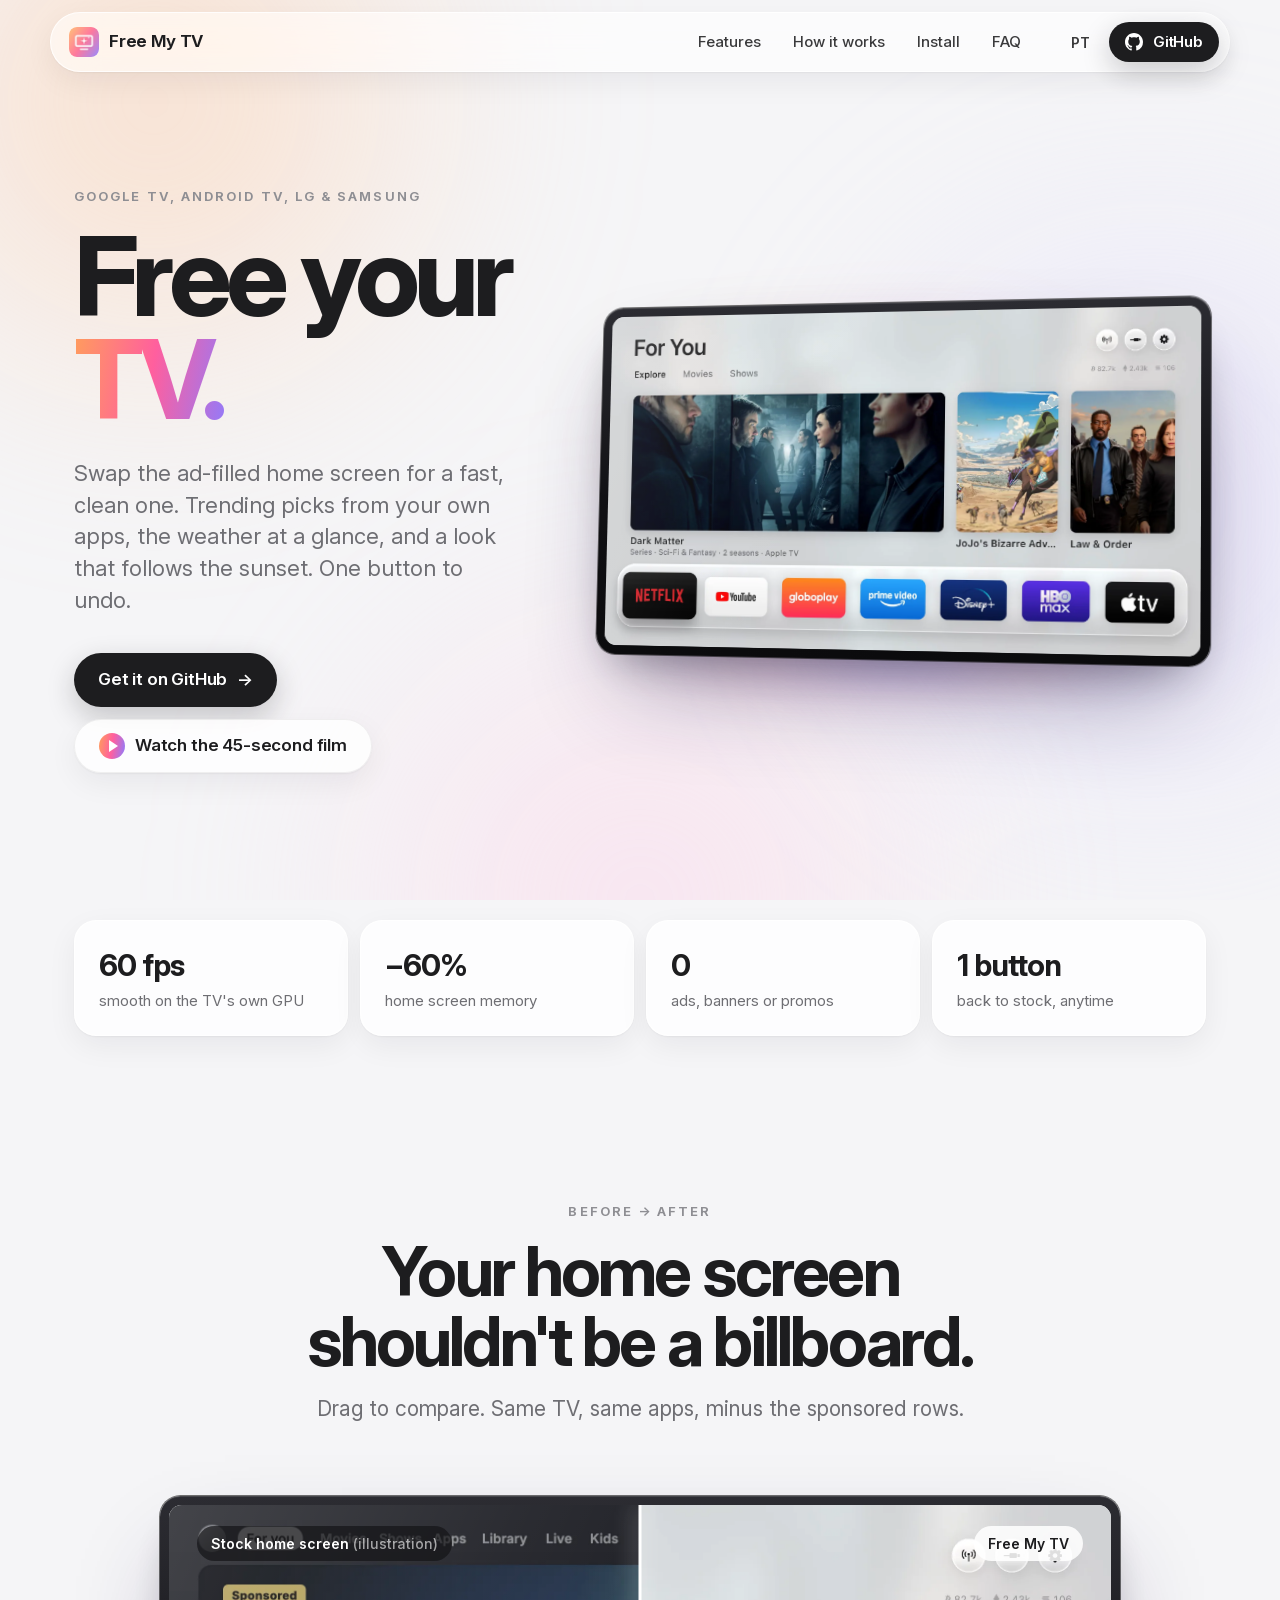
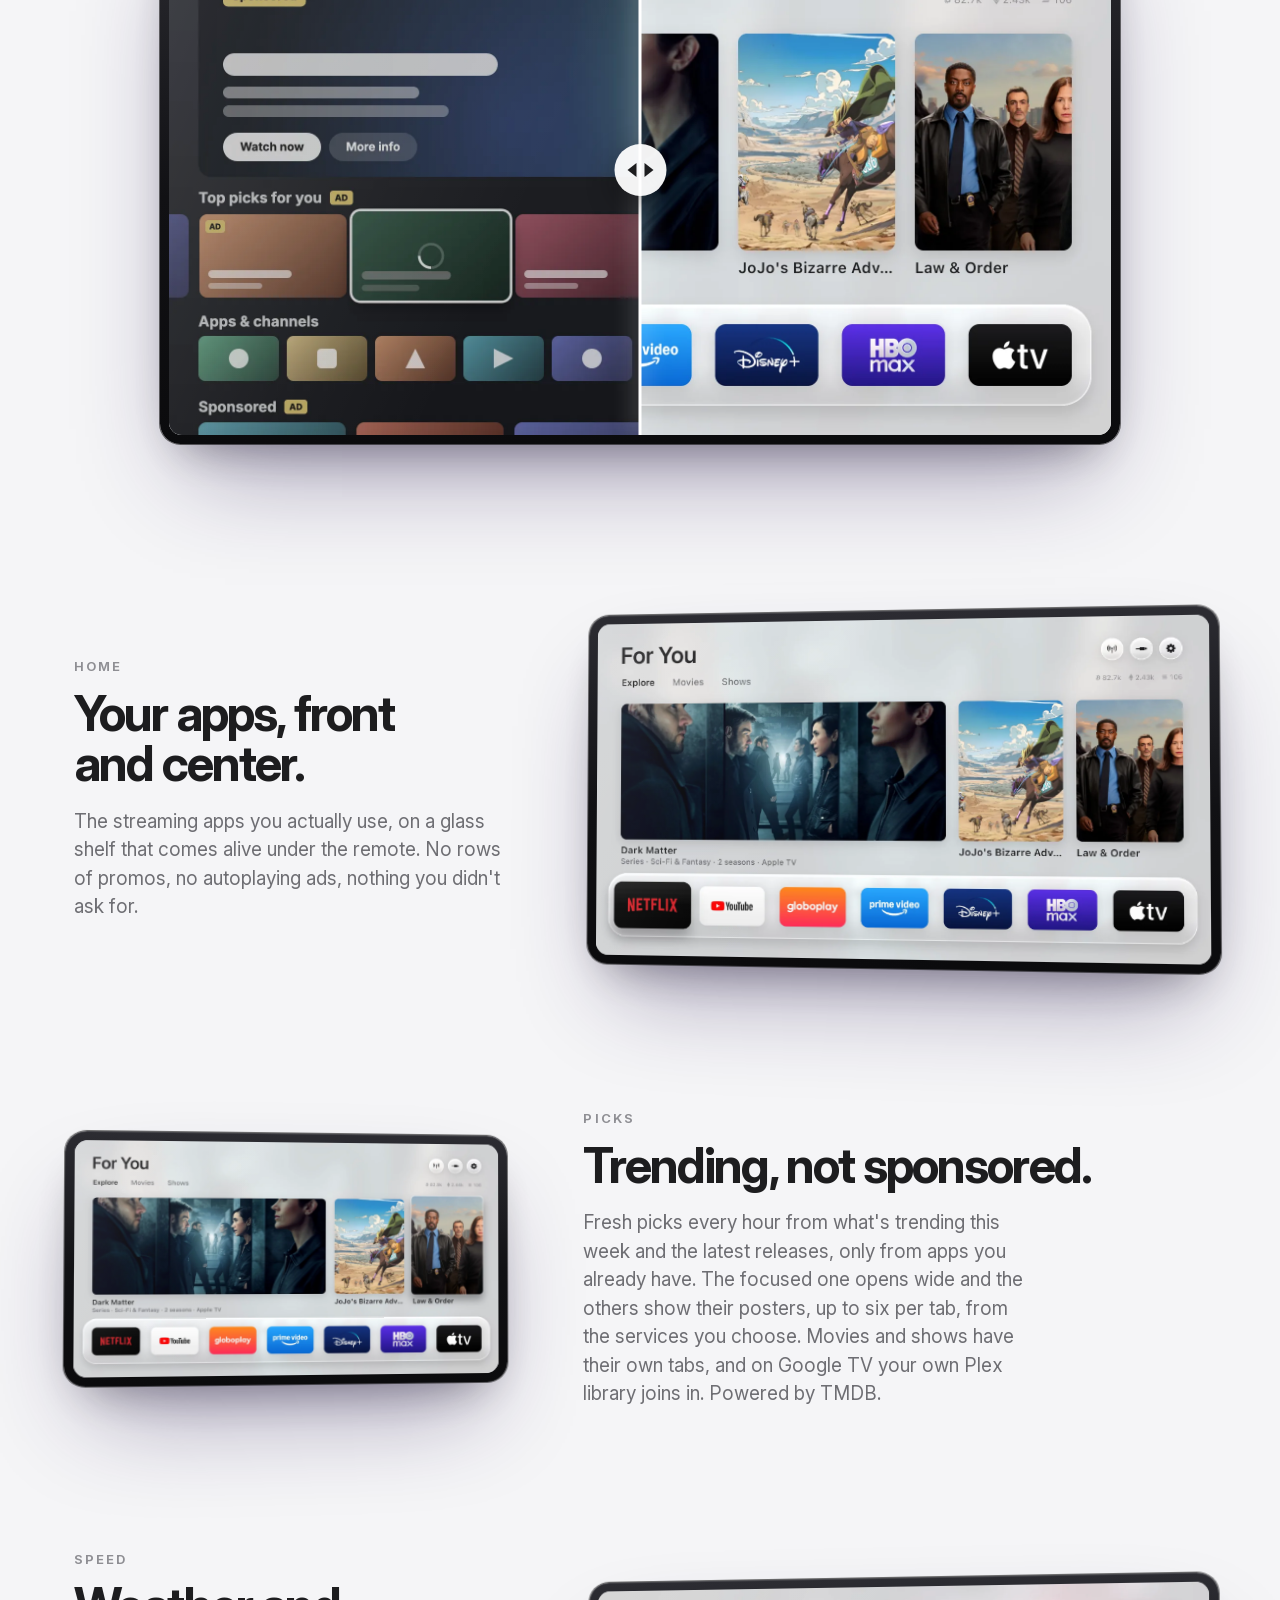
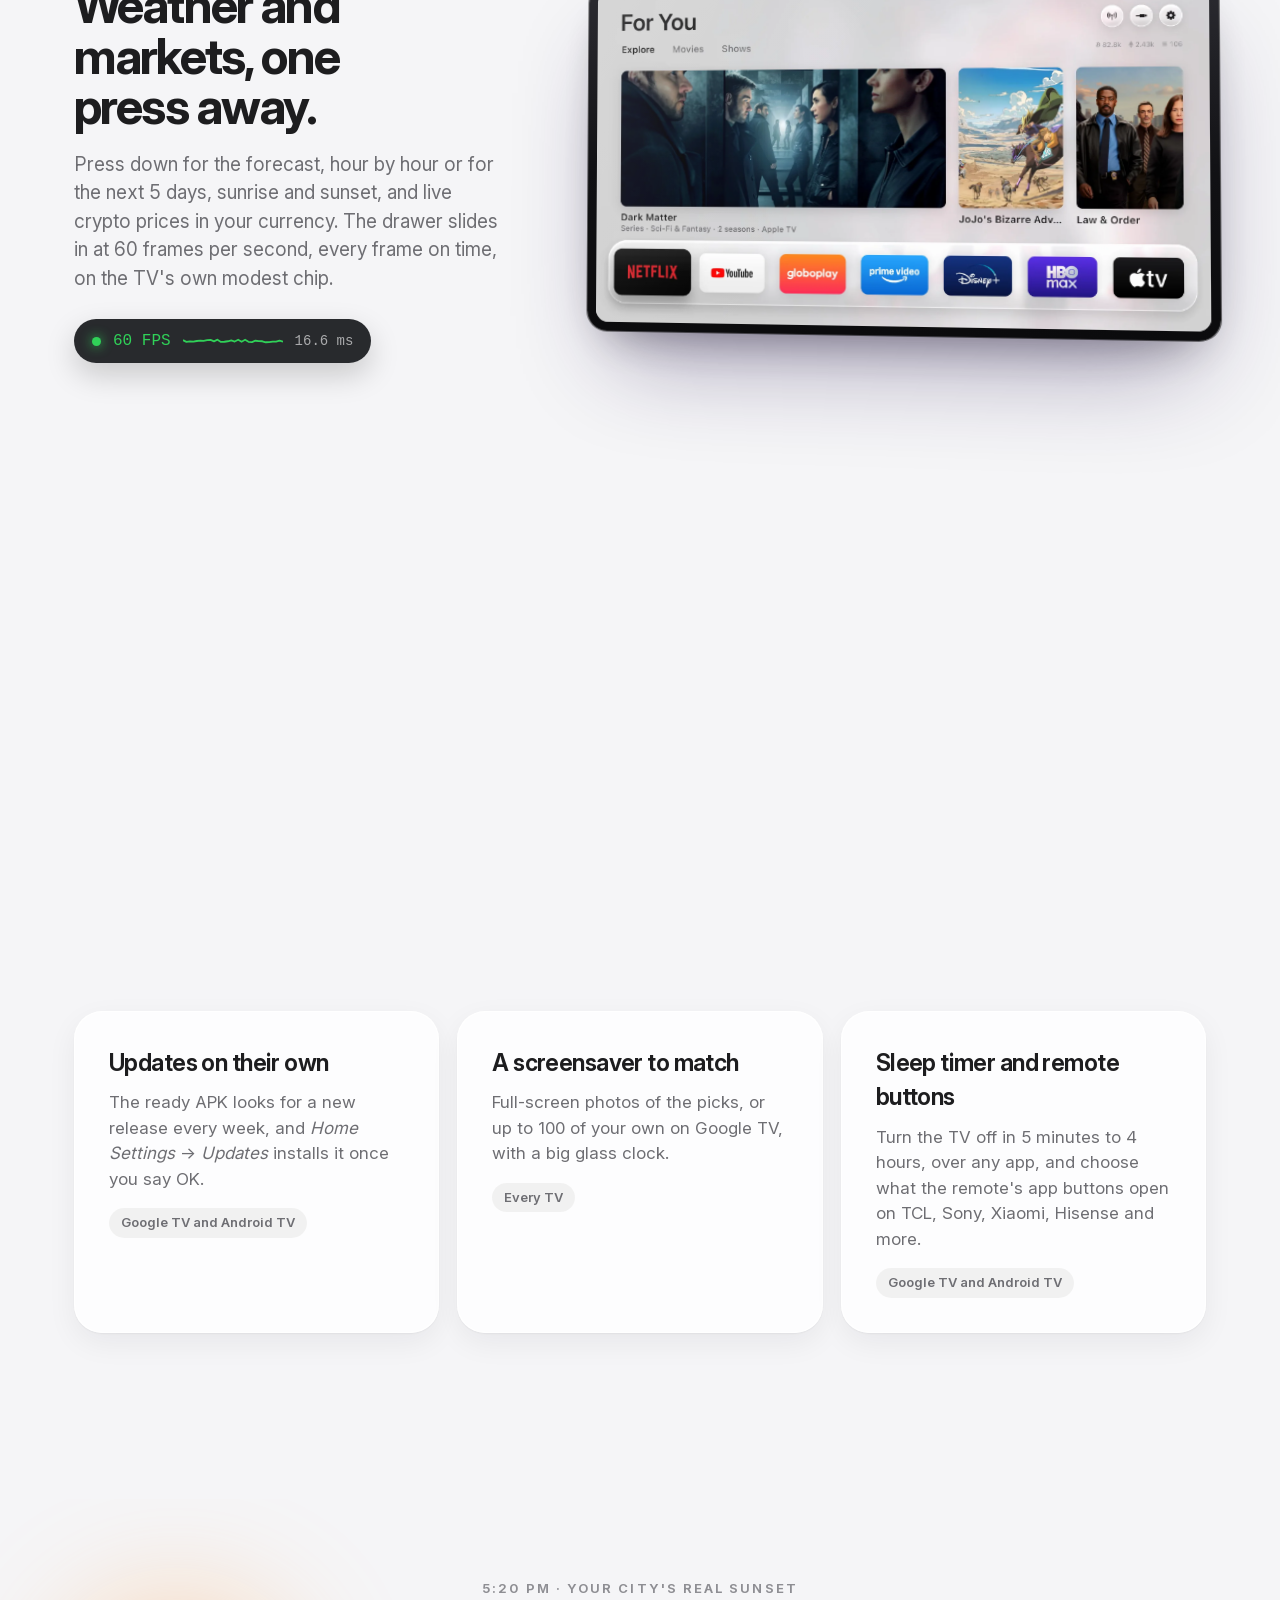
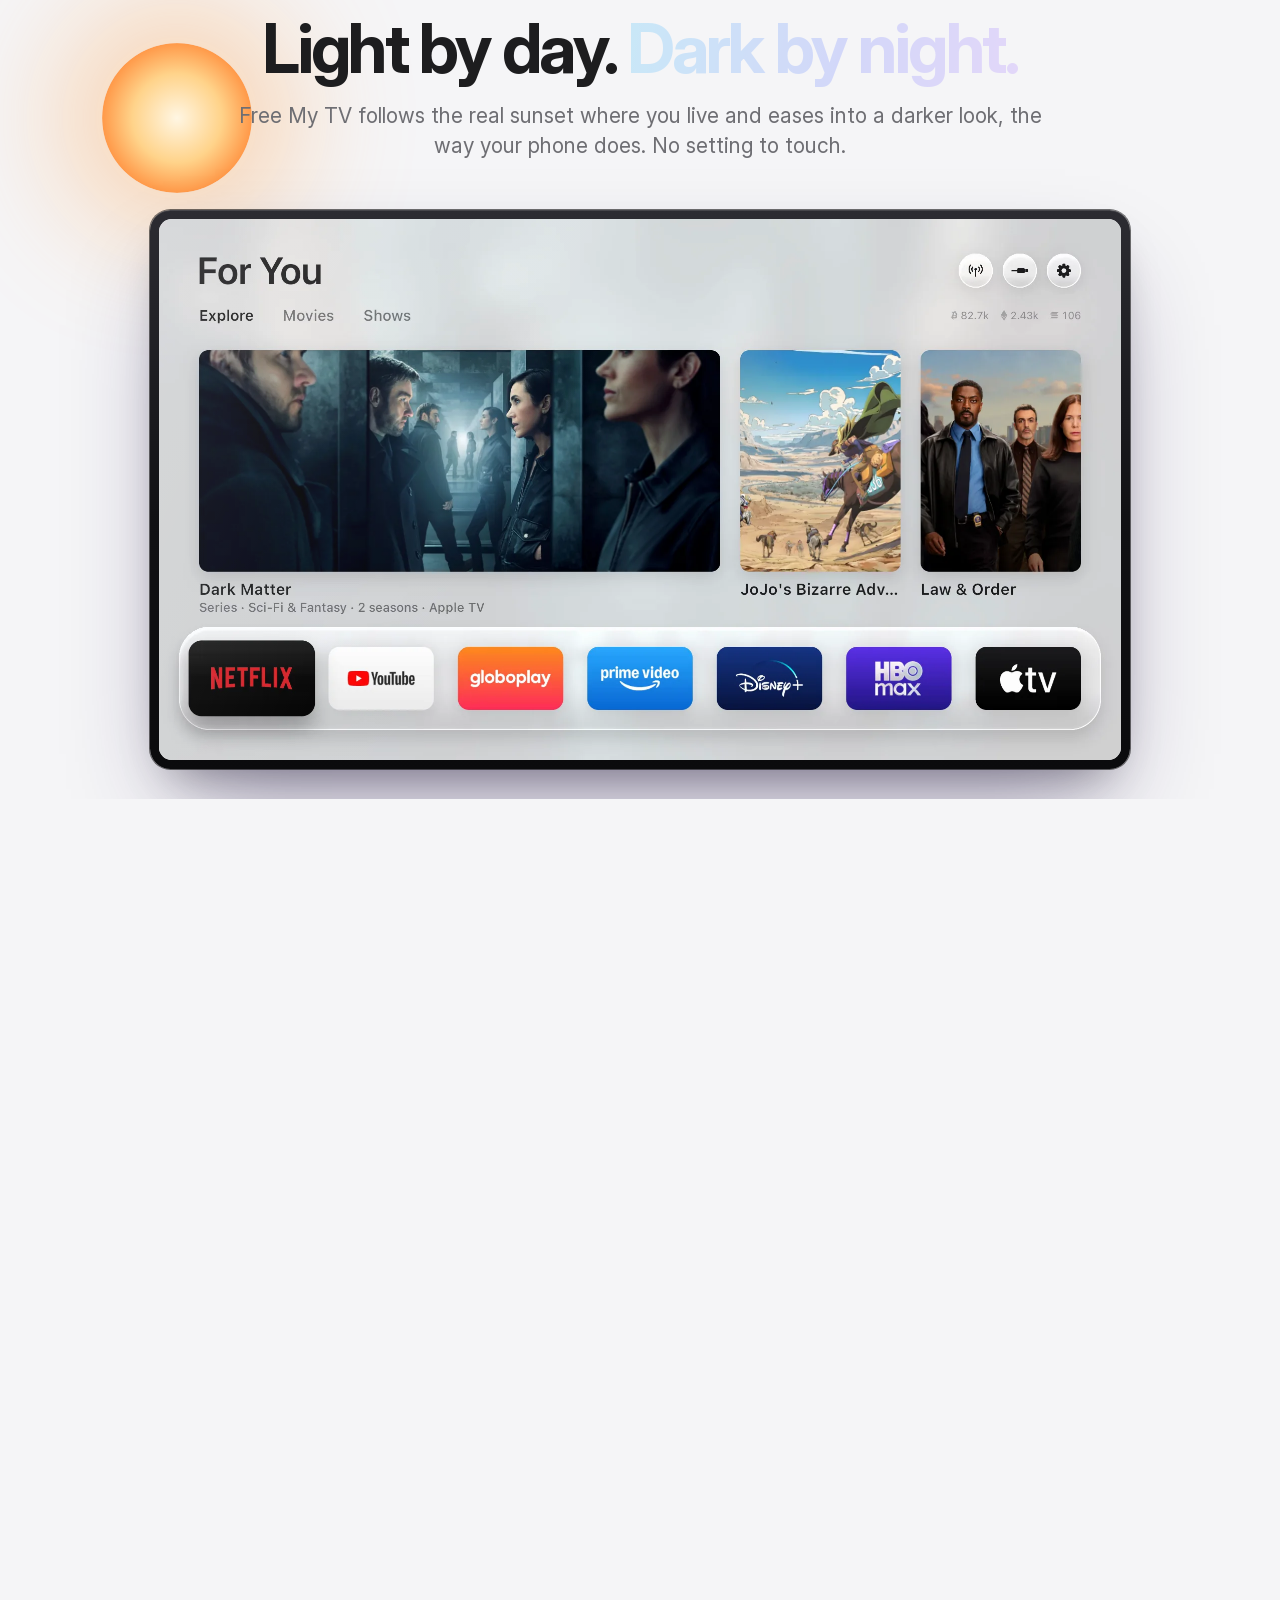
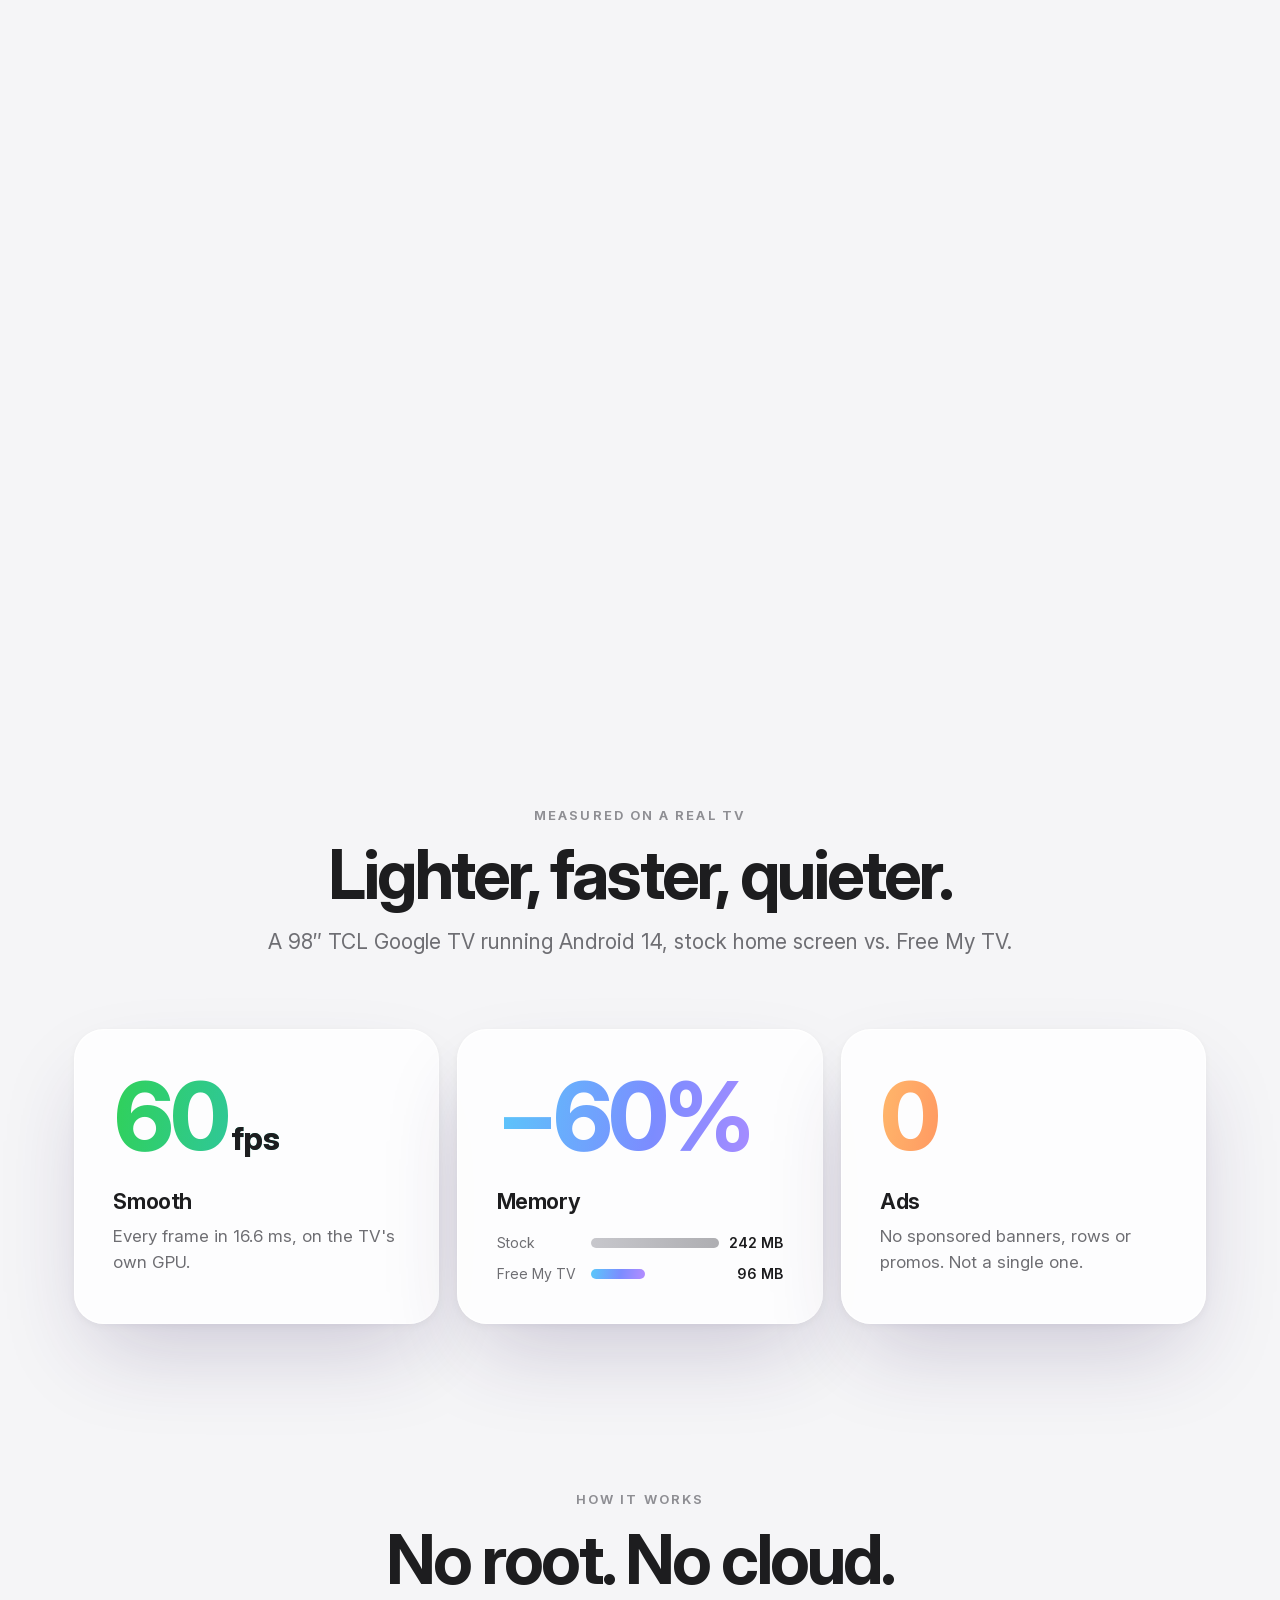
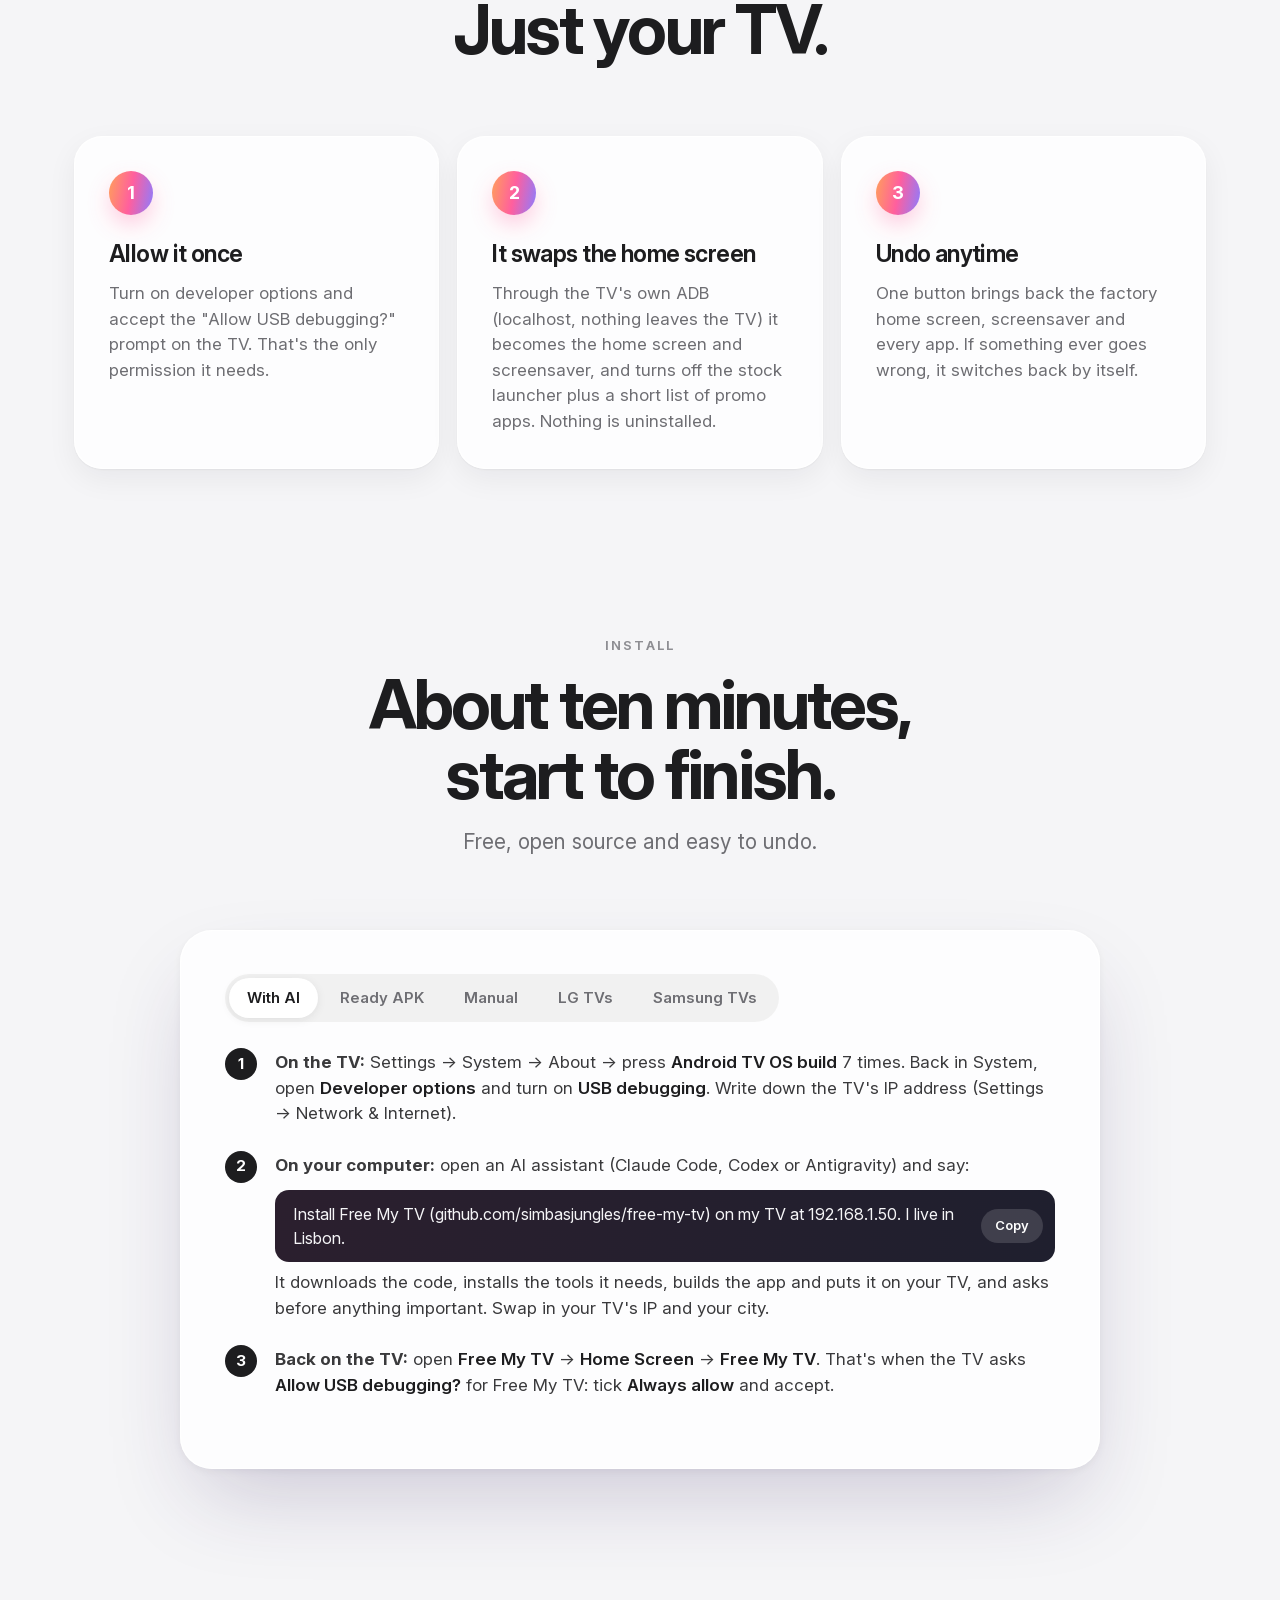
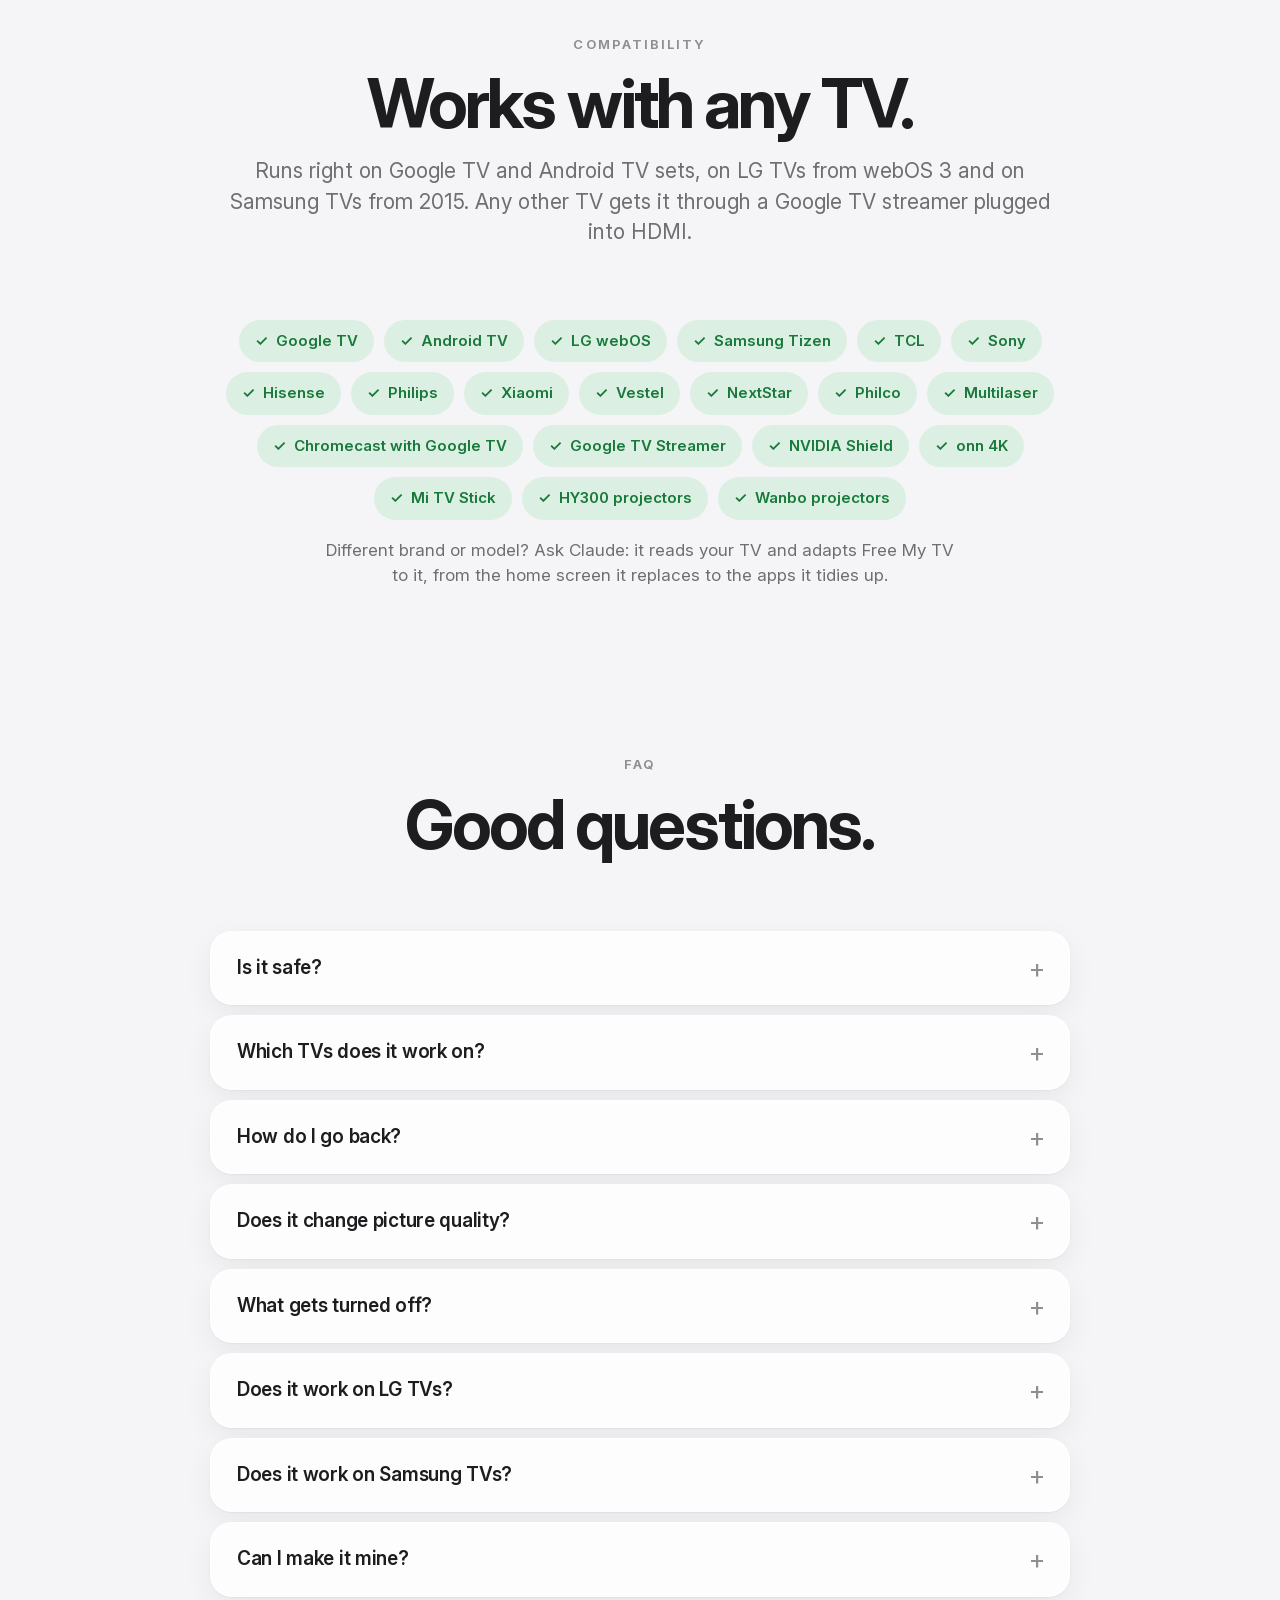
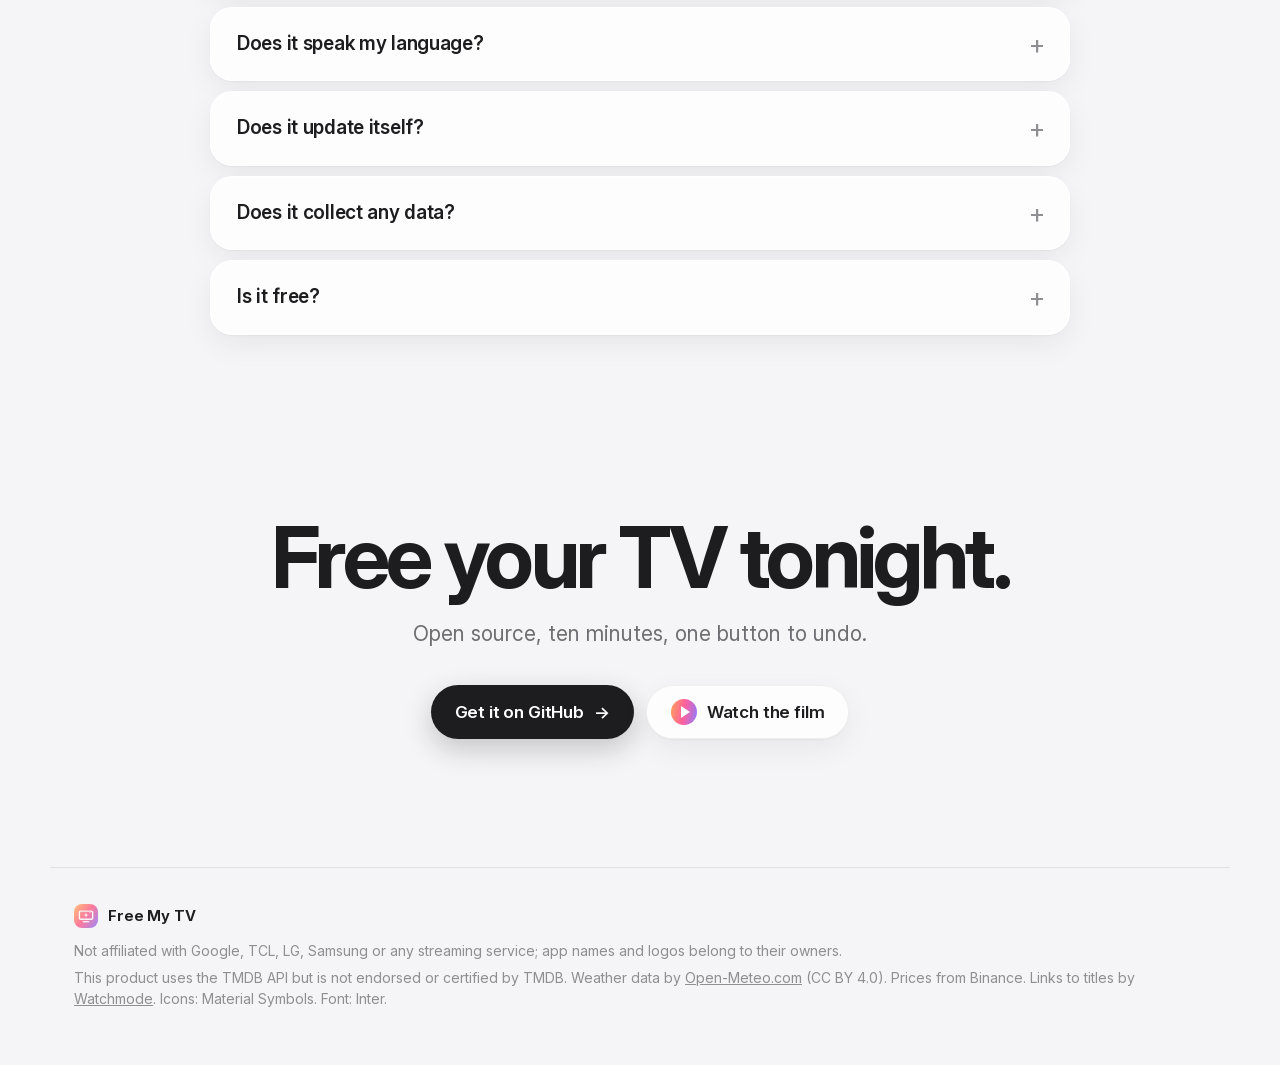
<file: docs/index.html>
<!doctype html>
<html lang="en">
<head>
  <meta charset="utf-8">
  <meta name="viewport" content="width=device-width, initial-scale=1, viewport-fit=cover">
  <script>
    // Brazilians (a Portuguese browser or a Brazilian time zone) get the Portuguese page; the PT/EN switch wins.
    (function () {
      var lang;
      try { lang = localStorage.getItem("lang"); } catch (e) {}
      if (!lang) {
        var zone = "";
        try { zone = Intl.DateTimeFormat().resolvedOptions().timeZone || ""; } catch (e) {}
        var brazil = /^(America\/(Sao_Paulo|Rio_Branco|Manaus|Cuiaba|Campo_Grande|Porto_Velho|Boa_Vista|Belem|Fortaleza|Recife|Araguaina|Maceio|Bahia|Santarem|Noronha|Eirunepe)|Brazil\/)/.test(zone);
        lang = brazil || /^pt\b/i.test(navigator.language || "") ? "pt" : "en";
      }
      if (lang === "pt") location.replace("pt/" + location.search + location.hash);
    })();
  </script>
  <title>Free My TV — a fast, ad-free home screen for Google TV, LG and Samsung TVs</title>
  <meta name="description" content="Open-source home screen for Google TV, Android TV, LG and Samsung TVs. No ads, 60 fps, trending picks from your own apps and a look that follows the sunset. One button to undo.">
  <link rel="canonical" href="https://freemytv.io/">
  <link rel="alternate" hreflang="en" href="https://freemytv.io/">
  <link rel="alternate" hreflang="pt-BR" href="https://freemytv.io/pt/">
  <link rel="alternate" hreflang="x-default" href="https://freemytv.io/">
  <meta name="theme-color" content="#F5F5F7">
  <meta property="og:type" content="website">
  <meta property="og:locale" content="en_US">
  <meta property="og:locale:alternate" content="pt_BR">
  <meta property="og:url" content="https://freemytv.io/">
  <meta property="og:title" content="Free My TV">
  <meta property="og:description" content="A fast, ad-free home screen for Google TV, LG and Samsung TVs. Open source. One button to undo.">
  <meta property="og:image" content="https://freemytv.io/assets/og.jpg">
  <meta property="og:image:width" content="1200">
  <meta property="og:image:height" content="630">
  <meta name="twitter:card" content="summary_large_image">
  <meta name="twitter:title" content="Free My TV">
  <meta name="twitter:description" content="A fast, ad-free home screen for Google TV, LG and Samsung TVs. Open source. One button to undo.">
  <meta name="twitter:image" content="https://freemytv.io/assets/og.jpg">
  <link rel="icon" type="image/png" href="assets/favicon-64.png">
  <link rel="apple-touch-icon" href="assets/apple-touch-icon.png">
  <link rel="preload" href="assets/fonts/InterVariable.ttf" as="font" type="font/ttf" crossorigin>
  <link rel="stylesheet" href="styles.css">
</head>
<body>
  <div class="sky" aria-hidden="true"><span class="blob b1"></span><span class="blob b2"></span><span class="blob b3"></span></div>

  <header class="nav" id="nav">
    <a class="brand" href="#top" aria-label="Free My TV, back to top">
      <img src="assets/icon-512.png" alt="" width="30" height="30">
      <span>Free My TV</span>
    </a>
    <nav class="links" aria-label="Sections">
      <a href="#features">Features</a>
      <a href="#how">How it works</a>
      <a href="#install">Install</a>
      <a href="#faq">FAQ</a>
    </nav>
    <div class="nav-end">
      <a class="lang" href="pt/" hreflang="pt-BR" lang="pt-BR" data-lang="pt" aria-label="Ler em português">PT</a>
      <a class="btn btn-dark btn-sm" href="https://github.com/simbasjungles/free-my-tv" rel="noopener">
      <svg class="gh" viewBox="0 0 16 16" aria-hidden="true"><path d="M8 0C3.58 0 0 3.58 0 8c0 3.54 2.29 6.53 5.47 7.59.4.07.55-.17.55-.38 0-.19-.01-.82-.01-1.49-2.01.37-2.53-.49-2.69-.94-.09-.23-.48-.94-.82-1.13-.28-.15-.68-.52-.01-.53.63-.01 1.08.58 1.23.82.72 1.21 1.87.87 2.33.66.07-.52.28-.87.51-1.07-1.78-.2-3.64-.89-3.64-3.95 0-.87.31-1.59.82-2.15-.08-.2-.36-1.02.08-2.12 0 0 .67-.21 2.2.82.64-.18 1.32-.27 2-.27.68 0 1.36.09 2 .27 1.53-1.04 2.2-.82 2.2-.82.44 1.1.16 1.92.08 2.12.51.56.82 1.27.82 2.15 0 3.07-1.87 3.75-3.65 3.95.29.25.54.73.54 1.48 0 1.07-.01 1.93-.01 2.2 0 .21.15.46.55.38A8.013 8.013 0 0016 8c0-4.42-3.58-8-8-8z"/></svg>
      <span>GitHub</span>
      </a>
    </div>
  </header>

  <main id="top">
    <!-- Hero -->
    <section class="hero">
      <div class="hero-copy">
        <p class="kicker" data-reveal>Google TV, Android TV, LG &amp; Samsung</p>
        <h1 data-reveal>Free your <span class="grad">TV.</span></h1>
        <p class="lede" data-reveal>Swap the ad-filled home screen for a fast, clean one. Trending picks from your own apps, the weather at a glance, and a look that follows the sunset. One button to undo.</p>
        <div class="cta" data-reveal>
          <a class="btn btn-dark" href="https://github.com/simbasjungles/free-my-tv" rel="noopener">Get it on GitHub <span aria-hidden="true">→</span></a>
          <button class="btn btn-glass" type="button" data-film><span class="play" aria-hidden="true"></span>Watch the 45-second film</button>
        </div>
      </div>
      <div class="hero-stage" data-reveal>
        <div class="tv tilt" id="heroTv">
          <div class="screen">
            <video data-src="assets/nav.mp4" poster="assets/nav-poster.webp" muted loop playsinline preload="none" aria-label="The Free My TV home screen, moving through the apps"></video>
          </div>
        </div>
        <div class="floor" aria-hidden="true"></div>
      </div>
      <ul class="stats" data-reveal>
        <li><b>60 fps</b><span>smooth on the TV's own GPU</span></li>
        <li><b>−60%</b><span>home screen memory</span></li>
        <li><b>0</b><span>ads, banners or promos</span></li>
        <li><b>1 button</b><span>back to stock, anytime</span></li>
      </ul>
    </section>

    <!-- Before / after -->
    <section class="section compare" id="compare">
      <div class="head" data-reveal>
        <p class="kicker">Before → after</p>
        <h2>Your home screen shouldn't be a billboard.</h2>
        <p class="sub">Drag to compare. Same TV, same apps, minus the sponsored rows.</p>
      </div>
      <div class="tv ba" id="ba" data-reveal tabindex="0" role="slider" aria-label="Compare the stock home screen with Free My TV" aria-valuemin="0" aria-valuemax="100" aria-valuenow="50">
        <div class="screen">
          <img class="after" src="assets/home-day.webp" alt="The Free My TV home screen: three picks, a glass shelf of apps" loading="lazy">
          <div class="before-wrap"><img class="before" src="assets/before.webp" alt="A typical stock home screen full of sponsored rows (illustration)" loading="lazy"></div>
          <span class="tag tag-l">Stock home screen <em>(illustration)</em></span>
          <span class="tag tag-r">Free My TV</span>
          <div class="handle" aria-hidden="true"><span></span></div>
        </div>
      </div>
    </section>

    <!-- Features -->
    <section class="section features" id="features">
      <article class="feature" data-reveal>
        <div class="copy">
          <p class="kicker">Home</p>
          <h3>Your apps, front and center.</h3>
          <p>The streaming apps you actually use, on a glass shelf that comes alive under the remote. No rows of promos, no autoplaying ads, nothing you didn't ask for.</p>
        </div>
        <div class="tv"><div class="screen"><video data-src="assets/nav.mp4" poster="assets/nav-poster.webp" muted loop playsinline preload="none" aria-label="Moving across the app shelf"></video></div></div>
      </article>

      <article class="feature flip" data-reveal>
        <div class="copy">
          <p class="kicker">Picks</p>
          <h3>Trending, not sponsored.</h3>
          <p>Fresh picks every hour from what's trending this week and the latest releases, only from apps you already have. The focused one opens wide and the others show their posters, up to six per tab, from the services you choose. Movies and shows have their own tabs, and on Google TV your own Plex library joins in. Powered by TMDB.</p>
        </div>
        <div class="tv"><div class="screen"><video data-src="assets/tabs.mp4" poster="assets/tabs-poster.webp" muted loop playsinline preload="none" aria-label="Switching between Explore, Movies and Shows"></video></div></div>
      </article>

      <article class="feature" data-reveal>
        <div class="copy">
          <p class="kicker">Speed</p>
          <h3>Weather and markets, one press away.</h3>
          <p>Press down for the forecast, hour by hour or for the next 5 days, sunrise and sunset, and live crypto prices in your currency. The drawer slides in at 60 frames per second, every frame on time, on the TV's own modest chip.</p>
          <div class="hud" aria-hidden="true"><i></i><b>60 FPS</b><svg viewBox="0 0 120 24" preserveAspectRatio="none"><polyline id="spark" fill="none" points=""/></svg><span>16.6 ms</span></div>
        </div>
        <div class="tv"><div class="screen"><video data-src="assets/drawer.mp4" poster="assets/drawer-poster.webp" muted loop playsinline preload="none" aria-label="The drawer with weather and crypto opening"></video></div></div>
      </article>
    </section>

    <!-- More -->
    <section class="section extras" id="more">
      <div class="head" data-reveal>
        <p class="kicker">And more</p>
        <h2>All the little things.</h2>
      </div>
      <ul class="steps">
        <li class="step" data-reveal>
          <h4>Continue Watching</h4>
          <p>Choose what tops the home screen: the picks, a big clock, or what you left halfway, with its progress. OK picks it up in its app.</p>
          <span class="where">Google TV and Android TV</span>
        </li>
        <li class="step" data-reveal>
          <h4>Now Playing</h4>
          <p>Music, a podcast or the radio in the background shows on the home screen and the screensaver: the title, the artist and the app. Turn it on in Home Settings.</p>
          <span class="where">Google TV and Android TV</span>
        </li>
        <li class="step" data-reveal>
          <h4>Your key from your phone</h4>
          <p><em>Home Settings</em> → <em>TMDB key</em> shows a QR code: scan it, paste your free key, and the picks light up. On LG and Samsung, type it with the remote.</p>
          <span class="where">Every TV</span>
        </li>
        <li class="step" data-reveal>
          <h4>Updates on their own</h4>
          <p>The ready APK looks for a new release every week, and <em>Home Settings</em> → <em>Updates</em> installs it once you say OK.</p>
          <span class="where">Google TV and Android TV</span>
        </li>
        <li class="step" data-reveal>
          <h4>A screensaver to match</h4>
          <p>Full-screen photos of the picks, or up to 100 of your own on Google TV, with a big glass clock.</p>
          <span class="where">Every TV</span>
        </li>
        <li class="step" data-reveal>
          <h4>Sleep timer and remote buttons</h4>
          <p>Turn the TV off in 5 minutes to 4 hours, over any app, and choose what the remote's app buttons open on TCL, Sony, Xiaomi, Hisense and more.</p>
          <span class="where">Google TV and Android TV</span>
        </li>
      </ul>
    </section>

    <!-- Sunset: scroll to go from day to night -->
    <section class="sunset" id="sunset" aria-label="Light by day, dark by night">
      <div class="sticky">
        <div class="stars" aria-hidden="true"></div>
        <div class="sun" aria-hidden="true"></div>
        <div class="moon" aria-hidden="true"></div>
        <div class="head">
          <p class="kicker"><span class="clock" id="sunClock">5:20 PM</span> · your city's real sunset</p>
          <h2><span class="w-day">Light by day.</span> <span class="w-night">Dark by night.</span></h2>
          <p class="sub">Free My TV follows the real sunset where you live and eases into a darker look, the way your phone does. No setting to touch.</p>
        </div>
        <div class="tv"><div class="screen">
          <img src="assets/day.webp" alt="The home screen during the day" loading="lazy">
          <img class="night" src="assets/night.webp" alt="The same home screen at night" loading="lazy">
        </div></div>
      </div>
    </section>

    <!-- Numbers -->
    <section class="section numbers" id="numbers">
      <div class="head" data-reveal>
        <p class="kicker">Measured on a real TV</p>
        <h2>Lighter, faster, quieter.</h2>
        <p class="sub">A 98″ TCL Google TV running Android 14, stock home screen vs. Free My TV.</p>
      </div>
      <div class="cards">
        <div class="card" data-reveal><b class="big grad-mint"><span data-count="60">0</span><small>fps</small></b><h4>Smooth</h4><p>Every frame in 16.6 ms, on the TV's own GPU.</p></div>
        <div class="card" data-reveal><b class="big grad-sky">−<span data-count="60">0</span>%</b><h4>Memory</h4>
          <div class="bars"><div><span>Stock</span><i style="--w:100%"></i><em>242 MB</em></div><div><span>Free My TV</span><i style="--w:40%"></i><em>96 MB</em></div></div>
        </div>
        <div class="card" data-reveal><b class="big grad-sun">0</b><h4>Ads</h4><p>No sponsored banners, rows or promos. Not a single one.</p></div>
      </div>
    </section>

    <!-- How it works -->
    <section class="section how" id="how">
      <div class="head" data-reveal>
        <p class="kicker">How it works</p>
        <h2>No root. No cloud. Just your TV.</h2>
      </div>
      <ol class="steps">
        <li class="step" data-reveal>
          <span class="num">1</span>
          <h4>Allow it once</h4>
          <p>Turn on developer options and accept the "Allow USB debugging?" prompt on the TV. That's the only permission it needs.</p>
        </li>
        <li class="step" data-reveal>
          <span class="num">2</span>
          <h4>It swaps the home screen</h4>
          <p>Through the TV's own ADB (localhost, nothing leaves the TV) it becomes the home screen and screensaver, and turns off the stock launcher plus a short list of promo apps. Nothing is uninstalled.</p>
        </li>
        <li class="step" data-reveal>
          <span class="num">3</span>
          <h4>Undo anytime</h4>
          <p>One button brings back the factory home screen, screensaver and every app. If something ever goes wrong, it switches back by itself.</p>
        </li>
      </ol>
    </section>

    <!-- Install -->
    <section class="section install" id="install">
      <div class="head" data-reveal>
        <p class="kicker">Install</p>
        <h2>About ten minutes, start to finish.</h2>
        <p class="sub">Free, open source and easy to undo.</p>
      </div>
      <div class="panel" data-reveal>
        <div class="tabs" role="tablist" aria-label="Install method">
          <button role="tab" aria-selected="true" aria-controls="tab-claude" id="t-claude">With AI</button>
          <button role="tab" aria-selected="false" aria-controls="tab-apk" id="t-apk">Ready APK</button>
          <button role="tab" aria-selected="false" aria-controls="tab-manual" id="t-manual">Manual</button>
          <button role="tab" aria-selected="false" aria-controls="tab-lg" id="t-lg">LG TVs</button>
          <button role="tab" aria-selected="false" aria-controls="tab-samsung" id="t-samsung">Samsung TVs</button>
        </div>

        <div class="tabpanel" id="tab-claude" role="tabpanel" aria-labelledby="t-claude">
          <ol class="howto">
            <li><b>On the TV:</b> Settings → System → About → press <em>Android TV OS build</em> 7 times. Back in System, open <em>Developer options</em> and turn on <em>USB debugging</em>. Write down the TV's IP address (Settings → Network &amp; Internet).</li>
            <li><b>On your computer:</b> open an AI assistant (Claude Code, Codex or Antigravity) and say:
              <div class="code prompt"><code>Install Free My TV (github.com/simbasjungles/free-my-tv) on my TV at 192.168.1.50. I live in Lisbon.</code><button class="copy-btn" type="button" aria-label="Copy prompt">Copy</button></div>
              It downloads the code, installs the tools it needs, builds the app and puts it on your TV, and asks before anything important. Swap in your TV's IP and your city.
            </li>
            <li><b>Back on the TV:</b> open <em>Free My TV</em> → <em>Home Screen</em> → <em>Free My TV</em>. That's when the TV asks <em>Allow USB debugging?</em> for Free My TV: tick <em>Always allow</em> and accept.</li>
          </ol>
        </div>

        <div class="tabpanel" id="tab-apk" role="tabpanel" aria-labelledby="t-apk" hidden>
          <ol class="howto">
            <li><b>On the TV:</b> turn on <em>Developer options</em> and <em>USB debugging</em> (as in the first tab), and note its IP address.</li>
            <li><b>On your computer:</b> download <em>FreeMyTV.apk</em> from the <a href="https://github.com/simbasjungles/free-my-tv/releases/latest" rel="noopener">latest release</a> and install it with adb (on a Mac, <em>brew install android-platform-tools</em>):
              <div class="code"><code>adb connect 192.168.1.50:5555 &amp;&amp; adb install -r FreeMyTV.apk</code><button class="copy-btn" type="button" aria-label="Copy command">Copy</button></div>
              On Android 14, if Play Protect holds it, choose <em>More details</em> → <em>Install anyway</em>. On TCL TVs, also let it run in the background (TCL blocks it by default):
              <div class="code"><code>adb shell &quot;appops set io.freemytv AUTO_START allow || appops set io.freemytv APP_AUTO_START allow&quot;</code><button class="copy-btn" type="button" aria-label="Copy command">Copy</button></div>
            </li>
            <li><b>On the TV:</b> open <em>Free My TV</em> → <em>Home Screen</em> → <em>Free My TV</em>, and when the TV asks <em>Allow USB debugging?</em>, tick <em>Always allow</em> and accept.</li>
            <li><b>The picks:</b> <em>Home Settings</em> → <em>TMDB key</em> shows a QR code: scan it with your phone and paste your <a href="https://www.themoviedb.org/settings/api" rel="noopener">free TMDB key</a>. Your city comes from the TV's time zone, and new versions install from <em>Home Settings</em> → <em>Updates</em>.</li>
          </ol>
        </div>

        <div class="tabpanel" id="tab-manual" role="tabpanel" aria-labelledby="t-manual" hidden>
          <ol class="howto">
            <li><b>On the TV:</b> turn on <em>Developer options</em> and <em>USB debugging</em> (as in the other tab), and note its IP address.</li>
            <li><b>Tools:</b> a JDK (17+), the Android SDK command-line tools and adb. On a Mac:
              <div class="code"><code>brew install --cask temurin android-commandlinetools android-platform-tools &amp;&amp; sdkmanager "build-tools;34.0.0" "platforms;android-34"</code><button class="copy-btn" type="button" aria-label="Copy command">Copy</button></div>
            </li>
            <li><b>Build:</b> the first run creates <em>config.properties</em>. Add your city there and, for the trending picks, a <a href="https://www.themoviedb.org/settings/api" rel="noopener">free TMDB key</a>. Then build again.
              <div class="code"><code>git clone https://github.com/simbasjungles/free-my-tv &amp;&amp; cd free-my-tv &amp;&amp; ./build.sh</code><button class="copy-btn" type="button" aria-label="Copy command">Copy</button></div>
            </li>
            <li><b>Install:</b>
              <div class="code"><code>adb connect 192.168.1.50:5555 &amp;&amp; adb install -r FreeMyTV.apk</code><button class="copy-btn" type="button" aria-label="Copy command">Copy</button></div>
              On TCL TVs, also let it run in the background (TCL blocks it by default):
              <div class="code"><code>adb shell &quot;appops set io.freemytv AUTO_START allow || appops set io.freemytv APP_AUTO_START allow&quot;</code><button class="copy-btn" type="button" aria-label="Copy command">Copy</button></div>
            </li>
            <li><b>On the TV:</b> open <em>Free My TV</em> → <em>Home Screen</em> → <em>Free My TV</em>.</li>
          </ol>
        </div>

        <div class="tabpanel" id="tab-lg" role="tabpanel" aria-labelledby="t-lg" hidden>
          <ol class="howto">
            <li><b>On the TV:</b> in the LG Content Store, install <em>Developer Mode</em>. Sign in with a free <a href="https://webostv.developer.lge.com" rel="noopener">LG developer account</a>, turn on <em>Dev Mode Status</em> (the TV restarts), then turn on <em>Key Server</em>. Write down the IP address and the passphrase it shows.</li>
            <li><b>With the webOS Homebrew Channel:</b> add this repository in the Channel's settings, and install Free My TV from its list (updates come from there too). It takes your city from the TV's time zone; for the picks, type your free TMDB key in <em>Home Settings</em> → <em>TMDB key</em>.
              <div class="code"><code>https://freemytv.io/webos/apps.json</code><button class="copy-btn" type="button" aria-label="Copy address">Copy</button></div>
            </li>
            <li><b>Or build it on your computer</b> with your city in <em>config.properties</em>, as for Google TV:
              <div class="code"><code>git clone https://github.com/simbasjungles/free-my-tv &amp;&amp; cd free-my-tv &amp;&amp; python3 webos/build.py</code><button class="copy-btn" type="button" aria-label="Copy command">Copy</button></div>
            </li>
            <li><b>Install your build:</b> type the TV's passphrase when it asks. Free My TV opens on the TV.
              <div class="code"><code>python3 webos/install.py 192.168.1.50</code><button class="copy-btn" type="button" aria-label="Copy command">Copy</button></div>
            </li>
            <li><b>One press away:</b> while it's open, hold a number key on the remote. From then on, that key opens Free My TV from anywhere. Press <em>EXTEND</em> in Developer Mode once a month to keep it.</li>
          </ol>
        </div>

        <div class="tabpanel" id="tab-samsung" role="tabpanel" aria-labelledby="t-samsung" hidden>
          <ol class="howto">
            <li><b>On the TV:</b> open <em>Apps</em> and type <em>1&nbsp;2&nbsp;3&nbsp;4&nbsp;5</em> on the remote. Turn <em>Developer mode</em> on, type your computer's IP address in <em>Host PC IP</em>, and restart the TV.</li>
            <li><b>On your computer:</b> download <a href="https://github.com/reisxd/TizenBrewInstaller/releases/latest" rel="noopener">TizenBrew Installer</a>, the community's installer for Samsung TVs, open it and connect to your TV.</li>
            <li><b>Install from GitHub:</b> type this. On 2023 and newer TVs it asks you to sign in to your Samsung account once, to sign the app for your TV.
              <div class="code"><code>simbasjungles/free-my-tv</code><button class="copy-btn" type="button" aria-label="Copy">Copy</button></div>
            </li>
            <li><b>Straight to it:</b> in the TV's settings, under <em>Start Screen Options</em>, turn on <em>Autorun Last App</em>: the TV turns on into Free My TV (on 2019 and 2020 TVs, put it first in the Home bar instead). It takes your city from the TV's time zone (change it in <em>Home Settings</em> → <em>City</em>); for the trending picks, type your free TMDB key in <em>Home Settings</em> → <em>TMDB key</em>.</li>
            <li><b>A 2015 or 2016 TV?</b> TizenBrew starts at 2017, so let your AI assistant build it for you (Developer mode as in step 1):
              <div class="code prompt"><code>Install Free My TV (github.com/simbasjungles/free-my-tv) on my Samsung TV at 192.168.1.50. I live in Lisbon.</code><button class="copy-btn" type="button" aria-label="Copy prompt">Copy</button></div>
            </li>
          </ol>
        </div>
      </div>
    </section>

    <!-- Compatibility -->
    <section class="section compat" id="compat">
      <div class="head" data-reveal>
        <p class="kicker">Compatibility</p>
        <h2>Works with any TV.</h2>
        <p class="sub">Runs right on Google TV and Android TV sets, on LG TVs from webOS 3 and on Samsung TVs from 2015. Any other TV gets it through a Google TV streamer plugged into HDMI.</p>
      </div>
      <div class="chips" data-reveal>
        <span class="chip ok">Google TV</span><span class="chip ok">Android TV</span><span class="chip ok">LG webOS</span><span class="chip ok">Samsung Tizen</span><span class="chip ok">TCL</span><span class="chip ok">Sony</span>
        <span class="chip ok">Hisense</span><span class="chip ok">Philips</span><span class="chip ok">Xiaomi</span><span class="chip ok">Vestel</span><span class="chip ok">NextStar</span><span class="chip ok">Philco</span><span class="chip ok">Multilaser</span>
        <span class="chip ok">Chromecast with Google TV</span><span class="chip ok">Google TV Streamer</span><span class="chip ok">NVIDIA Shield</span><span class="chip ok">onn 4K</span><span class="chip ok">Mi TV Stick</span>
        <span class="chip ok">HY300 projectors</span><span class="chip ok">Wanbo projectors</span>
      </div>
      <p class="note" data-reveal>Different brand or model? Ask Claude: it reads your TV and adapts Free My TV to it, from the home screen it replaces to the apps it tidies up.</p>
    </section>

    <!-- FAQ -->
    <section class="section faq" id="faq">
      <div class="head" data-reveal>
        <p class="kicker">FAQ</p>
        <h2>Good questions.</h2>
      </div>
      <div class="qs" data-reveal>
        <details><summary>Is it safe?</summary><p>It uses the same commands as Android's own developer tools, from inside the TV. Nothing is rooted or uninstalled: apps are only turned off and come back with one button. Picture, sound, inputs, the remote, Google services and the Play Store are on a never-touch list.</p></details>
        <details><summary>Which TVs does it work on?</summary><p>Google TV and Android TV from Android 8 on: TCL, Sony, Hisense, Philips, Xiaomi and more, streamers like Chromecast with Google TV and onn 4K, and LG and Samsung TVs as an app. The APK goes on the TV, not on your phone. On Huawei TVs (HarmonyOS) and Fire TV it stays an app you open, and the TV keeps its own home screen: on a Huawei, don't switch it.</p></details>
        <details><summary>How do I go back?</summary><p>Open Free My TV → Home Screen → Original. The factory home screen, screensaver and every app come back exactly as they were. If the new home screen ever crashes three times in five minutes, it switches back on its own.</p></details>
        <details><summary>Does it change picture quality?</summary><p>No. Picture settings aren't touched, and videos play through the same hardware path. We measured the same resolution and the same video source in both modes.</p></details>
        <details><summary>What gets turned off?</summary><p>The stock home screen and screensaver (replaced), Google TV's recovery home, Play Games and YouTube Music, and on TCL TVs the messages, store demo, hotel menu, manuals, mirroring and logging apps (and the like on Philco, Multilaser and NextStar TVs). Google Assistant only if you ask for it in the config.</p></details>
        <details><summary>Does it work on LG TVs?</summary><p>Yes, from webOS 3 on. It installs through LG's own Developer Mode, or from the webOS Homebrew Channel, with nothing rooted or changed on the TV, and it opens with one press of a number key. Same home screen, same picks, weather and prices; for the picks, type your free TMDB key in its Home Settings. Press EXTEND in the Developer Mode app once a month to keep it.</p></details>
        <details><summary>Does it work on Samsung TVs?</summary><p>Yes, on Samsung TVs from 2015 on. It installs through Samsung's own Developer Mode with TizenBrew Installer, the community's installer (2017 and newer), or as your own build, with nothing rooted or changed on the TV. Same home screen, weather and prices, with your city from the TV's time zone. For the trending picks, type your free TMDB key in its Home Settings.</p></details>
        <details><summary>Can I make it mine?</summary><p>That's the idea. Open the folder in Claude Code and just ask: "add Crunchyroll to the shelf", "show prices in euros", "set it up for my Sony". It changes the code, rebuilds the app and puts it on your TV.</p></details>
        <details><summary>Does it speak my language?</summary><p>English, Spanish, Portuguese, Russian, German, French, Italian, Japanese and 18 more, following the TV's language, or the one you pick in its settings. Want another one? Ask Claude to add it.</p></details>
        <details><summary>Does it update itself?</summary><p>On Google TV and Android TV, the ready APK looks for a new release once a week and installs it when you say OK, in <em>Home Settings</em> → <em>Updates</em>. On LG, the Homebrew Channel brings the new version; on Samsung, TizenBrew Installer installs the latest release over the one you have.</p></details>
        <details><summary>Does it collect any data?</summary><p>No accounts, no analytics, no tracking. It only talks to TMDB (picks), Open-Meteo (weather, for your city) and Binance (prices), and Watchmode (links to titles), your own Plex server, your own Immich server (your photos) and Trakt (what you're watching, on Google TV) only if you set them up; the Trakt sign-in stays on the TV. On Google TV and Android TV, the ready APK also asks GitHub once a week for a new version, and while <em>Home Settings</em> → <em>TMDB key</em> shows its QR code, the TV answers your phone on your home network (one key, 5 minutes at most).</p></details>
        <details><summary>Is it free?</summary><p>Yes. MIT license, and the TMDB key is free too.</p></details>
      </div>
    </section>

    <!-- Final CTA -->
    <section class="final" data-reveal>
      <h2>Free your TV tonight.</h2>
      <p class="sub">Open source, ten minutes, one button to undo.</p>
      <div class="cta">
        <a class="btn btn-dark" href="https://github.com/simbasjungles/free-my-tv" rel="noopener">Get it on GitHub <span aria-hidden="true">→</span></a>
        <button class="btn btn-glass" type="button" data-film><span class="play" aria-hidden="true"></span>Watch the film</button>
      </div>
    </section>
  </main>

  <footer class="foot">
    <div class="brand"><img src="assets/icon-512.png" alt="" width="24" height="24"><span>Free My TV</span></div>
    <p>Not affiliated with Google, TCL, LG, Samsung or any streaming service; app names and logos belong to their owners.</p>
    <p>This product uses the TMDB API but is not endorsed or certified by TMDB. Weather data by <a href="https://open-meteo.com/" rel="noopener">Open-Meteo.com</a> (CC BY 4.0). Prices from Binance. Links to titles by <a href="https://api.watchmode.com/" rel="noopener">Watchmode</a>. Icons: Material Symbols. Font: Inter.</p>
  </footer>

  <dialog class="film" id="film" aria-label="The Free My TV film">
    <button class="close" type="button" aria-label="Close">×</button>
    <video controls playsinline preload="none" poster="assets/film-poster.webp"><source src="assets/film.mp4" type="video/mp4"></video>
  </dialog>

  <script src="app.js" defer></script>
</body>
</html>
</file>
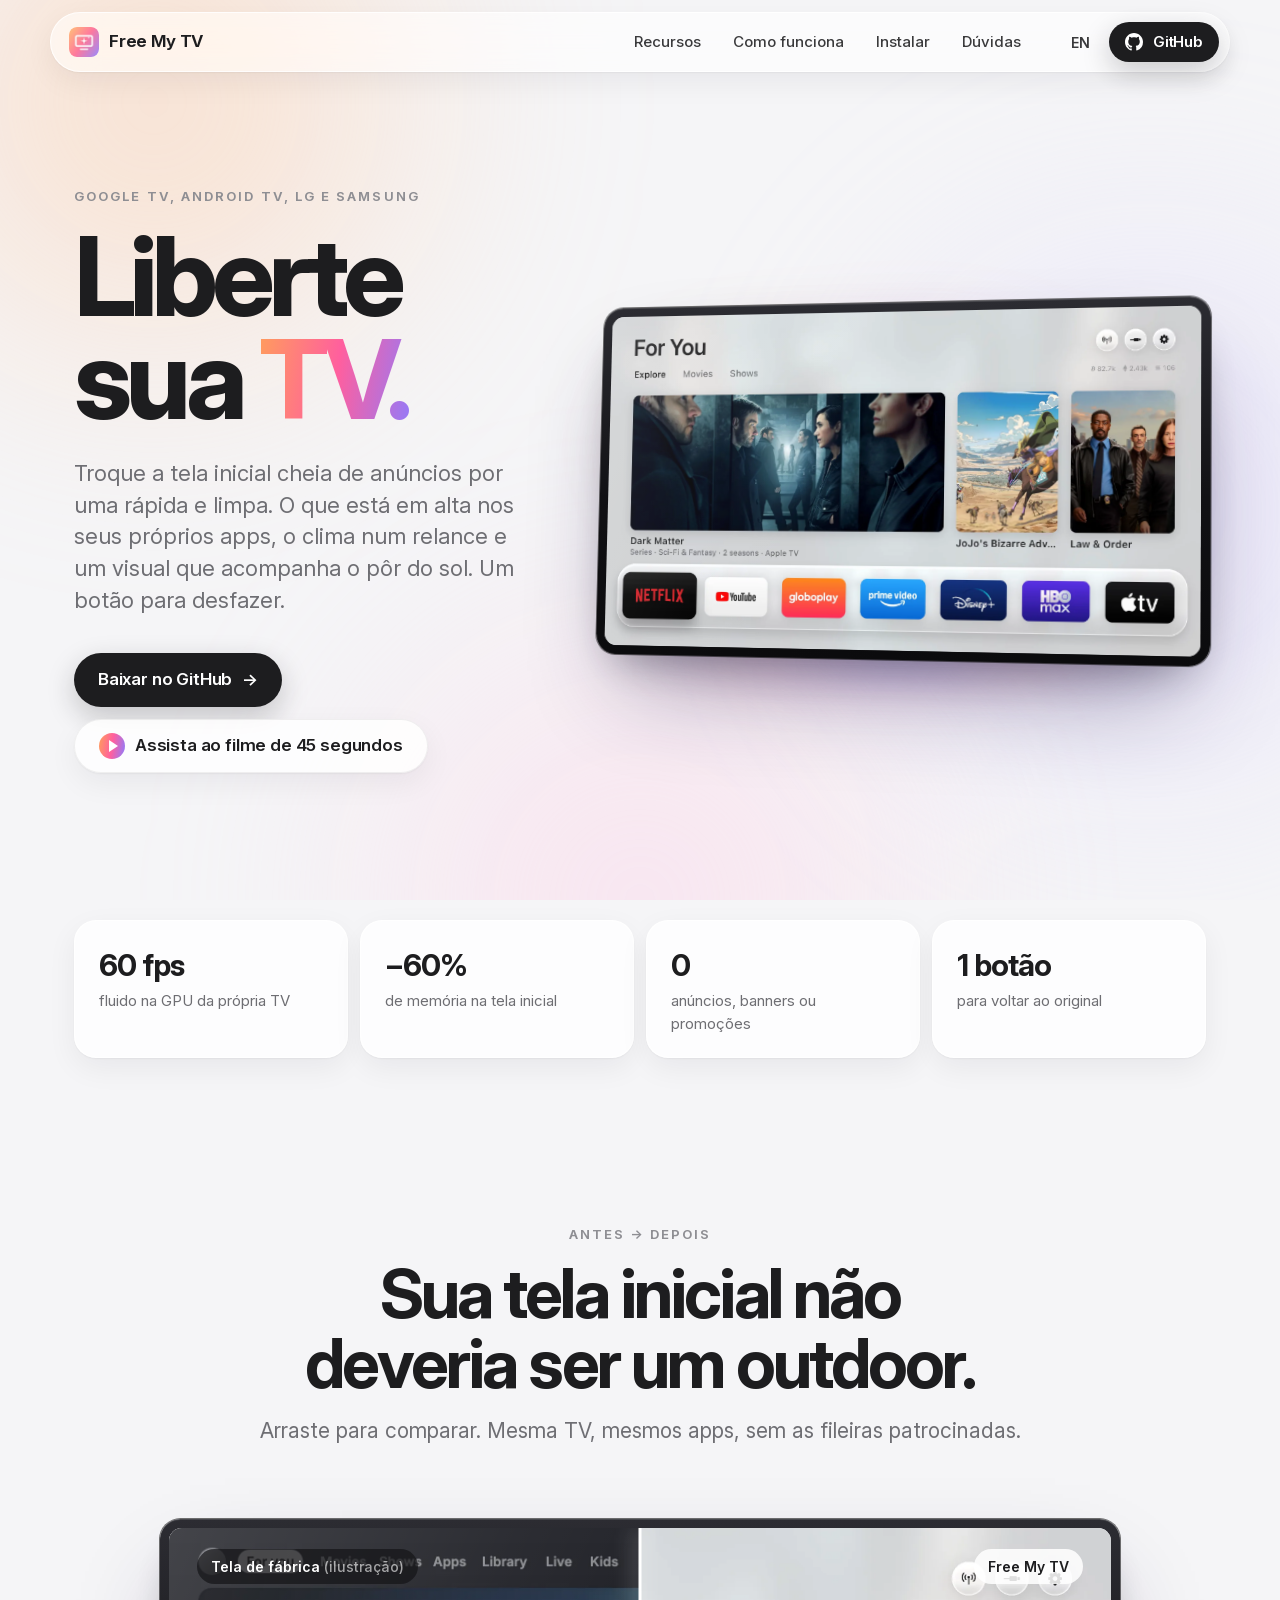
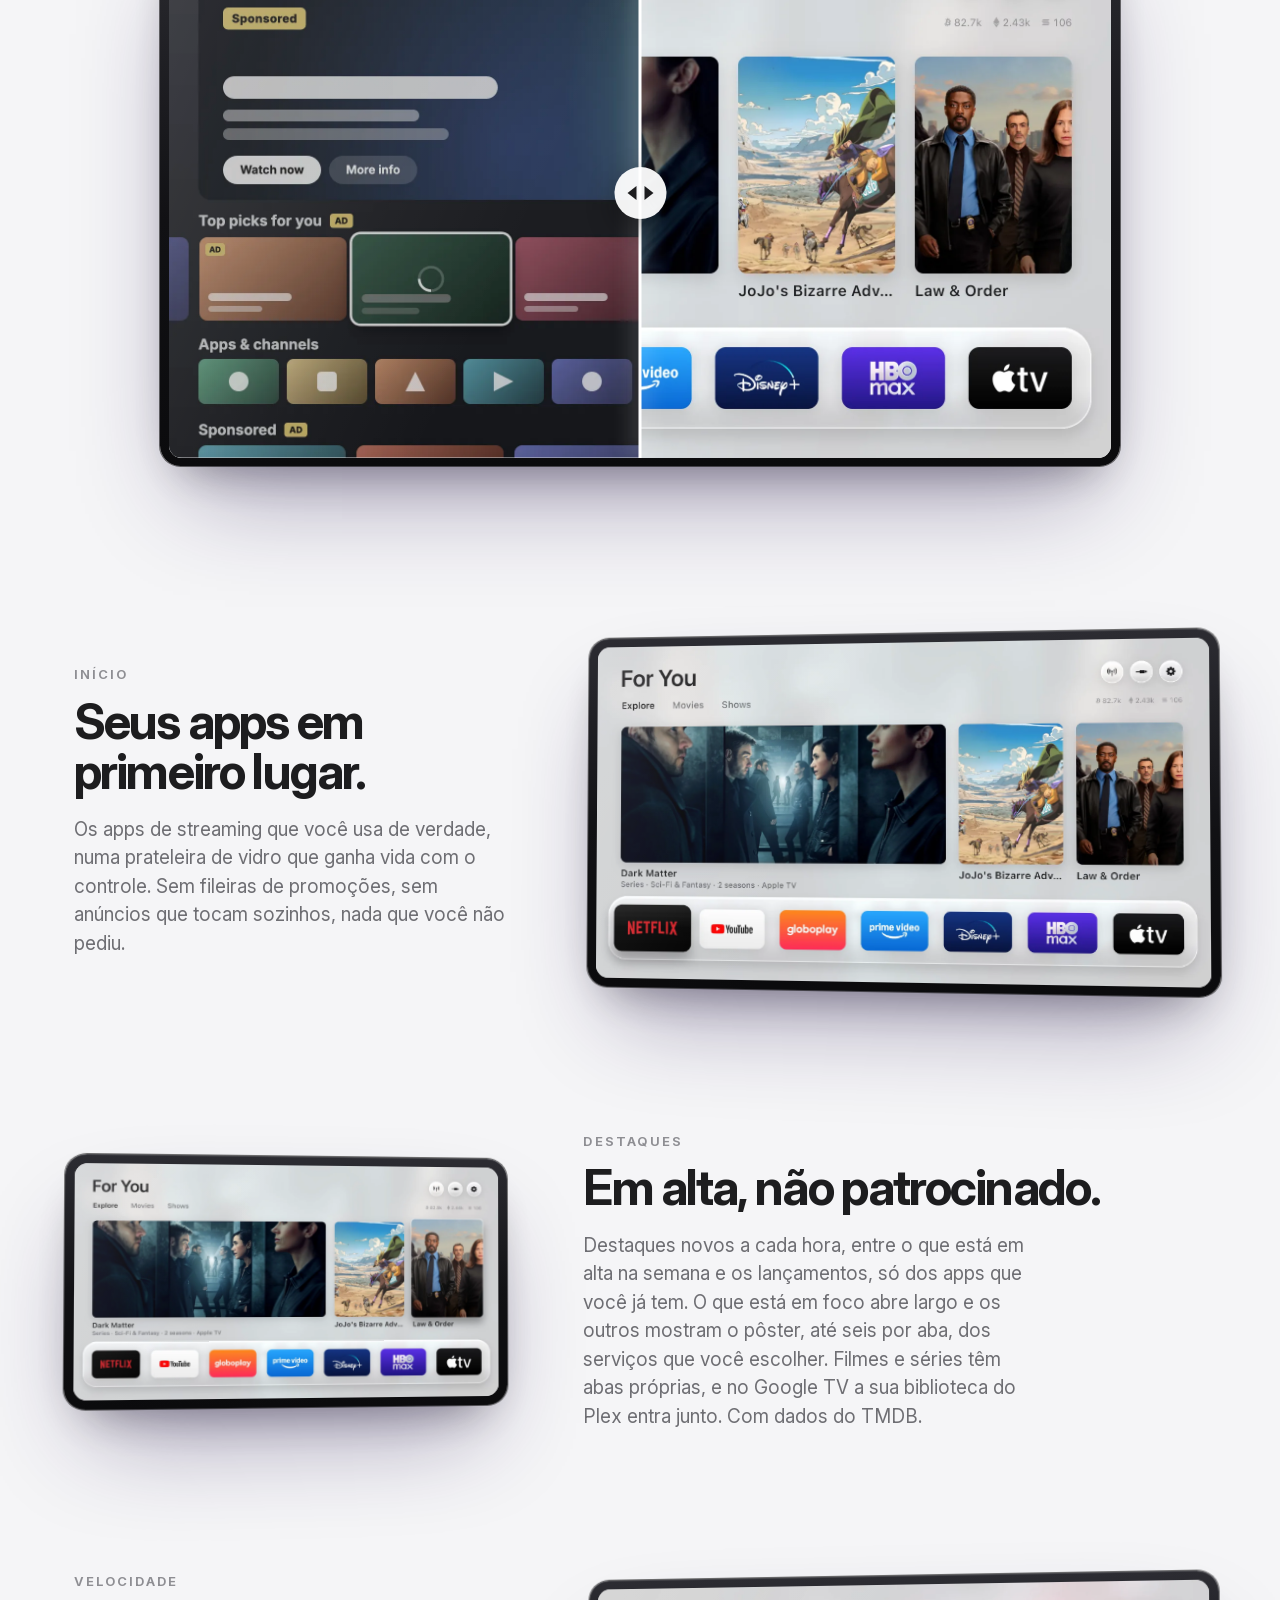
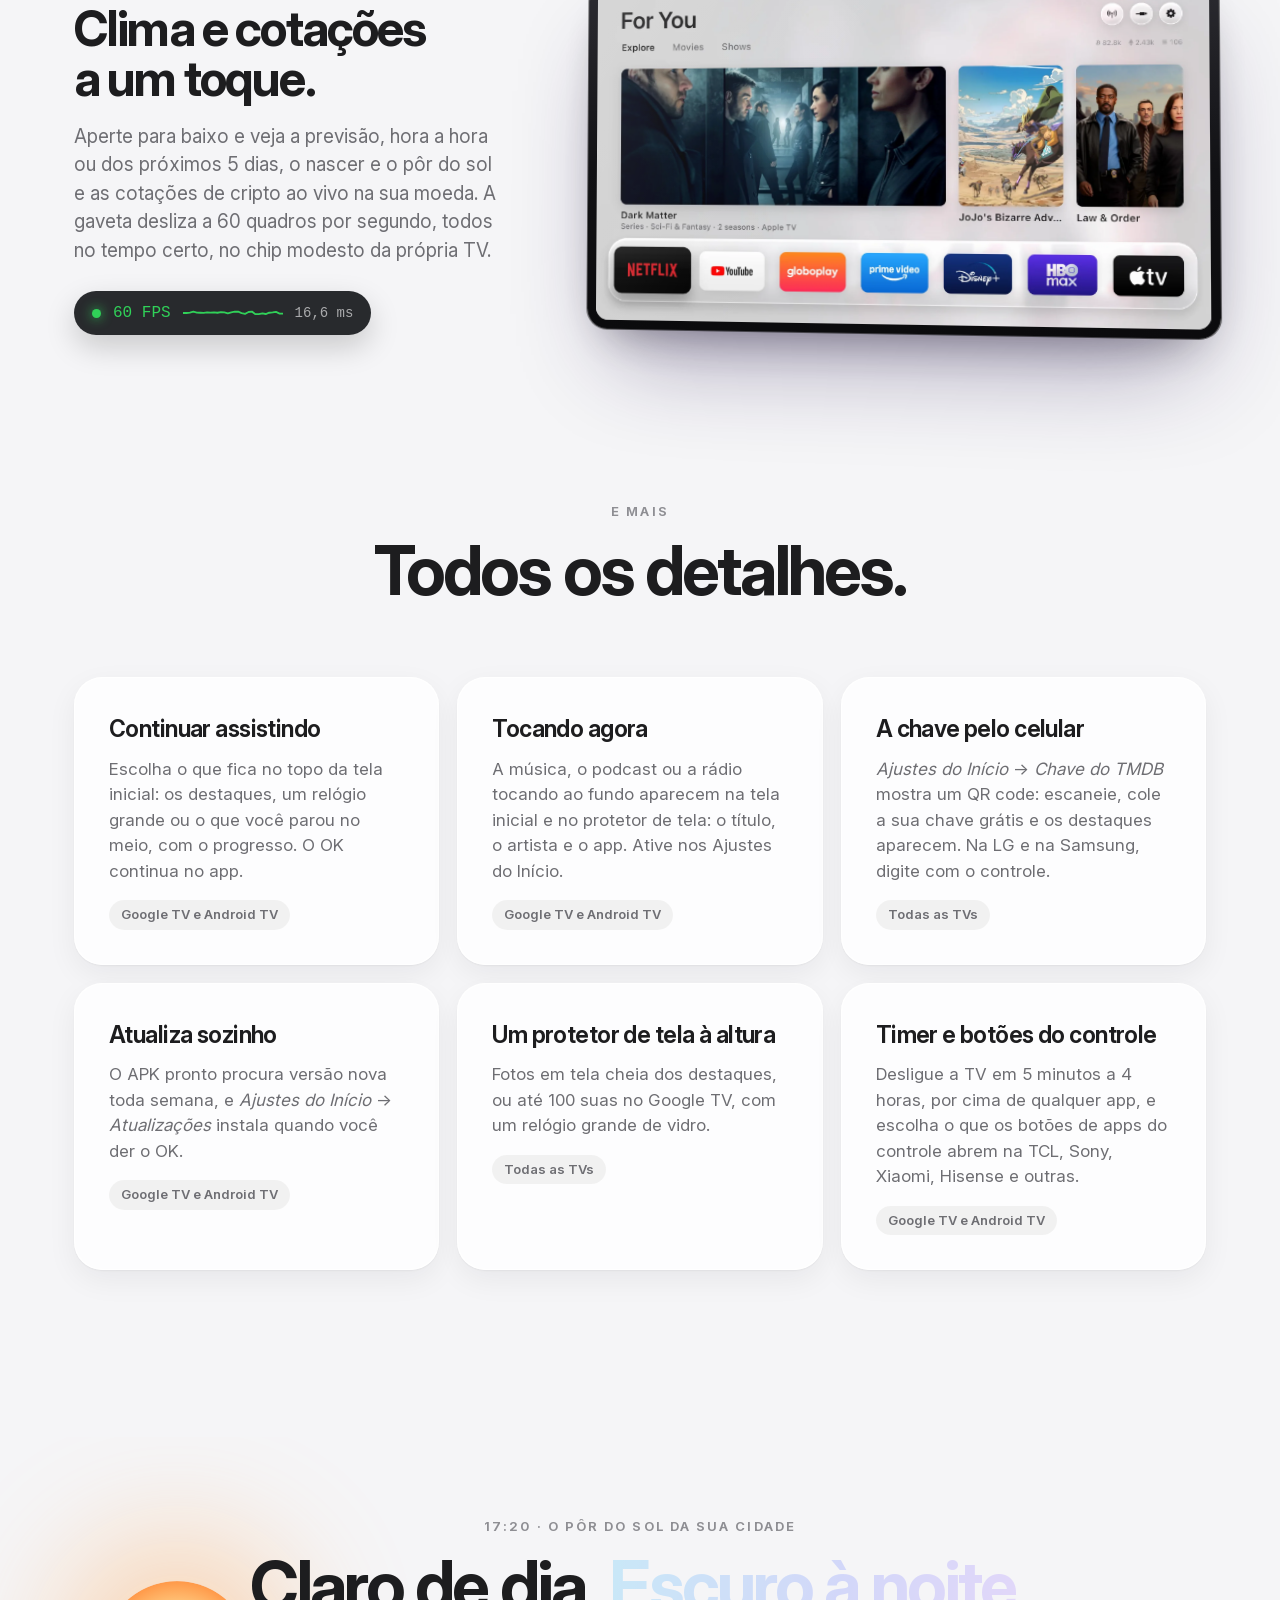
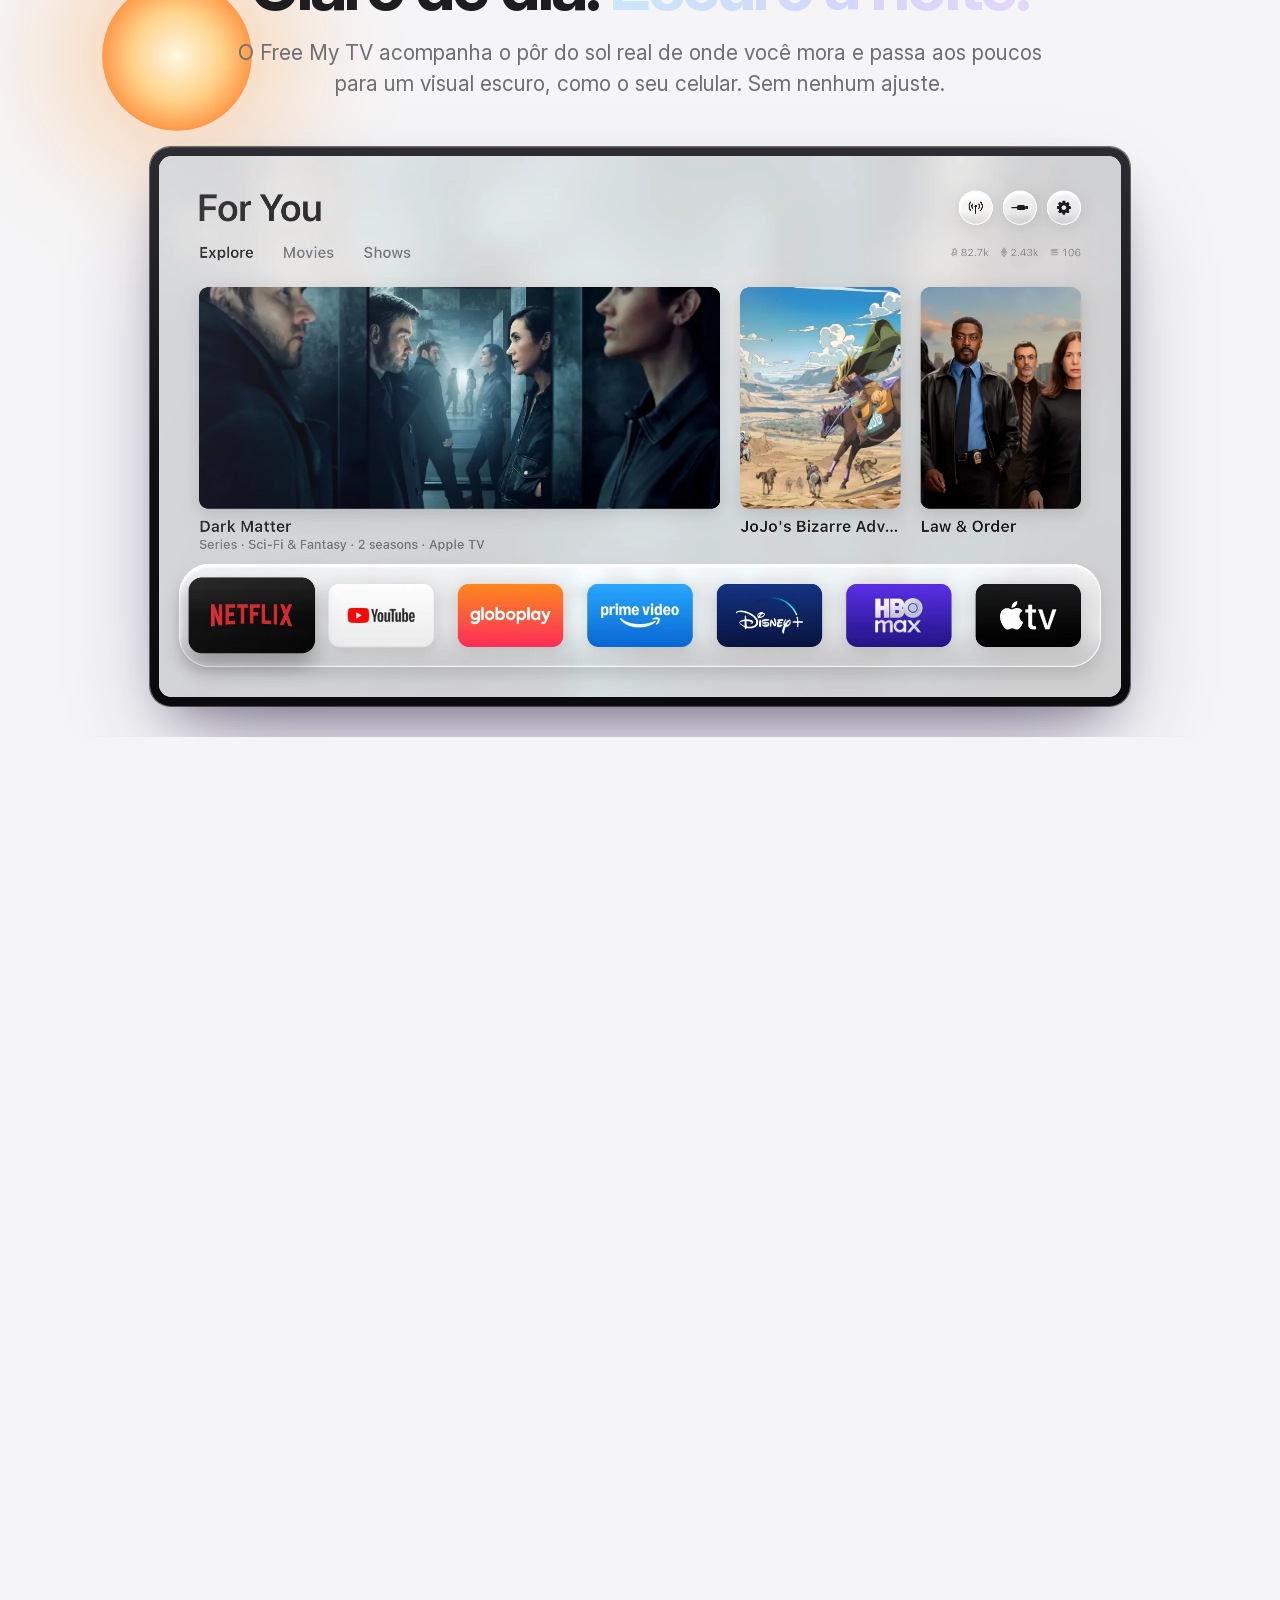
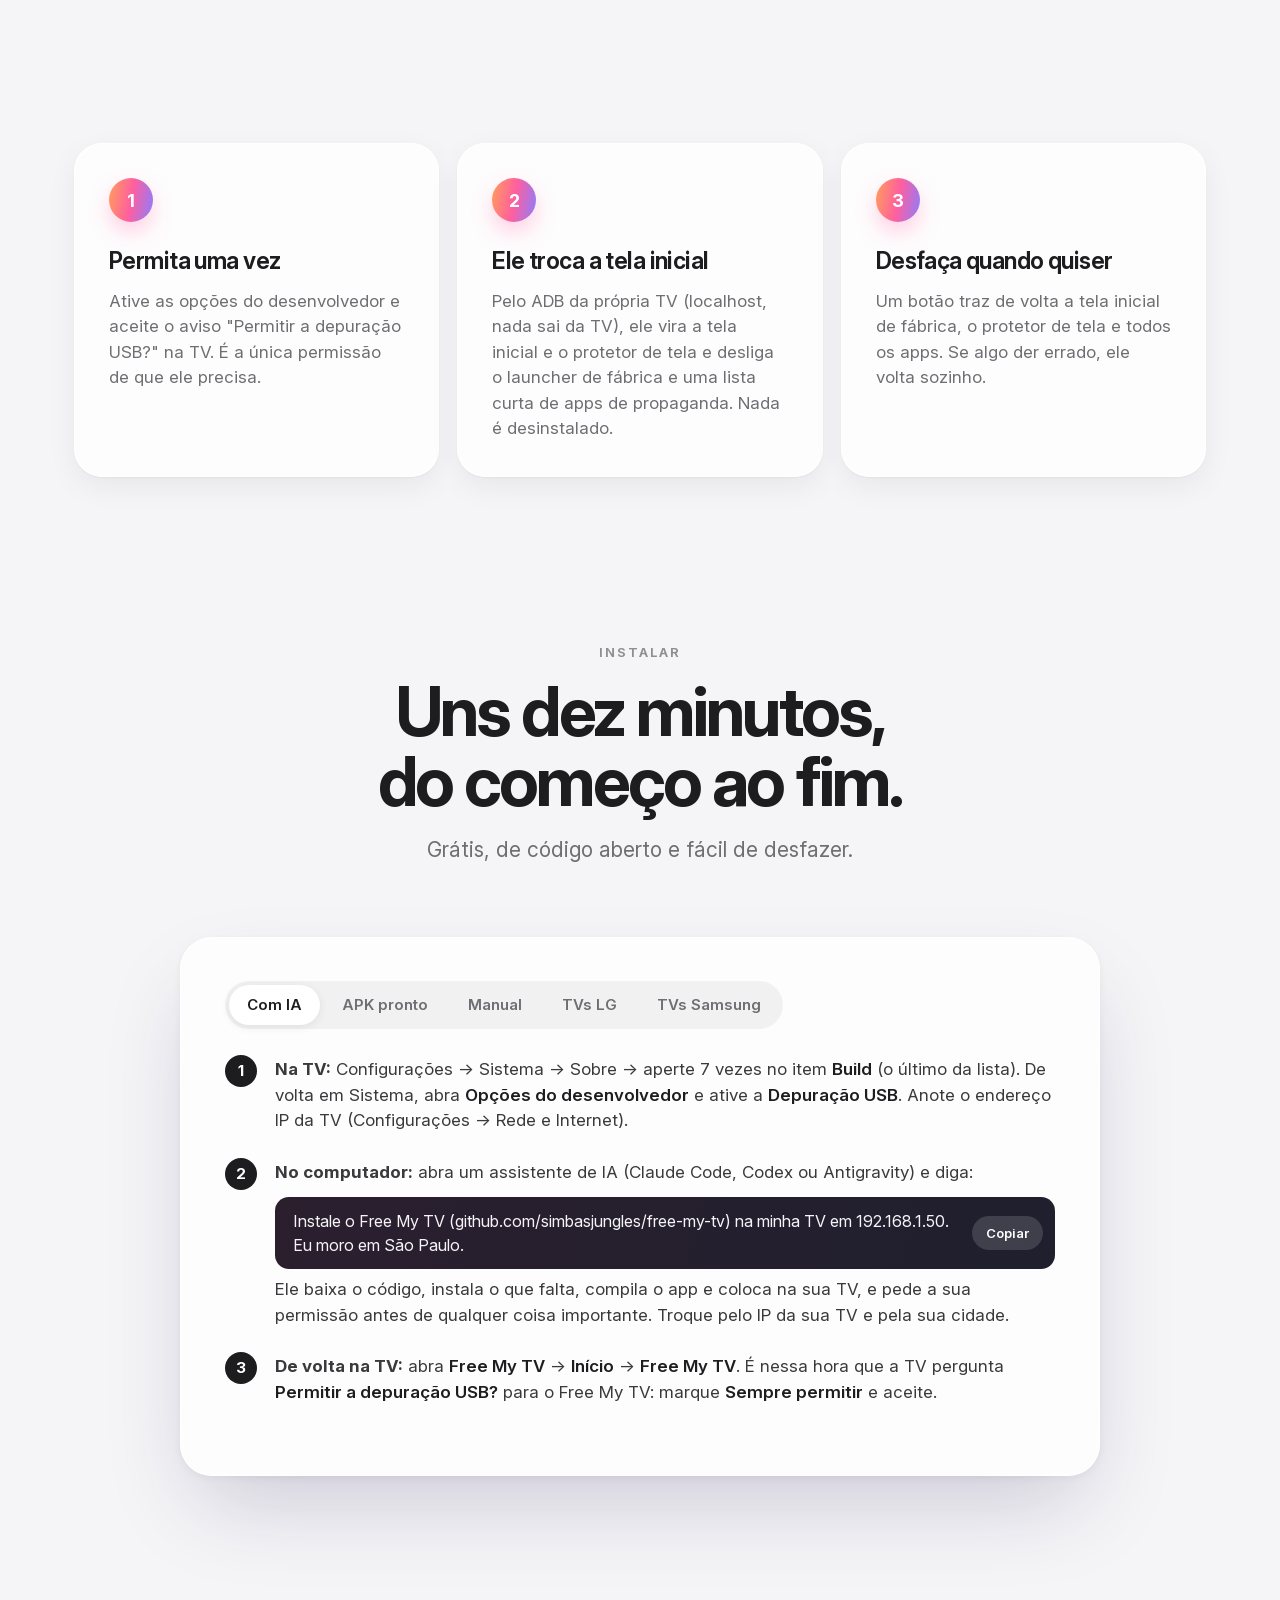
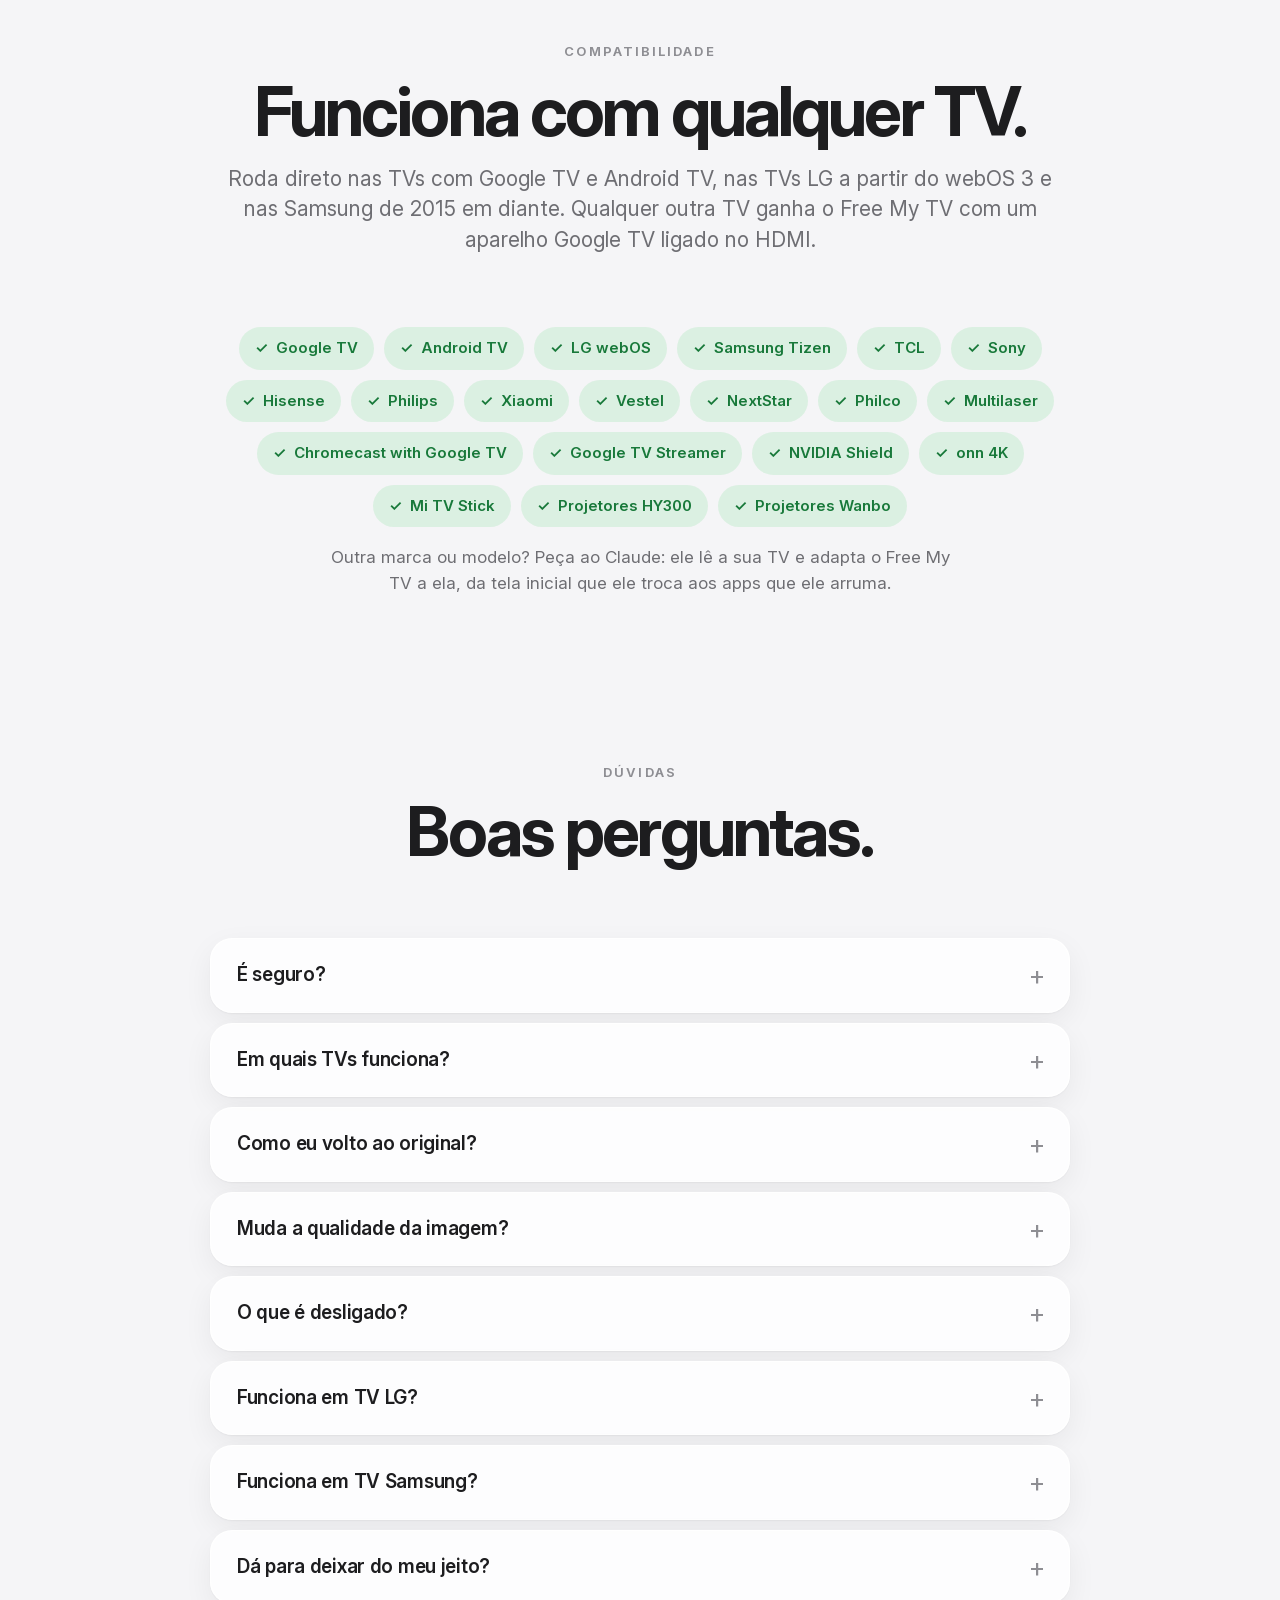
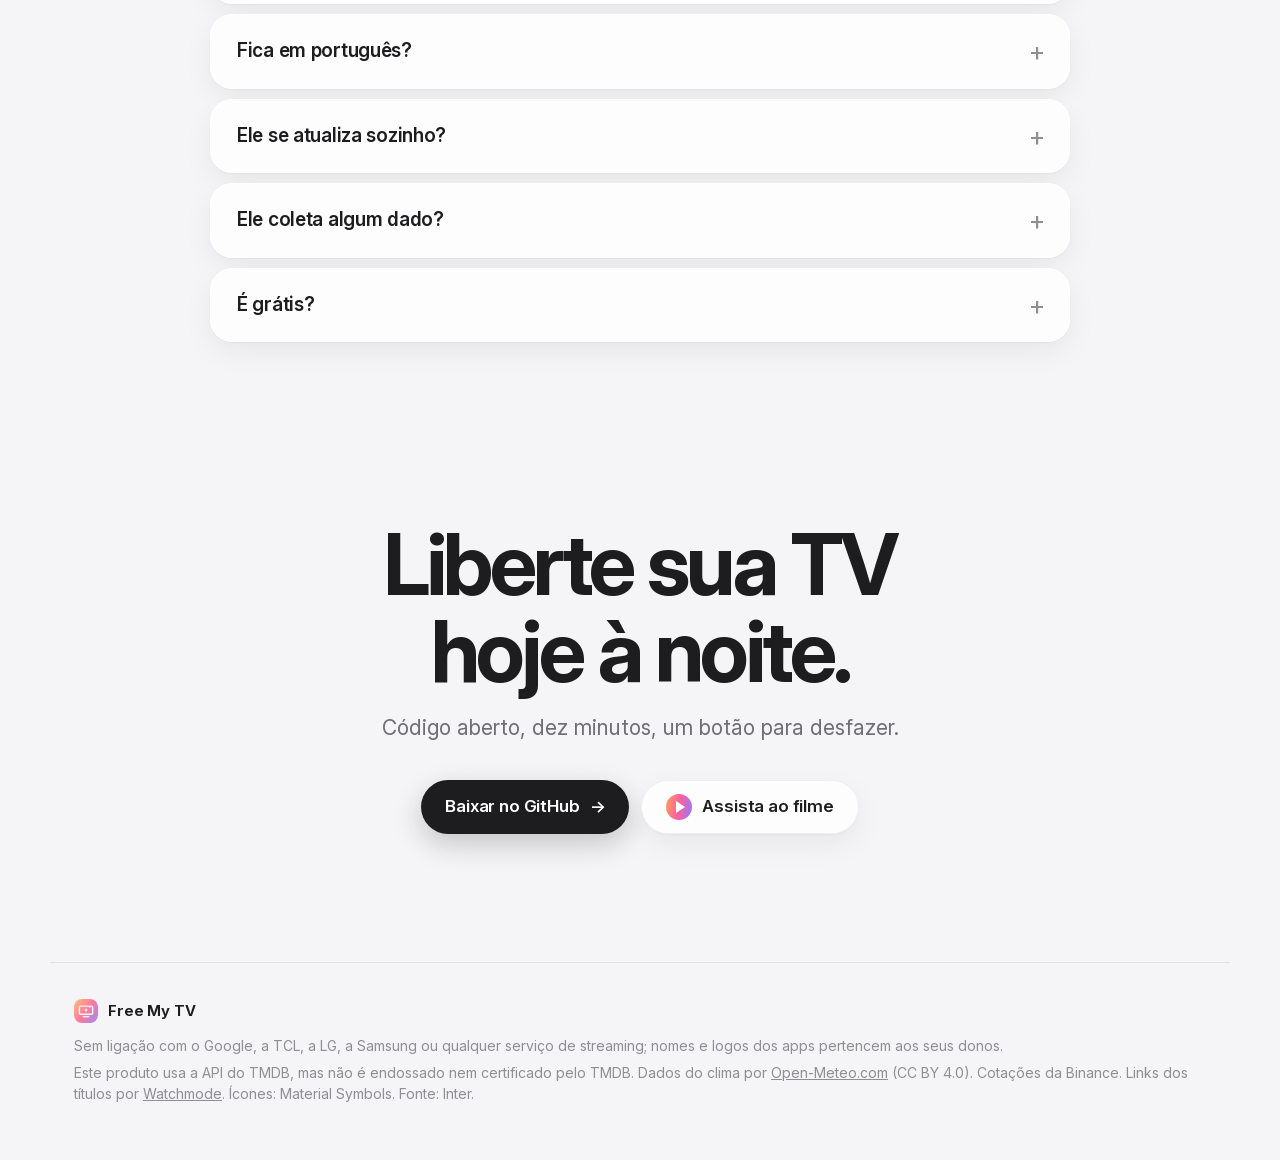
<file: docs/pt/index.html>
<!doctype html>
<html lang="pt-BR">
<head>
  <meta charset="utf-8">
  <meta name="viewport" content="width=device-width, initial-scale=1, viewport-fit=cover">
  <script>
    // Portuguese page: back to English only if the visitor picked it with the PT/EN switch.
    (function () {
      var lang;
      try { lang = localStorage.getItem("lang"); } catch (e) {}
      if (lang === "en") location.replace("../" + location.search + location.hash);
    })();
  </script>
  <title>Free My TV — uma tela inicial rápida e sem anúncios para Google TV e TVs LG e Samsung</title>
  <meta name="description" content="Tela inicial de código aberto para Google TV, Android TV e TVs LG e Samsung. Sem anúncios, a 60 fps, com o que está em alta nos seus próprios apps e um visual que acompanha o pôr do sol. Um botão para desfazer.">
  <link rel="canonical" href="https://freemytv.io/pt/">
  <link rel="alternate" hreflang="en" href="https://freemytv.io/">
  <link rel="alternate" hreflang="pt-BR" href="https://freemytv.io/pt/">
  <link rel="alternate" hreflang="x-default" href="https://freemytv.io/">
  <meta name="theme-color" content="#F5F5F7">
  <meta property="og:type" content="website">
  <meta property="og:locale" content="pt_BR">
  <meta property="og:locale:alternate" content="en_US">
  <meta property="og:url" content="https://freemytv.io/pt/">
  <meta property="og:title" content="Free My TV">
  <meta property="og:description" content="Uma tela inicial rápida e sem anúncios para Google TV e TVs LG e Samsung. Código aberto. Um botão para desfazer.">
  <meta property="og:image" content="https://freemytv.io/assets/og-pt.jpg">
  <meta property="og:image:width" content="1200">
  <meta property="og:image:height" content="630">
  <meta name="twitter:card" content="summary_large_image">
  <meta name="twitter:title" content="Free My TV">
  <meta name="twitter:description" content="Uma tela inicial rápida e sem anúncios para Google TV e TVs LG e Samsung. Código aberto. Um botão para desfazer.">
  <meta name="twitter:image" content="https://freemytv.io/assets/og-pt.jpg">
  <link rel="icon" type="image/png" href="../assets/favicon-64.png">
  <link rel="apple-touch-icon" href="../assets/apple-touch-icon.png">
  <link rel="preload" href="../assets/fonts/InterVariable.ttf" as="font" type="font/ttf" crossorigin>
  <link rel="stylesheet" href="../styles.css">
</head>
<body>
  <div class="sky" aria-hidden="true"><span class="blob b1"></span><span class="blob b2"></span><span class="blob b3"></span></div>

  <header class="nav" id="nav">
    <a class="brand" href="#top" aria-label="Free My TV, voltar ao topo">
      <img src="../assets/icon-512.png" alt="" width="30" height="30">
      <span>Free My TV</span>
    </a>
    <nav class="links" aria-label="Seções">
      <a href="#features">Recursos</a>
      <a href="#how">Como funciona</a>
      <a href="#install">Instalar</a>
      <a href="#faq">Dúvidas</a>
    </nav>
    <div class="nav-end">
      <a class="lang" href="../" hreflang="en" lang="en" data-lang="en" aria-label="Read in English">EN</a>
      <a class="btn btn-dark btn-sm" href="https://github.com/simbasjungles/free-my-tv" rel="noopener">
      <svg class="gh" viewBox="0 0 16 16" aria-hidden="true"><path d="M8 0C3.58 0 0 3.58 0 8c0 3.54 2.29 6.53 5.47 7.59.4.07.55-.17.55-.38 0-.19-.01-.82-.01-1.49-2.01.37-2.53-.49-2.69-.94-.09-.23-.48-.94-.82-1.13-.28-.15-.68-.52-.01-.53.63-.01 1.08.58 1.23.82.72 1.21 1.87.87 2.33.66.07-.52.28-.87.51-1.07-1.78-.2-3.64-.89-3.64-3.95 0-.87.31-1.59.82-2.15-.08-.2-.36-1.02.08-2.12 0 0 .67-.21 2.2.82.64-.18 1.32-.27 2-.27.68 0 1.36.09 2 .27 1.53-1.04 2.2-.82 2.2-.82.44 1.1.16 1.92.08 2.12.51.56.82 1.27.82 2.15 0 3.07-1.87 3.75-3.65 3.95.29.25.54.73.54 1.48 0 1.07-.01 1.93-.01 2.2 0 .21.15.46.55.38A8.013 8.013 0 0016 8c0-4.42-3.58-8-8-8z"/></svg>
      <span>GitHub</span>
      </a>
    </div>
  </header>

  <main id="top">
    <!-- Hero -->
    <section class="hero">
      <div class="hero-copy">
        <p class="kicker" data-reveal>Google TV, Android TV, LG e Samsung</p>
        <h1 data-reveal>Liberte sua <span class="grad">TV.</span></h1>
        <p class="lede" data-reveal>Troque a tela inicial cheia de anúncios por uma rápida e limpa. O que está em alta nos seus próprios apps, o clima num relance e um visual que acompanha o pôr do sol. Um botão para desfazer.</p>
        <div class="cta" data-reveal>
          <a class="btn btn-dark" href="https://github.com/simbasjungles/free-my-tv" rel="noopener">Baixar no GitHub <span aria-hidden="true">→</span></a>
          <button class="btn btn-glass" type="button" data-film><span class="play" aria-hidden="true"></span>Assista ao filme de 45 segundos</button>
        </div>
      </div>
      <div class="hero-stage" data-reveal>
        <div class="tv tilt" id="heroTv">
          <div class="screen">
            <video data-src="../assets/nav.mp4" poster="../assets/nav-poster.webp" muted loop playsinline preload="none" aria-label="A tela inicial do Free My TV, passando pelos apps"></video>
          </div>
        </div>
        <div class="floor" aria-hidden="true"></div>
      </div>
      <ul class="stats" data-reveal>
        <li><b>60 fps</b><span>fluido na GPU da própria TV</span></li>
        <li><b>−60%</b><span>de memória na tela inicial</span></li>
        <li><b>0</b><span>anúncios, banners ou promoções</span></li>
        <li><b>1 botão</b><span>para voltar ao original</span></li>
      </ul>
    </section>

    <!-- Before / after -->
    <section class="section compare" id="compare">
      <div class="head" data-reveal>
        <p class="kicker">Antes → depois</p>
        <h2>Sua tela inicial não deveria ser um outdoor.</h2>
        <p class="sub">Arraste para comparar. Mesma TV, mesmos apps, sem as fileiras patrocinadas.</p>
      </div>
      <div class="tv ba" id="ba" data-reveal tabindex="0" role="slider" aria-label="Compare a tela inicial de fábrica com o Free My TV" aria-valuemin="0" aria-valuemax="100" aria-valuenow="50">
        <div class="screen">
          <img class="after" src="../assets/home-day.webp" alt="A tela inicial do Free My TV: três destaques e uma prateleira de vidro com os apps" loading="lazy">
          <div class="before-wrap"><img class="before" src="../assets/before.webp" alt="Uma tela inicial de fábrica típica, cheia de fileiras patrocinadas (ilustração)" loading="lazy"></div>
          <span class="tag tag-l">Tela de fábrica <em>(ilustração)</em></span>
          <span class="tag tag-r">Free My TV</span>
          <div class="handle" aria-hidden="true"><span></span></div>
        </div>
      </div>
    </section>

    <!-- Features -->
    <section class="section features" id="features">
      <article class="feature" data-reveal>
        <div class="copy">
          <p class="kicker">Início</p>
          <h3>Seus apps em primeiro lugar.</h3>
          <p>Os apps de streaming que você usa de verdade, numa prateleira de vidro que ganha vida com o controle. Sem fileiras de promoções, sem anúncios que tocam sozinhos, nada que você não pediu.</p>
        </div>
        <div class="tv"><div class="screen"><video data-src="../assets/nav.mp4" poster="../assets/nav-poster.webp" muted loop playsinline preload="none" aria-label="Navegando pela prateleira de apps"></video></div></div>
      </article>

      <article class="feature flip" data-reveal>
        <div class="copy">
          <p class="kicker">Destaques</p>
          <h3>Em alta, não patrocinado.</h3>
          <p>Destaques novos a cada hora, entre o que está em alta na semana e os lançamentos, só dos apps que você já tem. O que está em foco abre largo e os outros mostram o pôster, até seis por aba, dos serviços que você escolher. Filmes e séries têm abas próprias, e no Google TV a sua biblioteca do Plex entra junto. Com dados do TMDB.</p>
        </div>
        <div class="tv"><div class="screen"><video data-src="../assets/tabs.mp4" poster="../assets/tabs-poster.webp" muted loop playsinline preload="none" aria-label="Trocando entre as abas de destaques, filmes e séries"></video></div></div>
      </article>

      <article class="feature" data-reveal>
        <div class="copy">
          <p class="kicker">Velocidade</p>
          <h3>Clima e cotações a um toque.</h3>
          <p>Aperte para baixo e veja a previsão, hora a hora ou dos próximos 5 dias, o nascer e o pôr do sol e as cotações de cripto ao vivo na sua moeda. A gaveta desliza a 60 quadros por segundo, todos no tempo certo, no chip modesto da própria TV.</p>
          <div class="hud" aria-hidden="true"><i></i><b>60 FPS</b><svg viewBox="0 0 120 24" preserveAspectRatio="none"><polyline id="spark" fill="none" points=""/></svg><span>16,6 ms</span></div>
        </div>
        <div class="tv"><div class="screen"><video data-src="../assets/drawer.mp4" poster="../assets/drawer-poster.webp" muted loop playsinline preload="none" aria-label="A gaveta com o clima e as cotações de cripto abrindo"></video></div></div>
      </article>
    </section>

    <!-- More -->
    <section class="section extras" id="more">
      <div class="head" data-reveal>
        <p class="kicker">E mais</p>
        <h2>Todos os detalhes.</h2>
      </div>
      <ul class="steps">
        <li class="step" data-reveal>
          <h4>Continuar assistindo</h4>
          <p>Escolha o que fica no topo da tela inicial: os destaques, um relógio grande ou o que você parou no meio, com o progresso. O OK continua no app.</p>
          <span class="where">Google TV e Android TV</span>
        </li>
        <li class="step" data-reveal>
          <h4>Tocando agora</h4>
          <p>A música, o podcast ou a rádio tocando ao fundo aparecem na tela inicial e no protetor de tela: o título, o artista e o app. Ative nos Ajustes do Início.</p>
          <span class="where">Google TV e Android TV</span>
        </li>
        <li class="step" data-reveal>
          <h4>A chave pelo celular</h4>
          <p><em>Ajustes do Início</em> → <em>Chave do TMDB</em> mostra um QR code: escaneie, cole a sua chave grátis e os destaques aparecem. Na LG e na Samsung, digite com o controle.</p>
          <span class="where">Todas as TVs</span>
        </li>
        <li class="step" data-reveal>
          <h4>Atualiza sozinho</h4>
          <p>O APK pronto procura versão nova toda semana, e <em>Ajustes do Início</em> → <em>Atualizações</em> instala quando você der o OK.</p>
          <span class="where">Google TV e Android TV</span>
        </li>
        <li class="step" data-reveal>
          <h4>Um protetor de tela à altura</h4>
          <p>Fotos em tela cheia dos destaques, ou até 100 suas no Google TV, com um relógio grande de vidro.</p>
          <span class="where">Todas as TVs</span>
        </li>
        <li class="step" data-reveal>
          <h4>Timer e botões do controle</h4>
          <p>Desligue a TV em 5 minutos a 4 horas, por cima de qualquer app, e escolha o que os botões de apps do controle abrem na TCL, Sony, Xiaomi, Hisense e outras.</p>
          <span class="where">Google TV e Android TV</span>
        </li>
      </ul>
    </section>

    <!-- Sunset: scroll to go from day to night -->
    <section class="sunset" id="sunset" aria-label="Claro de dia, escuro à noite">
      <div class="sticky">
        <div class="stars" aria-hidden="true"></div>
        <div class="sun" aria-hidden="true"></div>
        <div class="moon" aria-hidden="true"></div>
        <div class="head">
          <p class="kicker"><span class="clock" id="sunClock">17:20</span> · o pôr do sol da sua cidade</p>
          <h2><span class="w-day">Claro de dia.</span> <span class="w-night">Escuro à noite.</span></h2>
          <p class="sub">O Free My TV acompanha o pôr do sol real de onde você mora e passa aos poucos para um visual escuro, como o seu celular. Sem nenhum ajuste.</p>
        </div>
        <div class="tv"><div class="screen">
          <img src="../assets/day.webp" alt="A tela inicial durante o dia" loading="lazy">
          <img class="night" src="../assets/night.webp" alt="A mesma tela inicial à noite" loading="lazy">
        </div></div>
      </div>
    </section>

    <!-- Numbers -->
    <section class="section numbers" id="numbers">
      <div class="head" data-reveal>
        <p class="kicker">Medido numa TV de verdade</p>
        <h2>Mais leve, mais rápida, mais limpa.</h2>
        <p class="sub">Uma TCL Google TV de 98″ com Android 14: tela de fábrica contra o Free My TV.</p>
      </div>
      <div class="cards">
        <div class="card" data-reveal><b class="big grad-mint"><span data-count="60">0</span><small>fps</small></b><h4>Fluido</h4><p>Cada quadro em 16,6 ms, na GPU da própria TV.</p></div>
        <div class="card" data-reveal><b class="big grad-sky">−<span data-count="60">0</span>%</b><h4>Memória</h4>
          <div class="bars"><div><span>Fábrica</span><i style="--w:100%"></i><em>242 MB</em></div><div><span>Free My TV</span><i style="--w:40%"></i><em>96 MB</em></div></div>
        </div>
        <div class="card" data-reveal><b class="big grad-sun">0</b><h4>Anúncios</h4><p>Nenhum banner, fileira ou promoção patrocinada. Nem um.</p></div>
      </div>
    </section>

    <!-- How it works -->
    <section class="section how" id="how">
      <div class="head" data-reveal>
        <p class="kicker">Como funciona</p>
        <h2>Sem root. Sem nuvem. Só a sua TV.</h2>
      </div>
      <ol class="steps">
        <li class="step" data-reveal>
          <span class="num">1</span>
          <h4>Permita uma vez</h4>
          <p>Ative as opções do desenvolvedor e aceite o aviso "Permitir a depuração USB?" na TV. É a única permissão de que ele precisa.</p>
        </li>
        <li class="step" data-reveal>
          <span class="num">2</span>
          <h4>Ele troca a tela inicial</h4>
          <p>Pelo ADB da própria TV (localhost, nada sai da TV), ele vira a tela inicial e o protetor de tela e desliga o launcher de fábrica e uma lista curta de apps de propaganda. Nada é desinstalado.</p>
        </li>
        <li class="step" data-reveal>
          <span class="num">3</span>
          <h4>Desfaça quando quiser</h4>
          <p>Um botão traz de volta a tela inicial de fábrica, o protetor de tela e todos os apps. Se algo der errado, ele volta sozinho.</p>
        </li>
      </ol>
    </section>

    <!-- Install -->
    <section class="section install" id="install">
      <div class="head" data-reveal>
        <p class="kicker">Instalar</p>
        <h2>Uns dez minutos, do começo ao fim.</h2>
        <p class="sub">Grátis, de código aberto e fácil de desfazer.</p>
      </div>
      <div class="panel" data-reveal>
        <div class="tabs" role="tablist" aria-label="Forma de instalar">
          <button role="tab" aria-selected="true" aria-controls="tab-claude" id="t-claude">Com IA</button>
          <button role="tab" aria-selected="false" aria-controls="tab-apk" id="t-apk">APK pronto</button>
          <button role="tab" aria-selected="false" aria-controls="tab-manual" id="t-manual">Manual</button>
          <button role="tab" aria-selected="false" aria-controls="tab-lg" id="t-lg">TVs LG</button>
          <button role="tab" aria-selected="false" aria-controls="tab-samsung" id="t-samsung">TVs Samsung</button>
        </div>

        <div class="tabpanel" id="tab-claude" role="tabpanel" aria-labelledby="t-claude">
          <ol class="howto">
            <li><b>Na TV:</b> Configurações → Sistema → Sobre → aperte 7 vezes no item <em>Build</em> (o último da lista). De volta em Sistema, abra <em>Opções do desenvolvedor</em> e ative a <em>Depuração USB</em>. Anote o endereço IP da TV (Configurações → Rede e Internet).</li>
            <li><b>No computador:</b> abra um assistente de IA (Claude Code, Codex ou Antigravity) e diga:
              <div class="code prompt"><code>Instale o Free My TV (github.com/simbasjungles/free-my-tv) na minha TV em 192.168.1.50. Eu moro em São Paulo.</code><button class="copy-btn" type="button" aria-label="Copiar pedido">Copiar</button></div>
              Ele baixa o código, instala o que falta, compila o app e coloca na sua TV, e pede a sua permissão antes de qualquer coisa importante. Troque pelo IP da sua TV e pela sua cidade.
            </li>
            <li><b>De volta na TV:</b> abra <em>Free My TV</em> → <em>Início</em> → <em>Free My TV</em>. É nessa hora que a TV pergunta <em>Permitir a depuração USB?</em> para o Free My TV: marque <em>Sempre permitir</em> e aceite.</li>
          </ol>
        </div>

        <div class="tabpanel" id="tab-apk" role="tabpanel" aria-labelledby="t-apk" hidden>
          <ol class="howto">
            <li><b>Na TV:</b> ative as <em>Opções do desenvolvedor</em> e a <em>Depuração USB</em> (como na primeira aba) e anote o IP dela.</li>
            <li><b>No computador:</b> baixe o <em>FreeMyTV.apk</em> da <a href="https://github.com/simbasjungles/free-my-tv/releases/latest" rel="noopener">última versão</a> e instale com o adb (no Mac, <em>brew install android-platform-tools</em>):
              <div class="code"><code>adb connect 192.168.1.50:5555 &amp;&amp; adb install -r FreeMyTV.apk</code><button class="copy-btn" type="button" aria-label="Copiar comando">Copiar</button></div>
              No Android 14, se o Play Protect segurar, escolha <em>Mais detalhes</em> → <em>Instalar assim mesmo</em>. Nas TVs TCL, libere também o funcionamento em segundo plano (a TCL bloqueia por padrão):
              <div class="code"><code>adb shell &quot;appops set io.freemytv AUTO_START allow || appops set io.freemytv APP_AUTO_START allow&quot;</code><button class="copy-btn" type="button" aria-label="Copiar comando">Copiar</button></div>
            </li>
            <li><b>Na TV:</b> abra <em>Free My TV</em> → <em>Início</em> → <em>Free My TV</em> e, quando a TV perguntar <em>Permitir a depuração USB?</em>, marque <em>Sempre permitir</em> e aceite.</li>
            <li><b>Os destaques:</b> <em>Ajustes do Início</em> → <em>Chave do TMDB</em> mostra um QR code: escaneie com o celular e cole a sua <a href="https://www.themoviedb.org/settings/api" rel="noopener">chave grátis do TMDB</a>. A cidade vem do fuso da TV, e as versões novas se instalam em <em>Ajustes do Início</em> → <em>Atualizações</em>.</li>
          </ol>
        </div>

        <div class="tabpanel" id="tab-manual" role="tabpanel" aria-labelledby="t-manual" hidden>
          <ol class="howto">
            <li><b>Na TV:</b> ative as <em>Opções do desenvolvedor</em> e a <em>Depuração USB</em> (como na outra aba) e anote o IP dela.</li>
            <li><b>Ferramentas:</b> um JDK (17+), as ferramentas de linha de comando do Android SDK e o adb. No Mac:
              <div class="code"><code>brew install --cask temurin android-commandlinetools android-platform-tools &amp;&amp; sdkmanager "build-tools;34.0.0" "platforms;android-34"</code><button class="copy-btn" type="button" aria-label="Copiar comando">Copiar</button></div>
            </li>
            <li><b>Compilar:</b> a primeira execução cria o <em>config.properties</em>. Coloque sua cidade lá (e <em>currency=BRL</em> para as cotações em reais) e, para os destaques, uma <a href="https://www.themoviedb.org/settings/api" rel="noopener">chave grátis do TMDB</a>. Depois compile de novo.
              <div class="code"><code>git clone https://github.com/simbasjungles/free-my-tv &amp;&amp; cd free-my-tv &amp;&amp; ./build.sh</code><button class="copy-btn" type="button" aria-label="Copiar comando">Copiar</button></div>
            </li>
            <li><b>Instalar:</b>
              <div class="code"><code>adb connect 192.168.1.50:5555 &amp;&amp; adb install -r FreeMyTV.apk</code><button class="copy-btn" type="button" aria-label="Copiar comando">Copiar</button></div>
              Nas TVs TCL, libere também o funcionamento em segundo plano (a TCL bloqueia por padrão):
              <div class="code"><code>adb shell &quot;appops set io.freemytv AUTO_START allow || appops set io.freemytv APP_AUTO_START allow&quot;</code><button class="copy-btn" type="button" aria-label="Copiar comando">Copiar</button></div>
            </li>
            <li><b>Na TV:</b> abra <em>Free My TV</em> → <em>Início</em> → <em>Free My TV</em>.</li>
          </ol>
        </div>

        <div class="tabpanel" id="tab-lg" role="tabpanel" aria-labelledby="t-lg" hidden>
          <ol class="howto">
            <li><b>Na TV:</b> na LG Content Store, instale o <em>Developer Mode</em>. Entre com uma <a href="https://webostv.developer.lge.com" rel="noopener">conta grátis de desenvolvedor LG</a>, ative o <em>Dev Mode Status</em> (a TV reinicia) e depois o <em>Key Server</em>. Anote o IP e a senha (passphrase) que aparecem.</li>
            <li><b>Com o webOS Homebrew Channel:</b> adicione este repositório nos ajustes do Channel e instale o Free My TV pela lista dele (as atualizações também vêm por lá). Ele pega a sua cidade pelo fuso da TV; para os destaques, digite a sua chave grátis do TMDB em <em>Ajustes do Início</em> → <em>Chave do TMDB</em>.
              <div class="code"><code>https://freemytv.io/webos/apps.json</code><button class="copy-btn" type="button" aria-label="Copiar endereço">Copiar</button></div>
            </li>
            <li><b>Ou compile no computador</b> com a sua cidade no <em>config.properties</em> (e <em>currency=BRL</em> para as cotações em reais), como na Google TV:
              <div class="code"><code>git clone https://github.com/simbasjungles/free-my-tv &amp;&amp; cd free-my-tv &amp;&amp; python3 webos/build.py</code><button class="copy-btn" type="button" aria-label="Copiar comando">Copiar</button></div>
            </li>
            <li><b>Instalar o que você compilou:</b> digite a senha da TV quando ele pedir. O Free My TV abre na TV.
              <div class="code"><code>python3 webos/install.py 192.168.1.50</code><button class="copy-btn" type="button" aria-label="Copiar comando">Copiar</button></div>
            </li>
            <li><b>A um botão:</b> com ele aberto, segure uma tecla numérica do controle. Daí em diante, essa tecla abre o Free My TV de qualquer lugar. Aperte <em>EXTEND</em> no Developer Mode uma vez por mês para mantê-lo.</li>
          </ol>
        </div>

        <div class="tabpanel" id="tab-samsung" role="tabpanel" aria-labelledby="t-samsung" hidden>
          <ol class="howto">
            <li><b>Na TV:</b> abra <em>Apps</em> e digite <em>1&nbsp;2&nbsp;3&nbsp;4&nbsp;5</em> no controle. Ative o <em>Developer mode</em>, digite o IP do seu computador em <em>Host PC IP</em> e reinicie a TV.</li>
            <li><b>No computador:</b> baixe o <a href="https://github.com/reisxd/TizenBrewInstaller/releases/latest" rel="noopener">TizenBrew Installer</a>, o instalador da comunidade para TVs Samsung, abra e conecte na sua TV.</li>
            <li><b>Instale pelo GitHub:</b> digite isto. Nas TVs de 2023 em diante, ele pede para entrar na sua conta Samsung uma vez, para assinar o app para a sua TV.
              <div class="code"><code>simbasjungles/free-my-tv</code><button class="copy-btn" type="button" aria-label="Copiar">Copiar</button></div>
            </li>
            <li><b>Direto nele:</b> nas configurações da TV (Opções da Tela Inicial ou Funções Smart), ative a <em>Execução Automática do Último Aplicativo</em>: a TV já liga no Free My TV (nas TVs de 2019 e 2020, coloque-o em primeiro na barra do Início). Ele pega a sua cidade pelo fuso da TV (dá para trocar em <em>Ajustes do Início</em> → <em>Cidade</em>); para os destaques, digite a sua chave grátis do TMDB em <em>Ajustes do Início</em> → <em>Chave do TMDB</em>.</li>
            <li><b>TV de 2015 ou 2016?</b> O TizenBrew começa em 2017, então deixe o seu assistente de IA compilar para você (com o Developer mode do passo 1):
              <div class="code prompt"><code>Instale o Free My TV (github.com/simbasjungles/free-my-tv) na minha TV Samsung em 192.168.1.50. Eu moro em São Paulo.</code><button class="copy-btn" type="button" aria-label="Copiar pedido">Copiar</button></div>
            </li>
          </ol>
        </div>
      </div>
    </section>

    <!-- Compatibility -->
    <section class="section compat" id="compat">
      <div class="head" data-reveal>
        <p class="kicker">Compatibilidade</p>
        <h2>Funciona com qualquer TV.</h2>
        <p class="sub">Roda direto nas TVs com Google TV e Android TV, nas TVs LG a partir do webOS 3 e nas Samsung de 2015 em diante. Qualquer outra TV ganha o Free My TV com um aparelho Google TV ligado no HDMI.</p>
      </div>
      <div class="chips" data-reveal>
        <span class="chip ok">Google TV</span><span class="chip ok">Android TV</span><span class="chip ok">LG webOS</span><span class="chip ok">Samsung Tizen</span><span class="chip ok">TCL</span><span class="chip ok">Sony</span>
        <span class="chip ok">Hisense</span><span class="chip ok">Philips</span><span class="chip ok">Xiaomi</span><span class="chip ok">Vestel</span><span class="chip ok">NextStar</span><span class="chip ok">Philco</span><span class="chip ok">Multilaser</span>
        <span class="chip ok">Chromecast with Google TV</span><span class="chip ok">Google TV Streamer</span><span class="chip ok">NVIDIA Shield</span><span class="chip ok">onn 4K</span><span class="chip ok">Mi TV Stick</span>
        <span class="chip ok">Projetores HY300</span><span class="chip ok">Projetores Wanbo</span>
      </div>
      <p class="note" data-reveal>Outra marca ou modelo? Peça ao Claude: ele lê a sua TV e adapta o Free My TV a ela, da tela inicial que ele troca aos apps que ele arruma.</p>
    </section>

    <!-- FAQ -->
    <section class="section faq" id="faq">
      <div class="head" data-reveal>
        <p class="kicker">Dúvidas</p>
        <h2>Boas perguntas.</h2>
      </div>
      <div class="qs" data-reveal>
        <details><summary>É seguro?</summary><p>Ele usa os mesmos comandos das ferramentas de desenvolvedor do próprio Android, de dentro da TV. Nada de root, nada desinstalado: os apps só são desligados e voltam com um botão. Imagem, som, entradas, controle remoto, serviços do Google e Play Store ficam numa lista que ele nunca toca.</p></details>
        <details><summary>Em quais TVs funciona?</summary><p>Google TV e Android TV do Android 8 em diante: TCL, Sony, Hisense, Philips, Xiaomi e outras, aparelhos como o Chromecast com Google TV e o onn 4K, e TVs LG e Samsung como app. O APK vai na TV, não no celular. Nas TVs Huawei (HarmonyOS) e no Fire TV ele fica como um app que você abre, e a TV mantém a tela inicial dela: numa Huawei, não troque.</p></details>
        <details><summary>Como eu volto ao original?</summary><p>Abra Free My TV → Início → Original. A tela inicial de fábrica, o protetor de tela e todos os apps voltam exatamente como estavam. Se a tela nova travar três vezes em cinco minutos, ele volta sozinho.</p></details>
        <details><summary>Muda a qualidade da imagem?</summary><p>Não. Os ajustes de imagem não são tocados e os vídeos passam pelo mesmo caminho no hardware. Medimos a mesma resolução e a mesma fonte de vídeo nos dois modos.</p></details>
        <details><summary>O que é desligado?</summary><p>A tela inicial e o protetor de tela de fábrica (substituídos), a tela de recuperação do Google TV, Play Games e YouTube Music e, nas TVs TCL, as mensagens, a demonstração de loja, o menu de hotel, os manuais e os apps de espelhamento e de registros (e os parecidos nas TVs Philco, Multilaser e NextStar). O Google Assistente só se você pedir no config.</p></details>
        <details><summary>Funciona em TV LG?</summary><p>Funciona, do webOS 3 em diante. Ele é instalado pelo próprio Developer Mode da LG, ou pelo webOS Homebrew Channel, sem root e sem mudar nada na TV, e abre com um toque numa tecla numérica. A mesma tela inicial, com destaques, clima e cotações; para os destaques, digite a sua chave grátis do TMDB nos Ajustes do Início. Aperte EXTEND no app Developer Mode uma vez por mês para mantê-lo.</p></details>
        <details><summary>Funciona em TV Samsung?</summary><p>Funciona, nas TVs Samsung de 2015 em diante. Ele é instalado pelo próprio Developer Mode da Samsung com o TizenBrew Installer, o instalador da comunidade (2017 em diante), ou compilado por você, sem root e sem mudar nada na TV. A mesma tela inicial, clima e cotações, com a sua cidade pelo fuso da TV. Para os destaques, digite a sua chave grátis do TMDB nos Ajustes do Início.</p></details>
        <details><summary>Dá para deixar do meu jeito?</summary><p>Essa é a ideia. Abra a pasta no Claude Code e é só pedir: "coloque o Crunchyroll na prateleira", "mostre as cotações em reais", "configure para a minha Sony". Ele muda o código, compila o app e coloca na sua TV.</p></details>
        <details><summary>Fica em português?</summary><p>Fica. O app segue o idioma da TV (português, inglês, espanhol, russo, alemão, francês, italiano, japonês e mais 18), ou o que você escolher nos ajustes dele. Quer outro idioma? Peça ao Claude.</p></details>
        <details><summary>Ele se atualiza sozinho?</summary><p>No Google TV e no Android TV, o APK pronto procura versão nova uma vez por semana e instala quando você der o OK, em <em>Ajustes do Início</em> → <em>Atualizações</em>. Na LG, o Homebrew Channel traz a versão nova; na Samsung, o TizenBrew Installer instala a última versão por cima da que você tem.</p></details>
        <details><summary>Ele coleta algum dado?</summary><p>Não. Sem contas, sem análises, sem rastreamento. Ele só fala com o TMDB (destaques), o Open-Meteo (clima, da sua cidade) e a Binance (cotações), e com o Watchmode (links dos títulos), o seu servidor do Plex, o seu servidor Immich (suas fotos) e o Trakt (o que você está assistindo, no Google TV) só se você configurar; o login do Trakt fica na TV. No Google TV e no Android TV, o APK pronto também pergunta ao GitHub uma vez por semana se há versão nova, e enquanto <em>Ajustes do Início</em> → <em>Chave do TMDB</em> mostra o QR code, a TV responde ao seu celular na rede de casa (uma chave, 5 minutos no máximo).</p></details>
        <details><summary>É grátis?</summary><p>Sim. Licença MIT, e a chave do TMDB também é grátis.</p></details>
      </div>
    </section>

    <!-- Final CTA -->
    <section class="final" data-reveal>
      <h2>Liberte sua TV hoje à noite.</h2>
      <p class="sub">Código aberto, dez minutos, um botão para desfazer.</p>
      <div class="cta">
        <a class="btn btn-dark" href="https://github.com/simbasjungles/free-my-tv" rel="noopener">Baixar no GitHub <span aria-hidden="true">→</span></a>
        <button class="btn btn-glass" type="button" data-film><span class="play" aria-hidden="true"></span>Assista ao filme</button>
      </div>
    </section>
  </main>

  <footer class="foot">
    <div class="brand"><img src="../assets/icon-512.png" alt="" width="24" height="24"><span>Free My TV</span></div>
    <p>Sem ligação com o Google, a TCL, a LG, a Samsung ou qualquer serviço de streaming; nomes e logos dos apps pertencem aos seus donos.</p>
    <p>Este produto usa a API do TMDB, mas não é endossado nem certificado pelo TMDB. Dados do clima por <a href="https://open-meteo.com/" rel="noopener">Open-Meteo.com</a> (CC BY 4.0). Cotações da Binance. Links dos títulos por <a href="https://api.watchmode.com/" rel="noopener">Watchmode</a>. Ícones: Material Symbols. Fonte: Inter.</p>
  </footer>

  <dialog class="film" id="film" aria-label="O filme do Free My TV">
    <button class="close" type="button" aria-label="Fechar">×</button>
    <video controls playsinline preload="none" poster="../assets/film-poster.webp"><source src="../assets/film.mp4" type="video/mp4"></video>
  </dialog>

  <script src="../app.js" defer></script>
</body>
</html>
</file>
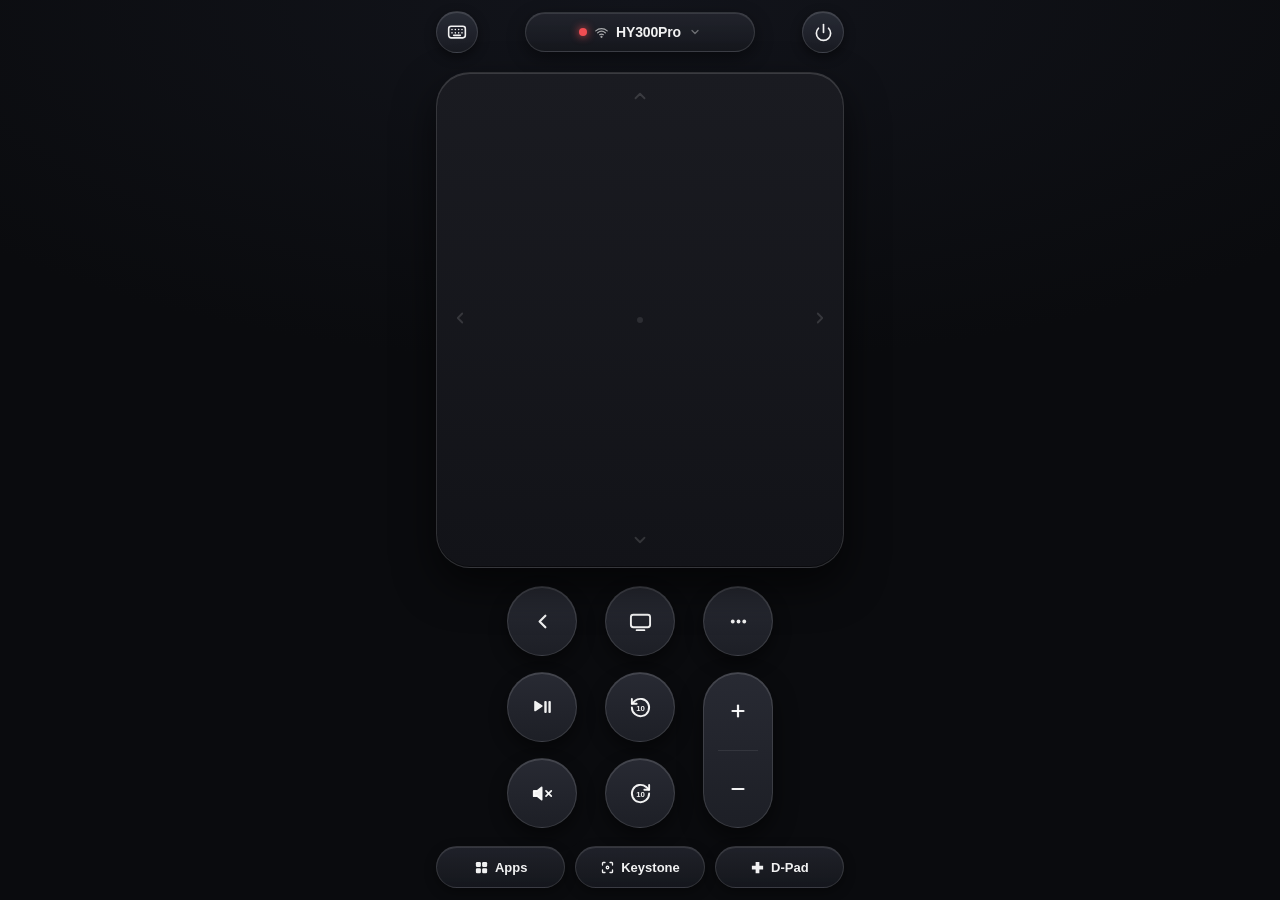
<file: modules/remote-android/assets/index.html>
<!DOCTYPE html>
<html lang="pt-BR">
<head>
<meta charset="UTF-8">
<meta name="viewport" content="width=device-width, initial-scale=1.0, maximum-scale=1.0, user-scalable=no, viewport-fit=cover">
<meta name="color-scheme" content="dark">
<title>HY300 Remote</title>
<style>
  :root {
    --bg: #0A0B0E;
    --bg-ambient: #12141B;
    --surface-top: #1A1B21;
    --surface-bottom: #121318;
    --btn-top: #282A33;
    --btn-bottom: #1D1F26;
    --btn-pressed: #383B48;
    --ring-outer-top: #24262F;
    --ring-outer-bottom: #181A21;
    --ring-center-top: #16181E;
    --ring-center-bottom: #101116;
    --rim: rgba(255,255,255,0.12);
    --rim-subtle: rgba(255,255,255,0.06);
    --rim-bright: rgba(255,255,255,0.22);
    --text-primary: rgba(255,255,255,0.94);
    --text-secondary: rgba(255,255,255,0.62);
    --text-tertiary: rgba(255,255,255,0.36);
    --status-awake: #38DB75;
    --status-standby: #FAAD2E;
    --status-offline: #F04D52;
    --accent-blue: #61ADFF;
    --accent-orange: #FF9F0A;
    --btn-size: 64px;
    --row-gap: 14px;
    --col-gap: 24px;
    --section-gap: 14px;
    --pad-x: 22px;
  }

  @media (max-height: 700px), (max-width: 370px) {
    :root {
      --btn-size: 56px;
      --row-gap: 11px;
      --col-gap: 18px;
      --section-gap: 10px;
      --pad-x: 18px;
    }
  }

  @media (min-height: 830px) and (min-width: 400px) {
    :root {
      --btn-size: 70px;
      --row-gap: 16px;
      --col-gap: 28px;
      --section-gap: 18px;
      --pad-x: 26px;
    }
  }

  * {
    box-sizing: border-box;
    -webkit-tap-highlight-color: transparent;
    -webkit-user-select: none;
    user-select: none;
  }

  html, body {
    margin: 0;
    padding: 0;
    width: 100%;
    height: 100dvh;
    overflow: hidden;
    background: radial-gradient(120% 70% at 50% 0%, var(--bg-ambient) 0%, var(--bg) 58%);
    color: var(--text-primary);
    font-family: -apple-system, BlinkMacSystemFont, "SF Pro Display", "Segoe UI", Roboto, sans-serif;
    -webkit-font-smoothing: antialiased;
  }

  .app {
    display: flex;
    flex-direction: column;
    height: 100dvh;
    width: 100%;
    max-width: 460px;
    margin: 0 auto;
    padding: calc(10px + env(safe-area-inset-top, 0px)) var(--pad-x) calc(12px + env(safe-area-inset-bottom, 0px));
    gap: var(--section-gap);
    touch-action: none;
  }

  /* --- Top Bar --- */
  .top-bar {
    display: flex;
    align-items: center;
    justify-content: space-between;
    gap: 10px;
    height: 44px;
    flex-shrink: 0;
  }

  .icon-pill-btn {
    width: 42px;
    height: 42px;
    border-radius: 50%;
    border: 1px solid var(--rim);
    background: linear-gradient(180deg, rgba(44,47,58,0.88), rgba(26,28,35,0.92));
    color: var(--text-primary);
    display: flex;
    align-items: center;
    justify-content: center;
    box-shadow: 0 4px 12px rgba(0,0,0,0.45), inset 0 1px 0 rgba(255,255,255,0.12);
    cursor: pointer;
    transition: transform 0.1s ease, background 0.12s ease;
    padding: 0;
  }

  .icon-pill-btn:active, .icon-pill-btn.pressed {
    transform: scale(0.92);
    background: var(--btn-pressed);
  }

  .icon-pill-btn.power-off {
    color: var(--status-offline);
    border-color: rgba(240, 77, 82, 0.35);
  }

  .device-pill {
    flex: 1;
    max-width: 230px;
    height: 40px;
    border-radius: 999px;
    border: 1px solid var(--rim);
    background: linear-gradient(180deg, rgba(36,38,47,0.86), rgba(22,24,30,0.94));
    box-shadow: 0 6px 18px rgba(0,0,0,0.42), inset 0 1px 0 rgba(255,255,255,0.1);
    display: flex;
    align-items: center;
    justify-content: center;
    gap: 8px;
    padding: 0 14px;
    color: var(--text-primary);
    cursor: pointer;
    transition: transform 0.1s ease, border-color 0.15s ease;
    min-width: 0;
  }

  .device-pill:active {
    transform: scale(0.96);
    border-color: var(--rim-bright);
  }

  .status-led {
    width: 8px;
    height: 8px;
    border-radius: 50%;
    flex-shrink: 0;
    background: var(--status-offline);
    box-shadow: 0 0 8px var(--status-offline);
    transition: background 0.25s, box-shadow 0.25s;
  }

  .status-led.awake {
    background: var(--status-awake);
    box-shadow: 0 0 10px rgba(56,219,117,0.7);
    animation: pulse-led 2.6s ease-in-out infinite;
  }

  .status-led.standby {
    background: var(--status-standby);
    box-shadow: 0 0 10px rgba(250,173,46,0.7);
  }

  .status-led.connecting {
    background: var(--status-standby);
    box-shadow: 0 0 8px rgba(250,173,46,0.7);
    animation: blink-led 0.9s ease-in-out infinite;
  }

  @keyframes pulse-led {
    0%, 100% { opacity: 1; transform: scale(1); }
    50% { opacity: 0.65; transform: scale(0.92); }
  }

  @keyframes blink-led {
    0%, 100% { opacity: 1; }
    50% { opacity: 0.3; }
  }

  .transport-badge {
    display: inline-flex;
    align-items: center;
    justify-content: center;
    color: var(--text-secondary);
    flex-shrink: 0;
  }

  .transport-badge.bt {
    color: var(--accent-blue);
  }

  .device-name {
    font-size: 14px;
    font-weight: 600;
    letter-spacing: -0.01em;
    white-space: nowrap;
    overflow: hidden;
    text-overflow: ellipsis;
  }

  .chevron-down {
    color: var(--text-tertiary);
    flex-shrink: 0;
  }

  .ota-dot {
    width: 7px;
    height: 7px;
    border-radius: 50%;
    background: #479EFF;
    box-shadow: 0 0 8px rgba(71, 158, 255, 0.85);
    flex-shrink: 0;
    display: none;
  }

  .ota-dot.show {
    display: inline-block;
  }

  .ota-progress-wrap {
    width: 100%;
    height: 6px;
    border-radius: 99px;
    background: rgba(255,255,255,0.1);
    overflow: hidden;
    display: none;
  }

  .ota-progress-fill {
    height: 100%;
    width: 0%;
    border-radius: 99px;
    background: linear-gradient(90deg, #2D7FF9, #61ADFF);
    transition: width 0.16s ease;
  }

  .ota-notes {
    font-size: 12px;
    color: var(--text-secondary);
    line-height: 1.4;
    display: -webkit-box;
    -webkit-line-clamp: 3;
    -webkit-box-orient: vertical;
    overflow: hidden;
    white-space: pre-line;
  }

  /* --- Touchpad / Clickpad Stage --- */
  .pad-stage {
    position: relative;
    flex: 1;
    min-height: 170px;
    display: flex;
    align-items: center;
    justify-content: center;
  }

  .touchpad {
    position: relative;
    width: 100%;
    height: 100%;
    border-radius: 34px;
    background: linear-gradient(180deg, var(--surface-top) 0%, var(--surface-bottom) 100%);
    border: 1px solid var(--rim);
    box-shadow:
      0 18px 40px rgba(0,0,0,0.6),
      inset 0 1px 0 rgba(255,255,255,0.14),
      inset 0 -1px 0 rgba(0,0,0,0.45);
    overflow: hidden;
    touch-action: none;
    transition: transform 0.12s ease, border-color 0.15s ease;
  }

  .touchpad.pressing {
    border-color: var(--rim-bright);
  }

  .touchpad-glow {
    position: absolute;
    width: 190px;
    height: 190px;
    border-radius: 50%;
    pointer-events: none;
    background: radial-gradient(circle, rgba(255,255,255,0.14) 0%, rgba(255,255,255,0.03) 45%, transparent 72%);
    transform: translate(-50%, -50%);
    opacity: 0;
    transition: opacity 0.18s ease;
  }

  .touchpad-glow.visible {
    opacity: 1;
  }

  .pad-chevron {
    position: absolute;
    color: rgba(255,255,255,0.14);
    pointer-events: none;
    transition: color 0.12s ease, transform 0.12s ease;
  }

  .pad-chevron.up    { top: 14px; left: 50%; transform: translateX(-50%); }
  .pad-chevron.down  { bottom: 14px; left: 50%; transform: translateX(-50%); }
  .pad-chevron.left  { left: 14px; top: 50%; transform: translateY(-50%); }
  .pad-chevron.right { right: 14px; top: 50%; transform: translateY(-50%); }

  .pad-chevron.flash {
    color: rgba(255,255,255,0.78);
  }

  .pad-center-dot {
    position: absolute;
    top: 50%;
    left: 50%;
    width: 6px;
    height: 6px;
    border-radius: 50%;
    background: rgba(255,255,255,0.1);
    transform: translate(-50%, -50%);
    pointer-events: none;
  }

  /* Clickpad Ring Mode */
  .clickpad-wrap {
    display: none;
    width: 100%;
    height: 100%;
    align-items: center;
    justify-content: center;
  }

  .clickpad-ring {
    position: relative;
    width: min(76vw, 248px);
    height: min(76vw, 248px);
    max-height: 100%;
    aspect-ratio: 1 / 1;
    border-radius: 50%;
    background: linear-gradient(180deg, var(--ring-outer-top) 0%, var(--ring-outer-bottom) 100%);
    border: 1px solid var(--rim);
    box-shadow:
      0 18px 36px rgba(0,0,0,0.6),
      inset 0 1px 0 rgba(255,255,255,0.16),
      inset 0 -2px 6px rgba(0,0,0,0.45);
    display: flex;
    align-items: center;
    justify-content: center;
    touch-action: none;
  }

  .ring-dir {
    position: absolute;
    width: 64px;
    height: 64px;
    border: none;
    background: transparent;
    color: var(--text-secondary);
    display: flex;
    align-items: center;
    justify-content: center;
    border-radius: 50%;
    cursor: pointer;
    transition: color 0.1s, transform 0.1s, background 0.1s;
    padding: 0;
  }

  .ring-dir.up    { top: 8px; left: 50%; transform: translateX(-50%); }
  .ring-dir.down  { bottom: 8px; left: 50%; transform: translateX(-50%); }
  .ring-dir.left  { left: 8px; top: 50%; transform: translateY(-50%); }
  .ring-dir.right { right: 8px; top: 50%; transform: translateY(-50%); }

  .ring-dir.pressed {
    color: #FFFFFF;
    background: rgba(255,255,255,0.10);
  }

  .ring-ok {
    width: 44%;
    height: 44%;
    border-radius: 50%;
    border: 1px solid var(--rim);
    background: linear-gradient(180deg, var(--ring-center-top) 0%, var(--ring-center-bottom) 100%);
    box-shadow:
      0 4px 12px rgba(0,0,0,0.5),
      inset 0 1px 0 rgba(255,255,255,0.1);
    color: var(--text-primary);
    font-size: 15px;
    font-weight: 600;
    letter-spacing: 0.04em;
    display: flex;
    align-items: center;
    justify-content: center;
    cursor: pointer;
    transition: transform 0.1s ease, background 0.1s ease;
  }

  .ring-ok.pressed {
    transform: scale(0.94);
    background: var(--btn-pressed);
  }

  /* Transient HUD Pill */
  .hud-pill {
    position: absolute;
    top: 12px;
    left: 50%;
    transform: translateX(-50%) translateY(-8px) scale(0.95);
    opacity: 0;
    pointer-events: none;
    z-index: 20;
    display: flex;
    align-items: center;
    gap: 8px;
    padding: 8px 14px;
    border-radius: 999px;
    background: rgba(20, 22, 29, 0.9);
    border: 1px solid rgba(255,255,255,0.16);
    box-shadow: 0 10px 28px rgba(0,0,0,0.55);
    backdrop-filter: blur(18px);
    -webkit-backdrop-filter: blur(18px);
    transition: opacity 0.18s ease, transform 0.2s cubic-bezier(0.2, 0.8, 0.2, 1);
    max-width: 90%;
  }

  .hud-pill.show {
    opacity: 1;
    transform: translateX(-50%) translateY(0) scale(1);
  }

  .hud-icon {
    display: inline-flex;
    color: var(--text-primary);
    flex-shrink: 0;
  }

  .hud-text {
    font-size: 13px;
    font-weight: 600;
    white-space: nowrap;
  }

  .hud-sub {
    font-size: 12px;
    font-weight: 600;
    color: var(--text-secondary);
    font-variant-numeric: tabular-nums;
    white-space: nowrap;
  }

  .hud-bar-wrap {
    width: 66px;
    height: 5px;
    border-radius: 99px;
    background: rgba(255,255,255,0.16);
    overflow: hidden;
    display: none;
  }

  .hud-bar-fill {
    height: 100%;
    width: 50%;
    border-radius: 99px;
    background: #FFFFFF;
    transition: width 0.08s ease;
  }

  /* --- Apple TV Asymmetric Button Deck --- */
  .deck {
    display: flex;
    flex-direction: column;
    align-items: center;
    gap: var(--row-gap);
    flex-shrink: 0;
  }

  .deck-row-top {
    display: grid;
    grid-template-columns: repeat(3, var(--btn-size));
    gap: var(--col-gap);
    justify-content: center;
  }

  .deck-grid-lower {
    display: grid;
    grid-template-columns: repeat(3, var(--btn-size));
    grid-template-rows: repeat(2, var(--btn-size));
    column-gap: var(--col-gap);
    row-gap: var(--row-gap);
    justify-content: center;
  }

  .tactile-btn {
    width: var(--btn-size);
    height: var(--btn-size);
    border-radius: 50%;
    border: 1px solid var(--rim);
    background: linear-gradient(180deg, var(--btn-top) 0%, var(--btn-bottom) 100%);
    box-shadow:
      0 8px 18px rgba(0,0,0,0.48),
      inset 0 1px 0 rgba(255,255,255,0.14);
    color: var(--text-primary);
    display: flex;
    align-items: center;
    justify-content: center;
    cursor: pointer;
    padding: 0;
    transition: transform 0.09s ease, background 0.1s ease, border-color 0.12s ease;
    touch-action: none;
  }

  .tactile-btn.pressed {
    transform: scale(0.92);
    background: var(--btn-pressed);
    border-color: var(--rim-bright);
  }

  .tactile-btn.active-danger {
    color: var(--status-offline);
    border-color: rgba(240, 77, 82, 0.55);
    background: linear-gradient(180deg, rgba(240, 77, 82, 0.24), rgba(240, 77, 82, 0.12));
    box-shadow: 0 6px 18px rgba(240, 77, 82, 0.25), inset 0 1px 0 rgba(255,255,255,0.12);
  }

  /* Tall Vertical Volume Rocker Pill */
  .vol-rocker {
    grid-column: 3;
    grid-row: 1 / span 2;
    width: var(--btn-size);
    height: calc(var(--btn-size) * 2 + var(--row-gap));
    border-radius: 999px;
    border: 1px solid var(--rim);
    background: linear-gradient(180deg, var(--btn-top) 0%, var(--btn-bottom) 100%);
    box-shadow:
      0 10px 22px rgba(0,0,0,0.52),
      inset 0 1px 0 rgba(255,255,255,0.15);
    display: flex;
    flex-direction: column;
    overflow: hidden;
    touch-action: none;
  }

  .vol-half {
    flex: 1;
    border: none;
    background: transparent;
    color: var(--text-primary);
    display: flex;
    align-items: center;
    justify-content: center;
    cursor: pointer;
    padding: 0;
    transition: background 0.1s ease;
    touch-action: none;
  }

  .vol-half.pressed {
    background: rgba(255,255,255,0.14);
  }

  .vol-divider {
    height: 1px;
    margin: 0 14px;
    background: rgba(255,255,255,0.08);
    flex-shrink: 0;
  }

  /* --- Bottom Compact Bar --- */
  .bottom-bar {
    display: grid;
    grid-template-columns: repeat(3, 1fr);
    gap: 10px;
    height: 42px;
    flex-shrink: 0;
  }

  .bottom-pill {
    border-radius: 999px;
    border: 1px solid var(--rim);
    background: linear-gradient(180deg, rgba(36,38,47,0.84), rgba(22,24,30,0.92));
    box-shadow: 0 4px 12px rgba(0,0,0,0.38), inset 0 1px 0 rgba(255,255,255,0.1);
    color: var(--text-primary);
    font-size: 13px;
    font-weight: 600;
    display: flex;
    align-items: center;
    justify-content: center;
    gap: 6px;
    cursor: pointer;
    padding: 0 10px;
    transition: transform 0.1s ease, background 0.12s ease;
  }

  .bottom-pill:active {
    transform: scale(0.95);
    background: var(--btn-pressed);
  }

  /* --- Modal Sheets & Overlays --- */
  .sheet-backdrop {
    position: fixed;
    inset: 0;
    background: rgba(0,0,0,0.66);
    backdrop-filter: blur(8px);
    -webkit-backdrop-filter: blur(8px);
    z-index: 50;
    opacity: 0;
    pointer-events: none;
    transition: opacity 0.22s ease;
    display: flex;
    align-items: flex-end;
    justify-content: center;
  }

  .sheet-backdrop.open {
    opacity: 1;
    pointer-events: auto;
  }

  .sheet {
    width: 100%;
    max-width: 480px;
    max-height: 86dvh;
    background: #101217;
    border-top-left-radius: 28px;
    border-top-right-radius: 28px;
    border-top: 1px solid rgba(255,255,255,0.14);
    box-shadow: 0 -16px 48px rgba(0,0,0,0.75);
    display: flex;
    flex-direction: column;
    transform: translateY(100%);
    transition: transform 0.26s cubic-bezier(0.2, 0.85, 0.25, 1);
    padding-bottom: env(safe-area-inset-bottom, 0px);
  }

  .sheet-backdrop.open .sheet {
    transform: translateY(0);
  }

  .sheet-header {
    display: flex;
    align-items: center;
    justify-content: space-between;
    padding: 16px 20px 12px;
    border-bottom: 1px solid rgba(255,255,255,0.06);
    flex-shrink: 0;
  }

  .sheet-title {
    font-size: 17px;
    font-weight: 700;
    letter-spacing: -0.01em;
  }

  .sheet-close {
    border: none;
    background: rgba(255,255,255,0.09);
    color: var(--text-primary);
    font-size: 13px;
    font-weight: 600;
    padding: 6px 14px;
    border-radius: 999px;
    cursor: pointer;
  }

  .sheet-body {
    overflow-y: auto;
    -webkit-overflow-scrolling: touch;
    padding: 16px 18px 24px;
    display: flex;
    flex-direction: column;
    gap: 18px;
    touch-action: pan-y;
  }

  .section-head {
    display: flex;
    align-items: center;
    justify-content: space-between;
    margin-bottom: 10px;
  }

  .section-label {
    font-size: 11px;
    font-weight: 700;
    letter-spacing: 0.06em;
    color: var(--text-tertiary);
    text-transform: uppercase;
  }

  .section-action {
    border: none;
    background: transparent;
    color: var(--accent-blue);
    font-size: 12px;
    font-weight: 600;
    display: inline-flex;
    align-items: center;
    gap: 5px;
    cursor: pointer;
    padding: 2px 4px;
  }

  .glass-card {
    background: linear-gradient(180deg, rgba(32,35,44,0.85), rgba(21,23,30,0.92));
    border: 1px solid var(--rim);
    border-radius: 20px;
    padding: 14px;
  }

  /* Kill Background Apps Card */
  .kill-bg-card {
    display: flex;
    align-items: center;
    gap: 13px;
    width: 100%;
    text-align: left;
    color: var(--text-primary);
    cursor: pointer;
    transition: transform 0.1s ease, border-color 0.15s ease;
  }

  .kill-bg-card:active {
    transform: scale(0.98);
    border-color: rgba(255,159,10,0.45);
  }

  .kill-bg-icon {
    width: 44px;
    height: 44px;
    border-radius: 14px;
    background: rgba(255,159,10,0.18);
    color: var(--accent-orange);
    display: flex;
    align-items: center;
    justify-content: center;
    flex-shrink: 0;
  }

  /* 3-Column Dock Apps Grid */
  .dock-grid {
    display: grid;
    grid-template-columns: repeat(3, 1fr);
    gap: 11px;
  }

  .dock-tile {
    display: flex;
    flex-direction: column;
    align-items: center;
    gap: 8px;
    padding: 10px 6px;
    border-radius: 20px;
    border: 1px solid var(--rim);
    background: linear-gradient(180deg, rgba(34,37,46,0.82), rgba(22,24,31,0.9));
    color: var(--text-primary);
    cursor: pointer;
    transition: transform 0.1s ease;
  }

  .dock-tile:active {
    transform: scale(0.94);
  }

  .dock-icon-box {
    width: 56px;
    height: 56px;
    border-radius: 15px;
    display: flex;
    align-items: center;
    justify-content: center;
    overflow: hidden;
    position: relative;
    font-size: 22px;
    font-weight: 800;
  }

  .dock-icon-box img {
    width: 100%;
    height: 100%;
    object-fit: cover;
    display: block;
  }

  .dock-label {
    font-size: 12px;
    font-weight: 600;
    width: 100%;
    text-align: center;
    white-space: nowrap;
    overflow: hidden;
    text-overflow: ellipsis;
  }

  /* Shortcuts 2-Column Grid */
  .shortcut-grid {
    display: grid;
    grid-template-columns: repeat(2, 1fr);
    gap: 10px;
  }

  .shortcut-tile {
    display: flex;
    align-items: center;
    gap: 10px;
    padding: 10px;
    border-radius: 16px;
    border: 1px solid var(--rim);
    background: linear-gradient(180deg, rgba(32,35,44,0.8), rgba(21,23,30,0.9));
    color: var(--text-primary);
    text-align: left;
    cursor: pointer;
    transition: transform 0.1s ease;
  }

  .shortcut-tile:active {
    transform: scale(0.96);
  }

  .shortcut-icon {
    width: 34px;
    height: 34px;
    border-radius: 10px;
    display: flex;
    align-items: center;
    justify-content: center;
    flex-shrink: 0;
  }

  .shortcut-title {
    font-size: 13px;
    font-weight: 600;
  }

  .shortcut-sub {
    font-size: 11px;
    color: var(--text-secondary);
  }

  /* Telemetry Grid */
  .telemetry-grid {
    display: grid;
    grid-template-columns: repeat(2, 1fr);
    gap: 9px;
    margin-top: 12px;
  }

  .telemetry-cell {
    background: rgba(255,255,255,0.04);
    border-radius: 12px;
    padding: 10px;
  }

  .telemetry-k {
    font-size: 11px;
    color: var(--text-tertiary);
    margin-bottom: 2px;
  }

  .telemetry-v {
    font-size: 14px;
    font-weight: 600;
    font-variant-numeric: tabular-nums;
    white-space: nowrap;
    overflow: hidden;
    text-overflow: ellipsis;
  }

  /* Device List Rows */
  .device-list {
    display: flex;
    flex-direction: column;
    gap: 8px;
  }

  .device-row {
    display: flex;
    align-items: center;
    gap: 12px;
    width: 100%;
    padding: 13px 14px;
    border-radius: 18px;
    border: 1px solid var(--rim);
    background: linear-gradient(180deg, rgba(32,35,44,0.82), rgba(21,23,30,0.9));
    color: var(--text-primary);
    text-align: left;
    cursor: pointer;
    transition: transform 0.1s ease;
  }

  .device-row:active {
    transform: scale(0.98);
  }

  .empty-row {
    display: flex;
    align-items: center;
    gap: 10px;
    padding: 14px;
    border-radius: 18px;
    border: 1px solid var(--rim-subtle);
    background: rgba(255,255,255,0.03);
    font-size: 13px;
    color: var(--text-secondary);
  }

  .ip-row {
    display: flex;
    gap: 10px;
  }

  .text-input {
    flex: 1;
    height: 44px;
    border-radius: 14px;
    border: 1px solid var(--rim);
    background: rgba(255,255,255,0.06);
    color: var(--text-primary);
    font-size: 15px;
    font-weight: 500;
    padding: 0 14px;
    outline: none;
    font-variant-numeric: tabular-nums;
    -webkit-user-select: text;
    user-select: text;
  }

  .text-input:focus {
    border-color: var(--accent-blue);
  }

  .primary-btn {
    height: 44px;
    padding: 0 18px;
    border-radius: 14px;
    border: none;
    background: #2D7FF9;
    color: #FFFFFF;
    font-size: 14px;
    font-weight: 600;
    cursor: pointer;
    flex-shrink: 0;
  }

  .primary-btn:active {
    opacity: 0.85;
  }

  .orange-btn {
    background: linear-gradient(180deg, #FF9F0A, #E07D00);
    color: #0A0B0E;
    font-weight: 700;
  }

  .secondary-btn {
    background: rgba(255,255,255,0.1);
    color: var(--text-primary);
    border: 1px solid var(--rim);
  }

  /* Floating Live Keyboard Overlay */
  .kb-backdrop {
    position: fixed;
    inset: 0;
    background: rgba(0,0,0,0.62);
    backdrop-filter: blur(8px);
    -webkit-backdrop-filter: blur(8px);
    z-index: 60;
    opacity: 0;
    pointer-events: none;
    transition: opacity 0.18s ease;
    padding: calc(18px + env(safe-area-inset-top, 0px)) 16px 0;
    display: flex;
    flex-direction: column;
    align-items: center;
  }

  .kb-backdrop.open {
    opacity: 1;
    pointer-events: auto;
  }

  .kb-card {
    width: 100%;
    max-width: 440px;
    border-radius: 26px;
    background: linear-gradient(180deg, rgba(30,33,42,0.96), rgba(18,20,27,0.98));
    border: 1px solid rgba(255,255,255,0.16);
    box-shadow: 0 20px 50px rgba(0,0,0,0.7);
    padding: 16px;
    display: flex;
    flex-direction: column;
    gap: 12px;
    transform: translateY(-12px) scale(0.97);
    transition: transform 0.2s cubic-bezier(0.2, 0.85, 0.25, 1);
  }

  .kb-backdrop.open .kb-card {
    transform: translateY(0) scale(1);
  }

  .kb-actions {
    display: grid;
    grid-template-columns: repeat(3, 1fr);
    gap: 8px;
  }

  .kb-pill {
    height: 36px;
    border-radius: 999px;
    border: 1px solid var(--rim);
    background: rgba(255,255,255,0.08);
    color: var(--text-primary);
    font-size: 13px;
    font-weight: 600;
    display: flex;
    align-items: center;
    justify-content: center;
    gap: 6px;
    cursor: pointer;
  }

  .kb-pill:active {
    background: rgba(255,255,255,0.18);
  }

  /* Range Slider */
  input[type="range"].vol-slider {
    -webkit-appearance: none;
    appearance: none;
    flex: 1;
    height: 6px;
    border-radius: 999px;
    background: rgba(255,255,255,0.16);
    outline: none;
  }

  input[type="range"].vol-slider::-webkit-slider-thumb {
    -webkit-appearance: none;
    appearance: none;
    width: 24px;
    height: 24px;
    border-radius: 50%;
    background: #FFFFFF;
    box-shadow: 0 2px 8px rgba(0,0,0,0.45);
    cursor: pointer;
  }

  .spinner {
    width: 14px;
    height: 14px;
    border: 2px solid rgba(255,255,255,0.25);
    border-top-color: #FFFFFF;
    border-radius: 50%;
    animation: spin 0.7s linear infinite;
    display: inline-block;
  }

  @keyframes spin {
    to { transform: rotate(360deg); }
  }
</style>
</head>
<body>

<div class="app">
  <!-- Top Bar -->
  <header class="top-bar">
    <button class="icon-pill-btn" id="btnKeyboard" aria-label="Teclado ao Vivo">
      <svg width="20" height="20" viewBox="0 0 24 24" fill="none" stroke="currentColor" stroke-width="1.9" stroke-linecap="round" stroke-linejoin="round">
        <rect x="2" y="5" width="20" height="14" rx="3"/>
        <path d="M6 9h.01M10 9h.01M14 9h.01M18 9h.01M6 13h.01M10 13h.01M14 13h.01M18 13h.01M8 16h8"/>
      </svg>
    </button>

    <button class="device-pill" id="btnDevicePicker" aria-label="Selecionar Projetor">
      <span class="status-led" id="topLed"></span>
      <span class="transport-badge" id="topTransportIcon">
        <svg width="13" height="13" viewBox="0 0 24 24" fill="none" stroke="currentColor" stroke-width="2.2" stroke-linecap="round" stroke-linejoin="round">
          <path d="M5 12.55a11 11 0 0 1 14.08 0"/><path d="M1.42 9a16 16 0 0 1 21.16 0"/><path d="M8.53 16.11a6 6 0 0 1 6.95 0"/><circle cx="12" cy="20" r="1"/>
        </svg>
      </span>
      <span class="device-name" id="topDeviceName">HY300Pro</span>
      <span class="ota-dot" id="topOtaDot" title="Atualização disponível"></span>
      <svg class="chevron-down" width="12" height="12" viewBox="0 0 24 24" fill="none" stroke="currentColor" stroke-width="2.6" stroke-linecap="round" stroke-linejoin="round">
        <polyline points="6 9 12 15 18 9"/>
      </svg>
    </button>

    <button class="icon-pill-btn" id="btnPower" aria-label="Ligar ou Standby">
      <svg width="19" height="19" viewBox="0 0 24 24" fill="none" stroke="currentColor" stroke-width="2.1" stroke-linecap="round" stroke-linejoin="round">
        <path d="M18.36 6.64a9 9 0 1 1-12.73 0"/><line x1="12" y1="2" x2="12" y2="12"/>
      </svg>
    </button>
  </header>

  <!-- Touchpad / Clickpad Stage -->
  <section class="pad-stage">
    <!-- Transient HUD Pill -->
    <div class="hud-pill" id="hudPill">
      <span class="hud-icon" id="hudIcon"></span>
      <span class="hud-text" id="hudTitle"></span>
      <div class="hud-bar-wrap" id="hudBarWrap"><div class="hud-bar-fill" id="hudBarFill"></div></div>
      <span class="hud-sub" id="hudSub"></span>
    </div>

    <!-- Matte Graphite Touchpad -->
    <div class="touchpad" id="touchpad" aria-label="Touchpad Direcional">
      <div class="touchpad-glow" id="touchGlow"></div>
      <span class="pad-chevron up" id="chevUp">
        <svg width="18" height="18" viewBox="0 0 24 24" fill="none" stroke="currentColor" stroke-width="2.4" stroke-linecap="round" stroke-linejoin="round"><polyline points="18 15 12 9 6 15"/></svg>
      </span>
      <span class="pad-chevron down" id="chevDown">
        <svg width="18" height="18" viewBox="0 0 24 24" fill="none" stroke="currentColor" stroke-width="2.4" stroke-linecap="round" stroke-linejoin="round"><polyline points="6 9 12 15 18 9"/></svg>
      </span>
      <span class="pad-chevron left" id="chevLeft">
        <svg width="18" height="18" viewBox="0 0 24 24" fill="none" stroke="currentColor" stroke-width="2.4" stroke-linecap="round" stroke-linejoin="round"><polyline points="15 18 9 12 15 6"/></svg>
      </span>
      <span class="pad-chevron right" id="chevRight">
        <svg width="18" height="18" viewBox="0 0 24 24" fill="none" stroke="currentColor" stroke-width="2.4" stroke-linecap="round" stroke-linejoin="round"><polyline points="9 18 15 12 9 6"/></svg>
      </span>
      <span class="pad-center-dot"></span>
    </div>

    <!-- Clickpad Ring (D-Pad Mode) -->
    <div class="clickpad-wrap" id="clickpadWrap">
      <div class="clickpad-ring">
        <button class="ring-dir up" data-hold-key="up" aria-label="Cima">
          <svg width="24" height="24" viewBox="0 0 24 24" fill="none" stroke="currentColor" stroke-width="2.5" stroke-linecap="round" stroke-linejoin="round"><polyline points="18 15 12 9 6 15"/></svg>
        </button>
        <button class="ring-dir down" data-hold-key="down" aria-label="Baixo">
          <svg width="24" height="24" viewBox="0 0 24 24" fill="none" stroke="currentColor" stroke-width="2.5" stroke-linecap="round" stroke-linejoin="round"><polyline points="6 9 12 15 18 9"/></svg>
        </button>
        <button class="ring-dir left" data-hold-key="left" aria-label="Esquerda">
          <svg width="24" height="24" viewBox="0 0 24 24" fill="none" stroke="currentColor" stroke-width="2.5" stroke-linecap="round" stroke-linejoin="round"><polyline points="15 18 9 12 15 6"/></svg>
        </button>
        <button class="ring-dir right" data-hold-key="right" aria-label="Direita">
          <svg width="24" height="24" viewBox="0 0 24 24" fill="none" stroke="currentColor" stroke-width="2.5" stroke-linecap="round" stroke-linejoin="round"><polyline points="9 18 15 12 9 6"/></svg>
        </button>
        <button class="ring-ok" id="ringOk" aria-label="Confirmar">OK</button>
      </div>
    </div>
  </section>

  <!-- Exact Apple TV Native Button Deck -->
  <section class="deck">
    <!-- Row 1: Back | TV/Home | Menu -->
    <div class="deck-row-top">
      <button class="tactile-btn" id="btnBack" aria-label="Voltar">
        <svg width="23" height="23" viewBox="0 0 24 24" fill="none" stroke="currentColor" stroke-width="2.3" stroke-linecap="round" stroke-linejoin="round"><polyline points="15 18 9 12 15 6"/></svg>
      </button>

      <button class="tactile-btn" id="btnHome" aria-label="Início ou Aplicativos">
        <svg width="23" height="23" viewBox="0 0 24 24" fill="none" stroke="currentColor" stroke-width="2.0" stroke-linecap="round" stroke-linejoin="round">
          <rect x="2" y="5" width="20" height="13" rx="2.5"/><line x1="8" y1="21" x2="16" y2="21"/>
        </svg>
      </button>

      <button class="tactile-btn" id="btnMenu" aria-label="Menu">
        <svg width="23" height="23" viewBox="0 0 24 24" fill="currentColor">
          <circle cx="6" cy="12" r="2"/><circle cx="12" cy="12" r="2"/><circle cx="18" cy="12" r="2"/>
        </svg>
      </button>
    </div>

    <!-- Rows 2 & 3: Play/Pause, Mute | -10s, +10s | Tall Volume Rocker Pill -->
    <div class="deck-grid-lower">
      <button class="tactile-btn" id="btnPlayPause" aria-label="Reproduzir ou Pausar">
        <svg width="22" height="22" viewBox="0 0 24 24" fill="currentColor">
          <path d="M3.5 6.2a1 1 0 0 1 1.52-.85l7.2 4.8a1 1 0 0 1 0 1.66l-7.2 4.8a1 1 0 0 1-1.52-.85V6.2z"/>
          <rect x="14.5" y="5.5" width="2.6" height="13" rx="1"/>
          <rect x="19" y="5.5" width="2.6" height="13" rx="1"/>
        </svg>
      </button>

      <button class="tactile-btn" id="btnRewind" data-hold-key="rewind" aria-label="Retroceder 10 segundos">
        <svg width="23" height="23" viewBox="0 0 24 24" fill="none" stroke="currentColor" stroke-width="2.0" stroke-linecap="round" stroke-linejoin="round">
          <path d="M3 12a9 9 0 1 0 3-6.7L3 8"/><path d="M3 3v5h5"/>
          <text x="12" y="15.5" text-anchor="middle" fill="currentColor" stroke="none" font-size="8.2" font-weight="700">10</text>
        </svg>
      </button>

      <!-- Tall Volume Rocker -->
      <div class="vol-rocker">
        <button class="vol-half" id="btnVolUp" data-hold-key="vol_up" aria-label="Aumentar Volume">
          <svg width="22" height="22" viewBox="0 0 24 24" fill="none" stroke="currentColor" stroke-width="2.4" stroke-linecap="round"><line x1="12" y1="6" x2="12" y2="18"/><line x1="6" y1="12" x2="18" y2="12"/></svg>
        </button>
        <div class="vol-divider"></div>
        <button class="vol-half" id="btnVolDown" data-hold-key="vol_down" aria-label="Diminuir Volume">
          <svg width="22" height="22" viewBox="0 0 24 24" fill="none" stroke="currentColor" stroke-width="2.4" stroke-linecap="round"><line x1="6" y1="12" x2="18" y2="12"/></svg>
        </button>
      </div>

      <button class="tactile-btn" id="btnMute" aria-label="Silenciar">
        <svg width="21" height="21" viewBox="0 0 24 24" fill="none" stroke="currentColor" stroke-width="2.0" stroke-linecap="round" stroke-linejoin="round">
          <polygon points="11 5 6 9 2 9 2 15 6 15 11 19 11 5" fill="currentColor"/>
          <line x1="22" y1="9" x2="16" y2="15"/><line x1="16" y1="9" x2="22" y2="15"/>
        </svg>
      </button>

      <button class="tactile-btn" id="btnForward" data-hold-key="forward" aria-label="Avançar 10 segundos">
        <svg width="23" height="23" viewBox="0 0 24 24" fill="none" stroke="currentColor" stroke-width="2.0" stroke-linecap="round" stroke-linejoin="round">
          <path d="M21 12a9 9 0 1 1-3-6.7L21 8"/><path d="M21 3v5h-5"/>
          <text x="12" y="15.5" text-anchor="middle" fill="currentColor" stroke="none" font-size="8.2" font-weight="700">10</text>
        </svg>
      </button>
    </div>
  </section>

  <!-- Bottom Compact Bar -->
  <footer class="bottom-bar">
    <button class="bottom-pill" id="btnOpenApps" aria-label="Aplicativos">
      <svg width="15" height="15" viewBox="0 0 24 24" fill="currentColor">
        <rect x="3" y="3" width="8" height="8" rx="2"/><rect x="13" y="3" width="8" height="8" rx="2"/>
        <rect x="3" y="13" width="8" height="8" rx="2"/><rect x="13" y="13" width="8" height="8" rx="2"/>
      </svg>
      <span>Apps</span>
    </button>

    <button class="bottom-pill" id="btnOpenKeystone" aria-label="Keystone e Resolução">
      <svg width="15" height="15" viewBox="0 0 24 24" fill="none" stroke="currentColor" stroke-width="2.1" stroke-linecap="round" stroke-linejoin="round">
        <path d="M4 8V5a1 1 0 0 1 1-1h3"/><path d="M20 8V5a1 1 0 0 0-1-1h-3"/>
        <path d="M4 16v3a1 1 0 0 0 1 1h3"/><path d="M20 16v3a1 1 0 0 1-1 1h-3"/>
        <circle cx="12" cy="12" r="2"/>
      </svg>
      <span>Keystone</span>
    </button>

    <button class="bottom-pill" id="btnTogglePad" aria-label="Alternar Touchpad e D-Pad">
      <span id="padToggleIcon" style="display:inline-flex"></span>
      <span id="padToggleLabel">D-Pad</span>
    </button>
  </footer>
</div>

<!-- ==================== APPS SHEET ==================== -->
<div class="sheet-backdrop" id="appsSheet">
  <div class="sheet">
    <div class="sheet-header">
      <span class="sheet-title">Aplicativos</span>
      <button class="sheet-close" data-close-sheet="appsSheet">Fechar</button>
    </div>
    <div class="sheet-body">
      <!-- Kill Background Apps -->
      <button class="glass-card kill-bg-card" id="btnKillBg">
        <div class="kill-bg-icon" id="killBgIcon">
          <svg width="21" height="21" viewBox="0 0 24 24" fill="none" stroke="currentColor" stroke-width="2.2" stroke-linecap="round" stroke-linejoin="round">
            <rect x="3" y="3" width="18" height="18" rx="4"/><line x1="9" y1="9" x2="15" y2="15"/><line x1="15" y1="9" x2="9" y2="15"/>
          </svg>
        </div>
        <div style="flex:1;min-width:0">
          <div style="font-size:15px;font-weight:600" id="killBgTitle">Fechar Apps em 2º Plano</div>
          <div style="font-size:12px;color:var(--text-secondary)">Libera memória RAM no projetor</div>
        </div>
        <svg width="16" height="16" viewBox="0 0 24 24" fill="none" stroke="#FF9F0A" stroke-width="2.1" stroke-linecap="round" stroke-linejoin="round">
          <path d="M12 3l1.9 5.1L19 10l-5.1 1.9L12 17l-1.9-5.1L5 10l5.1-1.9L12 3z"/>
        </svg>
      </button>

      <!-- Dynamic Dock do Projetor -->
      <div>
        <div class="section-head">
          <span class="section-label">Dock do Projetor</span>
          <button class="section-action" id="btnSyncApps">
            <svg width="12" height="12" viewBox="0 0 24 24" fill="none" stroke="currentColor" stroke-width="2.4" stroke-linecap="round" stroke-linejoin="round"><polyline points="23 4 23 10 17 10"/><path d="M20.49 15a9 9 0 1 1-2.12-9.36L23 10"/></svg>
            Sincronizar
          </button>
        </div>
        <div class="dock-grid" id="dockGrid"></div>
      </div>

      <!-- System Shortcuts -->
      <div>
        <div class="section-head">
          <span class="section-label">Atalhos do Projetor</span>
        </div>
        <div class="shortcut-grid">
          <button class="shortcut-tile" data-launch-app="hdmi" data-launch-label="HDMI">
            <div class="shortcut-icon" style="background:rgba(56,219,117,0.18);color:#38DB75">
              <svg width="17" height="17" viewBox="0 0 24 24" fill="none" stroke="currentColor" stroke-width="2.1"><rect x="3" y="7" width="18" height="10" rx="2"/><line x1="7" y1="12" x2="17" y2="12"/></svg>
            </div>
            <div><div class="shortcut-title">HDMI</div><div class="shortcut-sub">Entrada Externa</div></div>
          </button>

          <button class="shortcut-tile" data-launch-app="keystone" data-launch-label="Keystone">
            <div class="shortcut-icon" style="background:rgba(255,159,10,0.18);color:#FF9F0A">
              <svg width="17" height="17" viewBox="0 0 24 24" fill="none" stroke="currentColor" stroke-width="2.1"><path d="M4 8V5h3M20 8V5h-3M4 16v3h3M20 16v3h-3"/></svg>
            </div>
            <div><div class="shortcut-title">Keystone</div><div class="shortcut-sub">Correção 4 Pontos</div></div>
          </button>

          <button class="shortcut-tile" data-launch-app="bluetooth" data-launch-label="Bluetooth">
            <div class="shortcut-icon" style="background:rgba(97,173,255,0.18);color:#61ADFF">
              <svg width="17" height="17" viewBox="0 0 24 24" fill="none" stroke="currentColor" stroke-width="2.1"><polyline points="6.5 6.5 17.5 17.5 12 23 12 1 17.5 6.5 6.5 17.5"/></svg>
            </div>
            <div><div class="shortcut-title">Bluetooth</div><div class="shortcut-sub">Áudio & Controles</div></div>
          </button>

          <button class="shortcut-tile" data-launch-app="settings" data-launch-label="Ajustes">
            <div class="shortcut-icon" style="background:rgba(160,168,184,0.18);color:#B0B7C6">
              <svg width="17" height="17" viewBox="0 0 24 24" fill="none" stroke="currentColor" stroke-width="2.1"><circle cx="12" cy="12" r="3"/><path d="M19.4 15a1.65 1.65 0 0 0 .33 1.82l.06.06a2 2 0 1 1-2.83 2.83l-.06-.06a1.65 1.65 0 0 0-1.82-.33 1.65 1.65 0 0 0-1 1.51V21a2 2 0 1 1-4 0v-.09A1.65 1.65 0 0 0 9 19.4a1.65 1.65 0 0 0-1.82.33l-.06.06a2 2 0 1 1-2.83-2.83l.06-.06a1.65 1.65 0 0 0 .33-1.82 1.65 1.65 0 0 0-1.51-1H3a2 2 0 1 1 0-4h.09A1.65 1.65 0 0 0 4.6 9a1.65 1.65 0 0 0-.33-1.82l-.06-.06a2 2 0 1 1 2.83-2.83l.06.06a1.65 1.65 0 0 0 1.82.33H9a1.65 1.65 0 0 0 1-1.51V3a2 2 0 1 1 4 0v.09a1.65 1.65 0 0 0 1 1.51 1.65 1.65 0 0 0 1.82-.33l.06-.06a2 2 0 1 1 2.83 2.83l-.06.06a1.65 1.65 0 0 0-.33 1.82V9c.26.6.85 1 1.51 1H21a2 2 0 1 1 0 4h-.09a1.65 1.65 0 0 0-1.51 1z"/></svg>
            </div>
            <div><div class="shortcut-title">Ajustes</div><div class="shortcut-sub">Sistema Android</div></div>
          </button>
        </div>
      </div>
    </div>
  </div>
</div>

<!-- ==================== DEVICE PICKER SHEET ==================== -->
<div class="sheet-backdrop" id="deviceSheet">
  <div class="sheet">
    <div class="sheet-header">
      <span class="sheet-title">Projetores</span>
      <button class="sheet-close" data-close-sheet="deviceSheet">Fechar</button>
    </div>
    <div class="sheet-body">
      <!-- Live Diagnostics Card -->
      <div class="glass-card">
        <div style="display:flex;align-items:center;gap:12px">
          <span class="status-led" id="diagLed" style="width:11px;height:11px"></span>
          <div style="flex:1;min-width:0">
            <div style="display:flex;align-items:center;gap:7px">
              <span style="font-size:17px;font-weight:700" id="diagName">HY300Pro</span>
              <span id="diagBadge" style="font-size:11px;font-weight:600;padding:3px 8px;border-radius:99px;background:rgba(255,255,255,0.08);color:var(--text-secondary)">Wi-Fi</span>
            </div>
            <div style="font-size:13px;color:var(--text-secondary);font-variant-numeric:tabular-nums" id="diagEndpoint">192.168.1.7:8091</div>
          </div>
          <button class="icon-pill-btn" id="btnReconnect" style="width:36px;height:36px" aria-label="Reconectar">
            <svg width="15" height="15" viewBox="0 0 24 24" fill="none" stroke="currentColor" stroke-width="2.3" stroke-linecap="round" stroke-linejoin="round"><polyline points="23 4 23 10 17 10"/><path d="M20.49 15a9 9 0 1 1-2.12-9.36L23 10"/></svg>
          </button>
        </div>

        <div class="telemetry-grid">
          <div class="telemetry-cell"><div class="telemetry-k">Estado</div><div class="telemetry-v" id="telState">Offline</div></div>
          <div class="telemetry-cell"><div class="telemetry-k" id="telRttLabel">Latência TCP</div><div class="telemetry-v" id="telRtt">—</div></div>
          <div class="telemetry-cell"><div class="telemetry-k">Resolução</div><div class="telemetry-v" id="telRes">1920x1080</div></div>
          <div class="telemetry-cell"><div class="telemetry-k">Daemon Nativo</div><div class="telemetry-v" id="telDaemon">Aguardando</div></div>
        </div>
      </div>

      <!-- Bluetooth (Direto) -->
      <div>
        <div class="section-head">
          <span class="section-label">Bluetooth (Direto)</span>
          <button class="section-action" id="btnScanBle">Escanear</button>
        </div>
        <div class="device-list" id="bleList"></div>
      </div>

      <!-- Rede Wi-Fi (Bonjour / UDP) -->
      <div>
        <div class="section-head">
          <span class="section-label">Rede Wi-Fi (Bonjour / UDP)</span>
          <button class="section-action" id="btnScanWifi" style="color:var(--text-secondary)">Buscar</button>
        </div>
        <div class="device-list" id="wifiList"></div>
      </div>

      <!-- Manual IP -->
      <div>
        <div class="section-head">
          <span class="section-label">Conexão Manual por IP</span>
        </div>
        <div class="ip-row">
          <input class="text-input" id="manualIpInput" type="text" inputmode="decimal" placeholder="192.168.1.7" autocomplete="off" spellcheck="false">
          <button class="primary-btn" id="btnConnectIp">Conectar</button>
        </div>
      </div>

      <!-- GitHub OTA Self-Update -->
      <div>
        <div class="section-head">
          <div style="display:flex;align-items:center;gap:6px">
            <span class="section-label">Atualização via GitHub (OTA)</span>
            <span class="ota-dot" id="sheetOtaDot"></span>
          </div>
          <button class="section-action" id="btnCheckOta">Verificar</button>
        </div>
        <div class="glass-card" style="display:flex;flex-direction:column;gap:12px">
          <div style="display:flex;align-items:center;gap:12px">
            <div id="otaIconBox" style="width:40px;height:40px;border-radius:12px;background:rgba(255,255,255,0.07);color:var(--status-awake);display:flex;align-items:center;justify-content:center;flex-shrink:0">
              <svg width="20" height="20" viewBox="0 0 24 24" fill="none" stroke="currentColor" stroke-width="2.2" stroke-linecap="round" stroke-linejoin="round"><path d="M22 11.08V12a10 10 0 1 1-5.93-9.14"/><polyline points="22 4 12 14.01 9 11.01"/></svg>
            </div>
            <div style="flex:1;min-width:0">
              <div style="font-size:14px;font-weight:600" id="otaTitle">HY300 Remote v1.0.6</div>
              <div style="font-size:12px;color:var(--text-secondary);font-variant-numeric:tabular-nums" id="otaSubtitle">Atualizado • build 6</div>
            </div>
          </div>

          <div class="ota-notes" id="otaNotes" style="display:none"></div>

          <div id="otaProgressBlock" style="display:none;flex-direction:column;gap:6px">
            <div style="display:flex;justify-content:space-between;font-size:12px;color:var(--text-secondary);font-variant-numeric:tabular-nums">
              <span id="otaProgressMsg">Baixando APK…</span>
              <span id="otaProgressPct">0%</span>
            </div>
            <div class="ota-progress-wrap" id="otaProgressWrap" style="display:block">
              <div class="ota-progress-fill" id="otaProgressFill"></div>
            </div>
          </div>

          <div style="display:flex;flex-direction:column;gap:8px">
            <button class="primary-btn" id="btnInstallOta" style="width:100%">Baixar e Instalar APK</button>
            <button class="primary-btn secondary-btn" id="btnOpenOtaBrowser" style="width:100%;height:38px;font-size:13px">Abrir no Navegador</button>
          </div>
        </div>
      </div>
    </div>
  </div>
</div>

<!-- ==================== KEYSTONE & RESOLUTION SHEET ==================== -->
<div class="sheet-backdrop" id="keystoneSheet">
  <div class="sheet">
    <div class="sheet-header">
      <span class="sheet-title">Imagem & Keystone</span>
      <button class="sheet-close" data-close-sheet="keystoneSheet">Fechar</button>
    </div>
    <div class="sheet-body">
      <div>
        <div class="section-head"><span class="section-label">Resolução de Saída</span></div>
        <div class="device-list" id="resPresetList">
          <button class="device-row" data-res-preset="1080p" data-res-match="1920x1080">
            <div style="flex:1"><div style="font-size:15px;font-weight:600">1080p Full HD</div><div style="font-size:12px;color:var(--text-secondary)">1920×1080</div></div>
            <span class="res-check"></span>
          </button>
          <button class="device-row" data-res-preset="720p_tv" data-res-match="1280x720">
            <div style="flex:1"><div style="font-size:15px;font-weight:600">720p Android TV</div><div style="font-size:12px;color:var(--text-secondary)">1280×720 • 213dpi</div></div>
            <span class="res-check"></span>
          </button>
          <button class="device-row" data-res-preset="720p" data-res-match="1280x720">
            <div style="flex:1"><div style="font-size:15px;font-weight:600">720p Nativo</div><div style="font-size:12px;color:var(--text-secondary)">1280×720</div></div>
            <span class="res-check"></span>
          </button>
        </div>
      </div>

      <div>
        <div class="section-head"><span class="section-label">Geometria Keystone</span></div>
        <div style="display:grid;grid-template-columns:1fr 1fr;gap:10px">
          <button class="primary-btn orange-btn" id="btnResetKeystone">Resetar 100%</button>
          <button class="primary-btn secondary-btn" id="btnOpen4Point">4 Pontos</button>
        </div>
      </div>

      <div>
        <div class="section-head">
          <span class="section-label">Volume Direto</span>
          <span style="font-size:13px;font-weight:600;color:var(--text-secondary);font-variant-numeric:tabular-nums" id="sliderVolLabel">10 / 20</span>
        </div>
        <div class="glass-card" style="display:flex;align-items:center;gap:12px">
          <svg width="16" height="16" viewBox="0 0 24 24" fill="currentColor" style="color:var(--text-secondary)"><polygon points="11 5 6 9 2 9 2 15 6 15 11 19 11 5"/></svg>
          <input type="range" class="vol-slider" id="volSlider" min="0" max="20" value="10">
          <svg width="18" height="18" viewBox="0 0 24 24" fill="none" stroke="currentColor" stroke-width="2" style="color:var(--text-secondary)"><polygon points="11 5 6 9 2 9 2 15 6 15 11 19 11 5" fill="currentColor"/><path d="M15.54 8.46a5 5 0 0 1 0 7.07"/><path d="M19.07 4.93a10 10 0 0 1 0 14.14"/></svg>
        </div>
      </div>
    </div>
  </div>
</div>

<!-- ==================== LIVE KEYBOARD OVERLAY ==================== -->
<div class="kb-backdrop" id="kbOverlay">
  <div class="kb-card" id="kbCard">
    <div style="display:flex;align-items:center;justify-content:space-between">
      <span style="font-size:15px;font-weight:700">Teclado ao Vivo</span>
      <button class="sheet-close" id="btnCloseKb">Fechar</button>
    </div>
    <div style="display:flex;align-items:center;gap:8px">
      <input class="text-input" id="liveKbInput" type="text" placeholder="Digite para enviar ao projetor…" autocomplete="off" autocorrect="off" autocapitalize="off" spellcheck="false">
      <button class="sheet-close" id="btnClearKb" style="display:none;padding:8px 10px">✕</button>
    </div>
    <div class="kb-actions">
      <button class="kb-pill" id="btnKbSearch">Buscar</button>
      <button class="kb-pill" id="btnKbBack">Apagar</button>
      <button class="kb-pill" id="btnKbEnter">Enter</button>
    </div>
  </div>
</div>

<script>
(() => {
  'use strict';

  const Bridge = window.NativeRemote || {
    sendKey(){}, sendText(){}, setVolume(){}, sendPower(){}, launchApp(){},
    setResolution(){}, resetKeystone(){}, requestApps(){}, killBackgroundApps(){},
    connectWifi(){}, reconnect(){}, startWifiDiscovery(){}, stopWifiDiscovery(){},
    startBluetoothScan(){}, stopBluetoothScan(){}, connectBluetooth(){},
    requestBluetoothPermissions(){}, haptic(){}, checkForUpdate(){},
    installUpdate(){}, openExternalUrl(){}, getInitialState(){ return '{}'; }
  };

  const state = {
    transport: 'wifi',
    bleMode: 'ble',
    connection: 'disconnected',
    host: '192.168.1.7',
    tcpPort: 8091,
    httpPort: 8090,
    bleAddress: '',
    device: 'HY300Pro',
    awake: true,
    vol: 10,
    maxVol: 20,
    muted: false,
    res: '1920x1080',
    daemon: false,
    rtt: -1,
    hasBtPermission: true,
    bleStatus: 'Bluetooth pronto',
    bleScanning: false,
    wifiScanning: false,
    killingBg: false,
    padMode: localStorage.getItem('hy300_pad_mode') || 'touchpad',
    dockApps: [],
    wifiDevices: [],
    bleDevices: [],
    appVersion: '1.0.6',
    appBuild: 6,
    fallbackApkUrl: 'https://github.com/luxfajah/hy300-remote-ios/releases/latest/download/HY300Remote.apk',
    ota: {
      checking: false,
      hasUpdate: false,
      latestVersion: '',
      notes: '',
      apkUrl: '',
      error: '',
      installing: false,
      progressPct: 0,
      progressMsg: ''
    }
  };

  const FALLBACK_DOCK = [
    { pkg: 'stremio', label: 'Stremio', color: '#7A6BF5', fallback: true },
    { pkg: 'unitv', label: 'UniTV', color: '#29C7F0', fallback: true },
    { pkg: 'smarttube', label: 'SmartTube', color: '#F24247', fallback: true }
  ];

  // --- Helpers ---
  const $ = id => document.getElementById(id);
  const haptic = style => { try { Bridge.haptic(style || 'light'); } catch(e) {} };

  function loadLocalApps() {
    try {
      const raw = localStorage.getItem('hy300_dock_apps');
      if (raw) {
        const parsed = JSON.parse(raw);
        if (Array.isArray(parsed) && parsed.length) return parsed;
      }
    } catch(e) {}
    return [];
  }

  function saveLocalApps(items) {
    try { localStorage.setItem('hy300_dock_apps', JSON.stringify(items)); } catch(e) {}
  }

  // --- HUD Pill ---
  let hudTimer = null;
  function showHUD(title, subtitle, volumeProgress) {
    $('hudTitle').textContent = title || '';
    $('hudSub').textContent = subtitle || '';
    const barWrap = $('hudBarWrap');
    if (typeof volumeProgress === 'number') {
      barWrap.style.display = 'block';
      $('hudBarFill').style.width = Math.max(0, Math.min(100, Math.round(volumeProgress * 100))) + '%';
    } else {
      barWrap.style.display = 'none';
    }
    const pill = $('hudPill');
    pill.classList.add('show');
    clearTimeout(hudTimer);
    hudTimer = setTimeout(() => pill.classList.remove('show'), 1600);
  }

  function showVolumeHUD() {
    const pct = state.maxVol > 0 ? (state.muted ? 0 : state.vol / state.maxVol) : 0;
    showHUD(state.muted ? 'Mudo' : 'Volume', `${state.vol}/${state.maxVol}`, pct);
  }

  // --- UI Renderers ---
  function renderTopAndDiagnostics() {
    const isConnected = state.connection === 'connected';
    const isConnecting = state.connection === 'connecting' || state.connection === 'reconnecting';
    const ledClass = isConnected ? (state.awake ? 'awake' : 'standby') : (isConnecting ? 'connecting' : '');

    $('topLed').className = 'status-led ' + ledClass;
    $('diagLed').className = 'status-led ' + ledClass;
    $('topDeviceName').textContent = state.device || 'HY300Pro';
    $('diagName').textContent = state.device || 'HY300Pro';

    const btSvg = '<svg width="13" height="13" viewBox="0 0 24 24" fill="none" stroke="currentColor" stroke-width="2.3" stroke-linecap="round" stroke-linejoin="round"><polyline points="6.5 6.5 17.5 17.5 12 23 12 1 17.5 6.5 6.5 17.5"/></svg>';
    const wifiSvg = '<svg width="13" height="13" viewBox="0 0 24 24" fill="none" stroke="currentColor" stroke-width="2.2" stroke-linecap="round" stroke-linejoin="round"><path d="M5 12.55a11 11 0 0 1 14.08 0"/><path d="M1.42 9a16 16 0 0 1 21.16 0"/><path d="M8.53 16.11a6 6 0 0 1 6.95 0"/><circle cx="12" cy="20" r="1"/></svg>';
    const tIcon = $('topTransportIcon');
    tIcon.innerHTML = state.transport === 'bluetooth' ? btSvg : wifiSvg;
    tIcon.className = 'transport-badge' + (state.transport === 'bluetooth' ? ' bt' : '');

    $('btnPower').classList.toggle('power-off', isConnected && !state.awake);
    $('btnMute').classList.toggle('active-danger', !!state.muted);

    // Diagnostics sheet
    const badge = $('diagBadge');
    if (state.transport === 'bluetooth') {
      badge.textContent = 'Bluetooth';
      badge.style.color = '#61ADFF';
      badge.style.background = 'rgba(97,173,255,0.18)';
      $('diagEndpoint').textContent = state.bleMode === 'rfcomm'
        ? 'Bluetooth Clássico • RFCOMM'
        : 'Bluetooth LE • Direto (GATT A300)';
      $('telRttLabel').textContent = 'Latência BLE';
    } else {
      badge.textContent = 'Wi-Fi';
      badge.style.color = 'var(--text-secondary)';
      badge.style.background = 'rgba(255,255,255,0.08)';
      $('diagEndpoint').textContent = `${state.host}:${state.tcpPort}`;
      $('telRttLabel').textContent = 'Latência TCP';
    }

    const connLabel = {
      connected: state.awake ? 'Ligado' : 'Standby',
      connecting: 'Conectando…',
      reconnecting: 'Reconectando…',
      disconnected: 'Offline'
    }[state.connection] || 'Offline';

    $('telState').textContent = connLabel;
    $('telRtt').textContent = state.rtt > 0 ? `${state.rtt} ms` : '—';
    $('telRes').textContent = state.res || '1920x1080';
    $('telDaemon').textContent = state.daemon ? 'Ativo (v2)' : 'Aguardando';

    // Volume slider & Resolution checkmarks
    const slider = $('volSlider');
    slider.max = Math.max(1, state.maxVol);
    slider.value = Math.min(state.maxVol, Math.max(0, state.vol));
    $('sliderVolLabel').textContent = `${state.vol} / ${state.maxVol}`;

    document.querySelectorAll('#resPresetList .device-row').forEach(btn => {
      const match = btn.getAttribute('data-res-match');
      const check = btn.querySelector('.res-check');
      const active = (state.res || '').includes(match);
      check.innerHTML = active
        ? '<svg width="18" height="18" viewBox="0 0 24 24" fill="#38DB75"><circle cx="12" cy="12" r="10"/><polyline points="8 12.5 11 15.5 16 9.5" fill="none" stroke="#0A0B0E" stroke-width="2.4" stroke-linecap="round" stroke-linejoin="round"/></svg>'
        : '';
    });
  }

  function renderPadMode() {
    const isTouch = state.padMode !== 'clickpad';
    $('touchpad').style.display = isTouch ? 'block' : 'none';
    $('clickpadWrap').style.display = isTouch ? 'none' : 'flex';
    $('padToggleLabel').textContent = isTouch ? 'D-Pad' : 'Touch';
    $('padToggleIcon').innerHTML = isTouch
      ? '<svg width="15" height="15" viewBox="0 0 24 24" fill="currentColor"><path d="M9 3h6v6h6v6h-6v6H9v-6H3V9h6V3z"/></svg>'
      : '<svg width="15" height="15" viewBox="0 0 24 24" fill="none" stroke="currentColor" stroke-width="2.1"><rect x="4" y="4" width="16" height="16" rx="4"/><circle cx="12" cy="12" r="2" fill="currentColor"/></svg>';
  }

  function buildIconUrl(app) {
    if (state.transport !== 'wifi') return null;
    if (app.icon && (app.icon.startsWith('http://') || app.icon.startsWith('https://'))) return app.icon;
    const path = app.icon
      ? (app.icon.startsWith('/') ? app.icon : '/' + app.icon)
      : '/api/app-icon/' + encodeURIComponent(app.pkg);
    return `http://${state.host}:${state.httpPort}${path}`;
  }

  function renderDockApps() {
    const grid = $('dockGrid');
    const items = state.dockApps.length ? state.dockApps : FALLBACK_DOCK;
    grid.innerHTML = '';

    items.forEach(app => {
      const tint = app.color || '#5C7AEA';
      const btn = document.createElement('button');
      btn.className = 'dock-tile';
      btn.setAttribute('aria-label', 'Abrir ' + app.label);

      const box = document.createElement('div');
      box.className = 'dock-icon-box';
      box.style.background = tint + '2E';
      box.style.border = '1px solid ' + tint + '52';
      box.style.color = tint;

      const initial = (app.label || app.pkg || 'A').trim().charAt(0).toUpperCase() || 'A';
      const fallbackSpan = document.createElement('span');
      fallbackSpan.textContent = initial;
      box.appendChild(fallbackSpan);

      if (!app.fallback) {
        const iconUrl = buildIconUrl(app);
        if (iconUrl) {
          const img = document.createElement('img');
          img.src = iconUrl;
          img.alt = app.label;
          img.onload = () => { fallbackSpan.style.display = 'none'; };
          img.onerror = () => { img.remove(); };
          box.appendChild(img);
        }
      }

      const lbl = document.createElement('div');
      lbl.className = 'dock-label';
      lbl.textContent = app.label || app.pkg;

      btn.appendChild(box);
      btn.appendChild(lbl);
      btn.addEventListener('click', () => {
        haptic('medium');
        Bridge.launchApp(app.pkg);
        showHUD('Abrindo ' + (app.label || app.pkg));
        closeSheet('appsSheet');
      });
      grid.appendChild(btn);
    });
  }

  function rssiLabel(rssi) {
    if (rssi >= -60) return 'Sinal Forte';
    if (rssi >= -75) return 'Sinal Bom';
    return 'Sinal Fraco';
  }

  function renderBleList() {
    const btn = $('btnScanBle');
    btn.innerHTML = state.bleScanning
      ? '<span class="spinner"></span> Buscando…'
      : 'Escanear';

    const list = $('bleList');
    list.innerHTML = '';

    if (!state.hasBtPermission) {
      const row = document.createElement('button');
      row.className = 'device-row';
      row.innerHTML = '<div style="flex:1"><div style="font-size:14px;font-weight:600;color:var(--status-standby)">Permissão Bluetooth necessária</div><div style="font-size:12px;color:var(--text-secondary)">Toque para autorizar o Bluetooth LE</div></div><span style="font-size:12px;font-weight:700;color:var(--accent-blue)">Permitir</span>';
      row.addEventListener('click', () => { haptic('light'); Bridge.requestBluetoothPermissions(); });
      list.appendChild(row);
      return;
    }

    if (!state.bleDevices.length) {
      const empty = document.createElement('div');
      empty.className = 'empty-row';
      empty.textContent = state.bleScanning
        ? 'Procurando HY300Pro próximo via Bluetooth LE…'
        : (state.bleStatus || 'Nenhum projetor Bluetooth encontrado. Toque em Escanear.');
      list.appendChild(empty);
      return;
    }

    state.bleDevices.forEach(dev => {
      const isSelected = state.transport === 'bluetooth' && state.bleAddress === dev.address && state.connection === 'connected';
      const row = document.createElement('button');
      row.className = 'device-row';
      row.innerHTML = `
        <svg width="18" height="18" viewBox="0 0 24 24" fill="none" stroke="${isSelected ? '#38DB75' : '#61ADFF'}" stroke-width="2.2" stroke-linecap="round" stroke-linejoin="round"><polyline points="6.5 6.5 17.5 17.5 12 23 12 1 17.5 6.5 6.5 17.5"/></svg>
        <div style="flex:1;min-width:0">
          <div style="font-size:15px;font-weight:600">${dev.name}</div>
          <div style="font-size:12px;color:var(--text-secondary);font-variant-numeric:tabular-nums">${dev.kind || 'BLE GATT'} • ${rssiLabel(dev.rssi)} (${dev.rssi} dBm)</div>
        </div>
        <span style="font-size:12px;font-weight:600;color:${isSelected ? '#38DB75' : '#61ADFF'}">${isSelected ? 'Conectado' : 'Conectar'}</span>
      `;
      row.addEventListener('click', () => {
        haptic('medium');
        Bridge.connectBluetooth(dev.address);
        showHUD('Conectando Bluetooth…');
        closeSheet('deviceSheet');
      });
      list.appendChild(row);
    });
  }

  function renderWifiList() {
    const btn = $('btnScanWifi');
    btn.innerHTML = state.wifiScanning
      ? '<span class="spinner"></span> Buscando…'
      : 'Buscar';

    const list = $('wifiList');
    list.innerHTML = '';

    if (!state.wifiDevices.length) {
      const empty = document.createElement('div');
      empty.className = 'empty-row';
      empty.textContent = state.wifiScanning
        ? 'Procurando projetores HY300 na rede Wi-Fi…'
        : 'Nenhum projetor descoberto automaticamente no Wi-Fi.';
      list.appendChild(empty);
      return;
    }

    state.wifiDevices.forEach(dev => {
      const isSelected = state.transport === 'wifi' && state.host === dev.host;
      const row = document.createElement('button');
      row.className = 'device-row';
      row.innerHTML = `
        <svg width="18" height="18" viewBox="0 0 24 24" fill="none" stroke="${isSelected ? '#38DB75' : 'rgba(255,255,255,0.62)'}" stroke-width="2" stroke-linecap="round" stroke-linejoin="round"><path d="M5 12.55a11 11 0 0 1 14.08 0"/><path d="M1.42 9a16 16 0 0 1 21.16 0"/><path d="M8.53 16.11a6 6 0 0 1 6.95 0"/><circle cx="12" cy="20" r="1"/></svg>
        <div style="flex:1;min-width:0">
          <div style="font-size:15px;font-weight:600">${dev.name}</div>
          <div style="font-size:12px;color:var(--text-secondary);font-variant-numeric:tabular-nums">${dev.host} • ${dev.source || 'Wi-Fi'}</div>
        </div>
        <span style="font-size:12px;font-weight:600;color:${isSelected ? '#38DB75' : 'var(--text-secondary)'}">${isSelected ? 'Ativo' : 'Usar'}</span>
      `;
      row.addEventListener('click', () => {
        haptic('medium');
        $('manualIpInput').value = dev.host;
        Bridge.connectWifi(dev.host);
        showHUD('Conectando ' + dev.host);
        closeSheet('deviceSheet');
      });
      list.appendChild(row);
    });
  }

  function renderOtaSection() {
    const ota = state.ota;
    const hasUpdate = !!ota.hasUpdate;

    $('topOtaDot').classList.toggle('show', hasUpdate);
    $('sheetOtaDot').classList.toggle('show', hasUpdate);

    const checkBtn = $('btnCheckOta');
    checkBtn.disabled = !!ota.checking;
    checkBtn.innerHTML = ota.checking
      ? '<span class="spinner"></span> Verificando…'
      : 'Verificar';

    const iconBox = $('otaIconBox');
    if (hasUpdate) {
      iconBox.style.background = 'rgba(45,127,249,0.22)';
      iconBox.style.color = '#61ADFF';
      iconBox.innerHTML = '<svg width="20" height="20" viewBox="0 0 24 24" fill="none" stroke="currentColor" stroke-width="2.2" stroke-linecap="round" stroke-linejoin="round"><path d="M21 15v4a2 2 0 0 1-2 2H5a2 2 0 0 1-2-2v-4"/><polyline points="7 10 12 15 17 10"/><line x1="12" y1="15" x2="12" y2="3"/></svg>';
      $('otaTitle').textContent = `Nova versão v${ota.latestVersion} disponível!`;
      $('otaSubtitle').textContent = `Instalado: v${state.appVersion} (build ${state.appBuild})`;
    } else {
      iconBox.style.background = 'rgba(255,255,255,0.07)';
      iconBox.style.color = 'var(--status-awake)';
      iconBox.innerHTML = '<svg width="20" height="20" viewBox="0 0 24 24" fill="none" stroke="currentColor" stroke-width="2.2" stroke-linecap="round" stroke-linejoin="round"><path d="M22 11.08V12a10 10 0 1 1-5.93-9.14"/><polyline points="22 4 12 14.01 9 11.01"/></svg>';
      $('otaTitle').textContent = `HY300 Remote v${state.appVersion}`;
      $('otaSubtitle').textContent = ota.error
        ? ota.error
        : `Atualizado • build ${state.appBuild}`;
    }

    const notesEl = $('otaNotes');
    if (hasUpdate && ota.notes) {
      notesEl.textContent = ota.notes;
      notesEl.style.display = '-webkit-box';
    } else {
      notesEl.style.display = 'none';
    }

    const progBlock = $('otaProgressBlock');
    if (ota.installing || ota.progressMsg) {
      progBlock.style.display = 'flex';
      $('otaProgressMsg').textContent = ota.progressMsg || 'Baixando APK…';
      $('otaProgressPct').textContent = ota.progressPct > 0 ? `${ota.progressPct}%` : '';
      $('otaProgressFill').style.width = `${Math.max(0, Math.min(100, ota.progressPct))}%`;
    } else {
      progBlock.style.display = 'none';
    }

    const installBtn = $('btnInstallOta');
    installBtn.disabled = !!ota.installing;
    installBtn.textContent = ota.installing
      ? 'Baixando atualização…'
      : (hasUpdate ? `Baixar e Instalar v${ota.latestVersion}` : 'Baixar e Instalar APK');
  }

  // --- Sheet Controls ---
  function openSheet(id) {
    haptic('light');
    $(id).classList.add('open');
    if (id === 'appsSheet') {
      renderDockApps();
      Bridge.requestApps();
    } else if (id === 'deviceSheet') {
      $('manualIpInput').value = state.host;
      renderTopAndDiagnostics();
      renderBleList();
      renderWifiList();
      renderOtaSection();
      Bridge.startWifiDiscovery();
      if (state.hasBtPermission) Bridge.startBluetoothScan();
    } else if (id === 'keystoneSheet') {
      renderTopAndDiagnostics();
    }
  }

  function closeSheet(id) {
    $(id).classList.remove('open');
    if (id === 'deviceSheet') {
      Bridge.stopWifiDiscovery();
      Bridge.stopBluetoothScan();
    }
  }

  document.querySelectorAll('.sheet-backdrop').forEach(bd => {
    bd.addEventListener('click', e => {
      if (e.target === bd) closeSheet(bd.id);
    });
  });

  document.querySelectorAll('[data-close-sheet]').forEach(btn => {
    btn.addEventListener('click', () => closeSheet(btn.getAttribute('data-close-sheet')));
  });

  // --- Touchpad Gesture Engine (Tap, Long-Press OK, Continuous Swipe, Flick Momentum, Edge-Hold Repeat) ---
  (() => {
    const pad = $('touchpad');
    const glow = $('touchGlow');
    const chevs = { up: $('chevUp'), down: $('chevDown'), left: $('chevLeft'), right: $('chevRight') };

    const STEP_PX = 34;
    const TAP_SLOP = 12;
    const LONG_PRESS_MS = 440;
    const EDGE_HOLD_MS = 320;
    const EDGE_RATIO = 0.17;

    let activeId = null;
    let startX = 0, startY = 0, lastX = 0, lastY = 0;
    let accumX = 0, accumY = 0;
    let startTime = 0;
    let moved = false;
    let stepsSent = 0;
    let longOkActive = false;
    let edgeHoldDir = null;
    let longTimer = null;
    let edgeTimer = null;
    let momentumTimers = [];

    function flashDir(dir) {
      const el = chevs[dir];
      if (!el) return;
      el.classList.add('flash');
      setTimeout(() => el.classList.remove('flash'), 160);
    }

    function clearTimers() {
      clearTimeout(longTimer); longTimer = null;
      clearTimeout(edgeTimer); edgeTimer = null;
      momentumTimers.forEach(t => clearTimeout(t));
      momentumTimers = [];
    }

    function detectEdge(x, y) {
      const rect = pad.getBoundingClientRect();
      const rx = (x - rect.left) / rect.width;
      const ry = (y - rect.top) / rect.height;
      if (ry < EDGE_RATIO) return 'up';
      if (ry > 1 - EDGE_RATIO) return 'down';
      if (rx < EDGE_RATIO) return 'left';
      if (rx > 1 - EDGE_RATIO) return 'right';
      return null;
    }

    function updateGlow(x, y) {
      const rect = pad.getBoundingClientRect();
      glow.style.left = (x - rect.left) + 'px';
      glow.style.top = (y - rect.top) + 'px';
    }

    pad.addEventListener('pointerdown', e => {
      if (activeId !== null) return;
      activeId = e.pointerId;
      pad.setPointerCapture(activeId);
      clearTimers();

      startX = lastX = e.clientX;
      startY = lastY = e.clientY;
      accumX = accumY = 0;
      startTime = performance.now();
      moved = false;
      stepsSent = 0;
      longOkActive = false;
      edgeHoldDir = null;

      pad.classList.add('pressing');
      updateGlow(e.clientX, e.clientY);
      glow.classList.add('visible');

      const edge = detectEdge(e.clientX, e.clientY);
      if (edge) {
        edgeTimer = setTimeout(() => {
          if (activeId === null || moved) return;
          edgeHoldDir = edge;
          haptic('rigid');
          flashDir(edge);
          Bridge.sendKey(edge, 'down');
        }, EDGE_HOLD_MS);
      } else {
        longTimer = setTimeout(() => {
          if (activeId === null || moved) return;
          longOkActive = true;
          haptic('heavy');
          Bridge.sendKey('ok', 'down');
          showHUD('OK (Segurando)');
        }, LONG_PRESS_MS);
      }
    });

    pad.addEventListener('pointermove', e => {
      if (e.pointerId !== activeId) return;
      updateGlow(e.clientX, e.clientY);

      const dxTotal = e.clientX - startX;
      const dyTotal = e.clientY - startY;
      if (!moved && Math.hypot(dxTotal, dyTotal) > TAP_SLOP) {
        moved = true;
        clearTimeout(longTimer); longTimer = null;
        clearTimeout(edgeTimer); edgeTimer = null;
        if (edgeHoldDir) {
          Bridge.sendKey(edgeHoldDir, 'up');
          edgeHoldDir = null;
        }
      }

      if (longOkActive) return;

      const dx = e.clientX - lastX;
      const dy = e.clientY - lastY;
      lastX = e.clientX;
      lastY = e.clientY;
      accumX += dx;
      accumY += dy;

      if (Math.abs(accumX) >= STEP_PX && Math.abs(accumX) >= Math.abs(accumY)) {
        const dir = accumX > 0 ? 'right' : 'left';
        accumX = 0;
        accumY *= 0.3;
        stepsSent++;
        haptic('selection');
        flashDir(dir);
        Bridge.sendKey(dir, 'tap');
      } else if (Math.abs(accumY) >= STEP_PX && Math.abs(accumY) > Math.abs(accumX)) {
        const dir = accumY > 0 ? 'down' : 'up';
        accumY = 0;
        accumX *= 0.3;
        stepsSent++;
        haptic('selection');
        flashDir(dir);
        Bridge.sendKey(dir, 'tap');
      }
    });

    function endTouch(e) {
      if (e.pointerId !== activeId) return;
      activeId = null;
      pad.classList.remove('pressing');
      glow.classList.remove('visible');
      clearTimeout(longTimer); longTimer = null;
      clearTimeout(edgeTimer); edgeTimer = null;

      if (longOkActive) {
        longOkActive = false;
        Bridge.sendKey('ok', 'up');
        return;
      }

      if (edgeHoldDir) {
        Bridge.sendKey(edgeHoldDir, 'up');
        edgeHoldDir = null;
        return;
      }

      const elapsed = Math.max(1, performance.now() - startTime);
      const dxTotal = e.clientX - startX;
      const dyTotal = e.clientY - startY;
      const dist = Math.hypot(dxTotal, dyTotal);

      if (!moved && stepsSent === 0) {
        haptic('medium');
        Bridge.sendKey('ok', 'tap');
        return;
      }

      // Fast flick momentum
      const velocity = dist / elapsed; // px/ms
      if (velocity > 0.72 && elapsed < 260 && dist > 45) {
        const dir = Math.abs(dxTotal) >= Math.abs(dyTotal)
          ? (dxTotal > 0 ? 'right' : 'left')
          : (dyTotal > 0 ? 'down' : 'up');
        const extraSteps = velocity > 1.35 ? 3 : 2;
        for (let i = 1; i <= extraSteps; i++) {
          momentumTimers.push(setTimeout(() => {
            haptic('selection');
            flashDir(dir);
            Bridge.sendKey(dir, 'tap');
          }, i * 75));
        }
      }
    }

    pad.addEventListener('pointerup', endTouch);
    pad.addEventListener('pointercancel', endTouch);
  })();

  // --- Press-and-Hold Key Bindings (Volume Rocker, -10s/+10s, Clickpad Ring) ---
  function bindHoldButton(el, key) {
    let active = false;
    el.addEventListener('pointerdown', e => {
      e.preventDefault();
      active = true;
      el.setPointerCapture(e.pointerId);
      el.classList.add('pressed');
      haptic('light');
      Bridge.sendKey(key, 'down');
      if (key === 'vol_up') {
        state.muted = false;
        state.vol = Math.min(state.maxVol, state.vol + 1);
        showVolumeHUD();
      } else if (key === 'vol_down') {
        state.vol = Math.max(0, state.vol - 1);
        showVolumeHUD();
      }
    });
    const release = () => {
      if (!active) return;
      active = false;
      el.classList.remove('pressed');
      Bridge.sendKey(key, 'up');
    };
    el.addEventListener('pointerup', release);
    el.addEventListener('pointercancel', release);
  }

  document.querySelectorAll('[data-hold-key]').forEach(el => {
    bindHoldButton(el, el.getAttribute('data-hold-key'));
  });

  // --- Tap / Long-Press Deck Buttons ---
  function bindTapButton(el, onTap, onLongPress) {
    let active = false;
    let longFired = false;
    let timer = null;

    el.addEventListener('pointerdown', e => {
      e.preventDefault();
      active = true;
      longFired = false;
      el.setPointerCapture(e.pointerId);
      el.classList.add('pressed');
      haptic('light');
      if (onLongPress) {
        timer = setTimeout(() => {
          if (!active) return;
          longFired = true;
          haptic('heavy');
          onLongPress();
        }, 480);
      }
    });

    const release = (cancelled) => {
      if (!active) return;
      active = false;
      clearTimeout(timer);
      el.classList.remove('pressed');
      if (!cancelled && !longFired && onTap) onTap();
    };
    el.addEventListener('pointerup', () => release(false));
    el.addEventListener('pointercancel', () => release(true));
  }

  bindTapButton($('btnBack'), () => Bridge.sendKey('back', 'tap'));
  bindTapButton($('btnHome'),
    () => Bridge.sendKey('home', 'tap'),
    () => { Bridge.sendKey('apps', 'tap'); showHUD('Aplicativos'); }
  );
  bindTapButton($('btnMenu'), () => Bridge.sendKey('menu', 'tap'));
  bindTapButton($('btnPlayPause'), () => Bridge.sendKey('play_pause', 'tap'));
  bindTapButton($('btnMute'), () => {
    state.muted = !state.muted;
    Bridge.sendKey('mute', 'tap');
    renderTopAndDiagnostics();
    showHUD(state.muted ? 'Sem Som' : 'Som Ativo');
  });

  // Ring OK (tap + long-press down/up)
  (() => {
    const el = $('ringOk');
    let active = false, holding = false, timer = null;
    el.addEventListener('pointerdown', e => {
      e.preventDefault();
      active = true; holding = false;
      el.setPointerCapture(e.pointerId);
      el.classList.add('pressed');
      haptic('medium');
      timer = setTimeout(() => {
        if (!active) return;
        holding = true;
        haptic('heavy');
        Bridge.sendKey('ok', 'down');
      }, 440);
    });
    const rel = (cancel) => {
      if (!active) return;
      active = false;
      clearTimeout(timer);
      el.classList.remove('pressed');
      if (holding) Bridge.sendKey('ok', 'up');
      else if (!cancel) Bridge.sendKey('ok', 'tap');
    };
    el.addEventListener('pointerup', () => rel(false));
    el.addEventListener('pointercancel', () => rel(true));
  })();

  // Power button (tap = toggle, long-press = standby/wake)
  bindTapButton($('btnPower'),
    () => {
      Bridge.sendPower('toggle');
      showHUD('Alternando Energia');
    },
    () => {
      const action = state.awake ? 'standby' : 'wake';
      Bridge.sendPower(action);
      showHUD(action === 'standby' ? 'Modo Standby' : 'Ligando Projetor');
    }
  );

  // Top & Bottom Bar Buttons
  $('btnDevicePicker').addEventListener('click', () => openSheet('deviceSheet'));
  $('btnOpenApps').addEventListener('click', () => openSheet('appsSheet'));
  $('btnOpenKeystone').addEventListener('click', () => openSheet('keystoneSheet'));
  $('btnTogglePad').addEventListener('click', () => {
    haptic('medium');
    state.padMode = state.padMode === 'clickpad' ? 'touchpad' : 'clickpad';
    try { localStorage.setItem('hy300_pad_mode', state.padMode); } catch(e) {}
    renderPadMode();
    showHUD(state.padMode === 'clickpad' ? 'Modo Clickpad' : 'Modo Touchpad');
  });

  // Apps Sheet Actions
  let killBgTimeout = null;
  $('btnKillBg').addEventListener('click', () => {
    if (state.killingBg) return;
    state.killingBg = true;
    haptic('medium');
    $('killBgTitle').textContent = 'Limpando memória…';
    $('killBgIcon').innerHTML = '<span class="spinner" style="border-top-color:#FF9F0A;width:20px;height:20px"></span>';
    Bridge.killBackgroundApps();
    clearTimeout(killBgTimeout);
    killBgTimeout = setTimeout(() => {
      if (!state.killingBg) return;
      resetKillBgUI();
      haptic('success');
      showHUD('Apps em 2º plano fechados');
    }, 3000);
  });

  function resetKillBgUI() {
    state.killingBg = false;
    $('killBgTitle').textContent = 'Fechar Apps em 2º Plano';
    $('killBgIcon').innerHTML = '<svg width="21" height="21" viewBox="0 0 24 24" fill="none" stroke="currentColor" stroke-width="2.2" stroke-linecap="round" stroke-linejoin="round"><rect x="3" y="3" width="18" height="18" rx="4"/><line x1="9" y1="9" x2="15" y2="15"/><line x1="15" y1="9" x2="9" y2="15"/></svg>';
  }

  $('btnSyncApps').addEventListener('click', () => {
    haptic('selection');
    Bridge.requestApps();
    showHUD('Sincronizando Dock…');
  });

  document.querySelectorAll('[data-launch-app]').forEach(btn => {
    btn.addEventListener('click', () => {
      const id = btn.getAttribute('data-launch-app');
      const label = btn.getAttribute('data-launch-label');
      haptic('medium');
      Bridge.launchApp(id);
      showHUD('Abrindo ' + label);
      closeSheet('appsSheet');
    });
  });

  // Device Picker Actions
  $('btnReconnect').addEventListener('click', () => {
    haptic('light');
    Bridge.reconnect();
    showHUD('Reconectando…');
  });

  $('btnScanBle').addEventListener('click', () => {
    haptic('selection');
    if (state.bleScanning) {
      Bridge.stopBluetoothScan();
    } else {
      state.bleDevices = [];
      renderBleList();
      Bridge.startBluetoothScan();
    }
  });

  $('btnScanWifi').addEventListener('click', () => {
    haptic('selection');
    state.wifiDevices = [];
    renderWifiList();
    Bridge.startWifiDiscovery();
  });

  $('btnConnectIp').addEventListener('click', () => {
    const ip = ($('manualIpInput').value || '').trim();
    if (!ip) return;
    haptic('medium');
    Bridge.connectWifi(ip);
    showHUD('Conectando ' + ip);
    closeSheet('deviceSheet');
  });

  // GitHub OTA Actions
  $('btnCheckOta').addEventListener('click', () => {
    if (state.ota.checking) return;
    haptic('selection');
    state.ota.checking = true;
    state.ota.error = '';
    renderOtaSection();
    Bridge.checkForUpdate();
  });

  $('btnInstallOta').addEventListener('click', () => {
    if (state.ota.installing) return;
    haptic('medium');
    const url = state.ota.apkUrl || state.fallbackApkUrl;
    state.ota.installing = true;
    state.ota.progressPct = 2;
    state.ota.progressMsg = 'Iniciando download…';
    renderOtaSection();
    Bridge.installUpdate(url);
  });

  $('btnOpenOtaBrowser').addEventListener('click', () => {
    haptic('light');
    Bridge.openExternalUrl(state.ota.apkUrl || state.fallbackApkUrl);
  });

  // Keystone & Resolution Sheet Actions
  document.querySelectorAll('#resPresetList .device-row').forEach(btn => {
    btn.addEventListener('click', () => {
      const preset = btn.getAttribute('data-res-preset');
      const match = btn.getAttribute('data-res-match');
      haptic('medium');
      Bridge.setResolution(preset);
      state.res = match;
      renderTopAndDiagnostics();
      showHUD('Resolução ' + preset);
    });
  });

  $('btnResetKeystone').addEventListener('click', () => {
    haptic('heavy');
    Bridge.resetKeystone();
    showHUD('Keystone Resetado');
  });

  $('btnOpen4Point').addEventListener('click', () => {
    haptic('medium');
    Bridge.launchApp('keystone');
    showHUD('Abrindo Keystone');
    closeSheet('keystoneSheet');
  });

  $('volSlider').addEventListener('input', e => {
    const v = parseInt(e.target.value, 10) || 0;
    $('sliderVolLabel').textContent = `${v} / ${state.maxVol}`;
  });

  $('volSlider').addEventListener('change', e => {
    const v = parseInt(e.target.value, 10) || 0;
    haptic('selection');
    state.vol = v;
    state.muted = v === 0;
    Bridge.setVolume(v);
    showVolumeHUD();
  });

  // --- Live Streaming Keyboard Overlay ---
  let prevKbText = '';
  function openKeyboard() {
    haptic('light');
    prevKbText = '';
    const input = $('liveKbInput');
    input.value = '';
    $('btnClearKb').style.display = 'none';
    $('kbOverlay').classList.add('open');
    setTimeout(() => input.focus(), 60);
  }

  function closeKeyboard() {
    $('liveKbInput').blur();
    $('kbOverlay').classList.remove('open');
  }

  $('btnKeyboard').addEventListener('click', openKeyboard);
  $('btnCloseKb').addEventListener('click', closeKeyboard);
  $('kbOverlay').addEventListener('click', e => { if (e.target === $('kbOverlay')) closeKeyboard(); });

  $('btnClearKb').addEventListener('click', () => {
    prevKbText = '';
    $('liveKbInput').value = '';
    $('btnClearKb').style.display = 'none';
    haptic('light');
  });

  $('liveKbInput').addEventListener('input', e => {
    const val = e.target.value || '';
    $('btnClearKb').style.display = val.length ? 'inline-block' : 'none';

    if (val.startsWith(prevKbText)) {
      const added = val.slice(prevKbText.length);
      if (added) Bridge.sendText(added);
    } else if (prevKbText.startsWith(val)) {
      const removed = Math.min(32, prevKbText.length - val.length);
      for (let i = 0; i < removed; i++) Bridge.sendKey('backspace', 'tap');
    } else {
      let common = 0;
      const minLen = Math.min(prevKbText.length, val.length);
      while (common < minLen && prevKbText[common] === val[common]) common++;
      const dels = Math.min(32, prevKbText.length - common);
      for (let i = 0; i < dels; i++) Bridge.sendKey('backspace', 'tap');
      const added = val.slice(common);
      if (added) Bridge.sendText(added);
    }
    prevKbText = val;
  });

  $('liveKbInput').addEventListener('keydown', e => {
    if (e.key === 'Enter') {
      e.preventDefault();
      haptic('medium');
      Bridge.sendKey('enter', 'tap');
    }
  });

  $('btnKbSearch').addEventListener('click', () => { haptic('light'); Bridge.sendKey('search', 'tap'); });
  $('btnKbBack').addEventListener('click', () => { haptic('light'); Bridge.sendKey('backspace', 'tap'); });
  $('btnKbEnter').addEventListener('click', () => { haptic('medium'); Bridge.sendKey('enter', 'tap'); });

  // --- Native Java -> JS Real-Time Event Receiver ---
  window.onRemoteEvent = function(ev) {
    if (!ev || !ev.event) return;

    switch (ev.event) {
      case 'connection':
        state.connection = ev.state || 'disconnected';
        state.transport = ev.transport || state.transport;
        state.bleMode = ev.bleMode || state.bleMode;
        if (ev.host) state.host = ev.host;
        if (ev.tcpPort) state.tcpPort = ev.tcpPort;
        if (ev.httpPort) state.httpPort = ev.httpPort;
        if (typeof ev.bleAddress === 'string') state.bleAddress = ev.bleAddress;
        if (ev.device) state.device = ev.device;
        if (typeof ev.rtt === 'number') state.rtt = ev.rtt;
        renderTopAndDiagnostics();
        renderBleList();
        renderWifiList();
        break;

      case 'state':
        if (ev.device) state.device = ev.device;
        if (typeof ev.awake === 'boolean') state.awake = ev.awake;
        if (typeof ev.vol === 'number') state.vol = ev.vol;
        if (typeof ev.maxVol === 'number' && ev.maxVol > 0) state.maxVol = ev.maxVol;
        if (typeof ev.muted === 'boolean') state.muted = ev.muted;
        if (ev.res) state.res = ev.res;
        if (typeof ev.daemon === 'boolean') state.daemon = ev.daemon;
        renderTopAndDiagnostics();
        break;

      case 'rtt':
        if (typeof ev.ms === 'number') {
          state.rtt = ev.ms;
          $('telRtt').textContent = ev.ms + ' ms';
        }
        break;

      case 'apps':
        if (Array.isArray(ev.items) && ev.items.length) {
          state.dockApps = ev.items;
          saveLocalApps(ev.items);
          renderDockApps();
        }
        break;

      case 'bg_killed':
        clearTimeout(killBgTimeout);
        resetKillBgUI();
        const cnt = typeof ev.count === 'number' ? ev.count : 0;
        showHUD(cnt > 0 ? `${cnt} apps fechados` : 'Apps em 2º plano fechados');
        break;

      case 'hw_volume':
        if (ev.key === 'vol_up') {
          state.muted = false;
          state.vol = Math.min(state.maxVol, state.vol + 1);
        } else if (ev.key === 'vol_down') {
          state.vol = Math.max(0, state.vol - 1);
        }
        renderTopAndDiagnostics();
        showVolumeHUD();
        break;

      case 'wifi_found':
        if (ev.device && ev.device.host) {
          const idx = state.wifiDevices.findIndex(d => d.host === ev.device.host);
          if (idx >= 0) state.wifiDevices[idx] = ev.device;
          else state.wifiDevices.push(ev.device);
          renderWifiList();
        }
        break;

      case 'wifi_scan':
        state.wifiScanning = !!ev.scanning;
        renderWifiList();
        break;

      case 'ble_found':
        if (ev.device && ev.device.address) {
          const idx = state.bleDevices.findIndex(d => d.address === ev.device.address);
          if (idx >= 0) state.bleDevices[idx] = ev.device;
          else state.bleDevices.push(ev.device);
          state.bleDevices.sort((a, b) => (b.rssi || -100) - (a.rssi || -100));
          renderBleList();
        }
        break;

      case 'ble_status':
        state.bleStatus = ev.status || state.bleStatus;
        state.bleScanning = !!ev.scanning;
        if (typeof ev.hasPermission === 'boolean') state.hasBtPermission = ev.hasPermission;
        renderBleList();
        break;

      case 'ota_check':
        state.ota.checking = false;
        if (ev.currentVersion) state.appVersion = ev.currentVersion;
        if (ev.currentBuild) state.appBuild = ev.currentBuild;
        if (ev.fallbackUrl) state.fallbackApkUrl = ev.fallbackUrl;
        if (ev.ok) {
          state.ota.hasUpdate = !!ev.hasUpdate;
          state.ota.latestVersion = ev.latestVersion || '';
          state.ota.notes = ev.notes || '';
          state.ota.apkUrl = ev.apkUrl || state.fallbackApkUrl;
          state.ota.error = '';
        } else {
          state.ota.hasUpdate = false;
          state.ota.error = ev.error || 'Não foi possível verificar atualizações';
        }
        renderOtaSection();
        break;

      case 'ota_install':
        state.ota.progressPct = typeof ev.percent === 'number' ? ev.percent : state.ota.progressPct;
        state.ota.progressMsg = ev.message || '';
        if (ev.stage === 'downloading' || ev.stage === 'committing') {
          state.ota.installing = true;
        } else {
          state.ota.installing = false;
          if (ev.stage === 'success') showHUD('Atualização concluída!');
          else if (ev.stage === 'permission_required') showHUD('Permita instalar fontes desconhecidas');
        }
        renderOtaSection();
        break;
    }
  };

  // --- Bootstrap Initial State from Native Java ---
  function init() {
    try {
      const initData = JSON.parse(Bridge.getInitialState() || '{}');
      Object.assign(state, initData);
      if (Array.isArray(initData.dockApps) && initData.dockApps.length) {
        state.dockApps = initData.dockApps;
        saveLocalApps(initData.dockApps);
      } else {
        state.dockApps = loadLocalApps();
      }
    } catch(e) {
      state.dockApps = loadLocalApps();
    }
    renderPadMode();
    renderTopAndDiagnostics();
    renderDockApps();
    renderOtaSection();
  }

  init();
})();
</script>
</body>
</html>
</file>
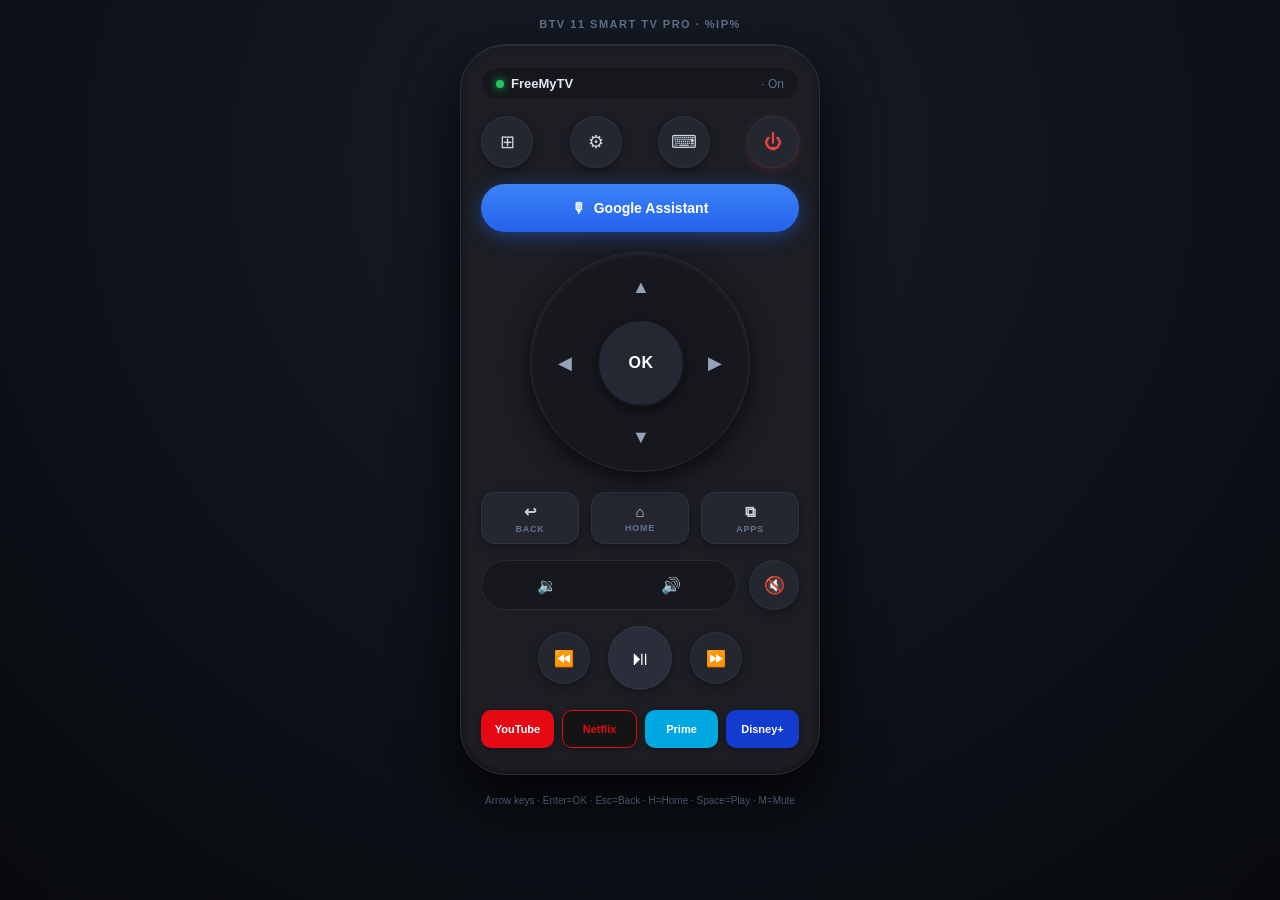
<file: app/assets/remote.html>
<!DOCTYPE html>
<html lang="pt-BR">
<head>
  <meta charset="UTF-8">
  <meta name="viewport" content="width=device-width, initial-scale=1.0, maximum-scale=1.0, user-scalable=no, viewport-fit=cover">
  <title>BTV Smart Remote</title>
  <style>
    :root {
      --bg: #090b0e;
      --remote-bg: #1c1e24;
      --remote-border: #2b2e37;
      --btn-dark: #242730;
      --btn-dark-active: #2f3442;
      --accent-blue: #2563eb;
      --accent-blue-glow: rgba(37, 99, 235, 0.45);
      --red-power: #ef4444;
      --amber: #f59e0b;
      --text-muted: #64748b;
      --text-sub: #94a3b8;
    }
    * {
      box-sizing: border-box;
      margin: 0;
      padding: 0;
      user-select: none;
      -webkit-user-select: none;
      -webkit-touch-callout: none;
      -webkit-tap-highlight-color: transparent;
    }
    body {
      background-color: var(--bg);
      background-image: radial-gradient(circle at 50% 18%, #161c27 0%, #080a0e 100%);
      color: #fff;
      font-family: -apple-system, BlinkMacSystemFont, "SF Pro Display", "Segoe UI", Roboto, sans-serif;
      min-height: 100vh;
      display: flex;
      flex-direction: column;
      align-items: center;
      justify-content: flex-start;
      padding: 18px 12px 30px;
      overflow-x: hidden;
    }
    .top-device-title {
      font-size: 11px;
      font-weight: 700;
      letter-spacing: 1.5px;
      color: var(--text-muted);
      text-transform: uppercase;
      margin-bottom: 14px;
      text-align: center;
    }
    .remote-case {
      width: 100%;
      max-width: 360px;
      background: var(--remote-bg);
      border-radius: 46px;
      border: 1px solid var(--remote-border);
      box-shadow: 0 25px 60px rgba(0,0,0,0.85), inset 0 1px 1px rgba(255,255,255,0.08), inset 0 -2px 6px rgba(0,0,0,0.5);
      padding: 22px 20px 26px;
      display: flex;
      flex-direction: column;
      align-items: center;
      gap: 16px;
    }
    /* Status Capsule */
    .status-capsule {
      width: 100%;
      background: #15171c;
      border-radius: 20px;
      padding: 8px 14px;
      display: flex;
      align-items: center;
      justify-content: space-between;
      border: 1px solid rgba(255,255,255,0.04);
    }
    .status-left {
      display: flex;
      align-items: center;
      gap: 7px;
      font-size: 13px;
      font-weight: 600;
      color: #e2e8f0;
    }
    .status-dot {
      width: 8px;
      height: 8px;
      background: #22c55e;
      border-radius: 50%;
      box-shadow: 0 0 8px #22c55e;
    }
    .status-right {
      font-size: 12px;
      color: #64748b;
      font-weight: 500;
    }
    /* Button base styles */
    .btn {
      background: var(--btn-dark);
      border: 1px solid rgba(255,255,255,0.05);
      border-radius: 50%;
      color: #cbd5e1;
      display: flex;
      flex-direction: column;
      align-items: center;
      justify-content: center;
      cursor: pointer;
      outline: none;
      transition: transform 0.08s ease, background 0.08s ease, filter 0.08s ease;
      box-shadow: 0 3px 8px rgba(0,0,0,0.35);
    }
    .btn:active {
      transform: scale(0.92);
      filter: brightness(1.25);
      background: var(--btn-dark-active);
    }
    /* Utility 4 Row */
    .util-row {
      display: flex;
      justify-content: space-between;
      width: 100%;
      gap: 10px;
    }
    .btn-circle {
      width: 52px;
      height: 52px;
      font-size: 18px;
    }
    .btn-power {
      color: var(--red-power);
      box-shadow: 0 2px 10px rgba(239, 68, 68, 0.2);
    }
    /* Assistant Capsule Button */
    .btn-assistant {
      width: 100%;
      height: 48px;
      border-radius: 24px;
      background: linear-gradient(180deg, #3b82f6 0%, #2563eb 100%);
      border: none;
      color: #fff;
      font-size: 14px;
      font-weight: 700;
      display: flex;
      align-items: center;
      justify-content: center;
      gap: 8px;
      box-shadow: 0 4px 18px var(--accent-blue-glow);
    }
    .btn-assistant:active {
      transform: scale(0.96);
      filter: brightness(1.15);
    }
    /* D-Pad */
    .dpad-track {
      position: relative;
      width: 220px;
      height: 220px;
      background: #17181e;
      border-radius: 50%;
      box-shadow: 0 8px 24px rgba(0,0,0,0.65), inset 0 2px 5px rgba(255,255,255,0.06);
      border: 1px solid #282a34;
      margin: 4px 0;
    }
    .dpad-arrow {
      position: absolute;
      background: transparent;
      border: none;
      color: #94a3b8;
      font-size: 18px;
      display: flex;
      align-items: center;
      justify-content: center;
      cursor: pointer;
      transition: color 0.1s, transform 0.08s;
    }
    .dpad-arrow:active {
      color: #38bdf8;
      transform: scale(0.90);
    }
    .dpad-up    { top: 4px; left: 60px; width: 100px; height: 60px; }
    .dpad-down  { bottom: 4px; left: 60px; width: 100px; height: 60px; }
    .dpad-left  { top: 60px; left: 4px; width: 60px; height: 100px; }
    .dpad-right { top: 60px; right: 4px; width: 60px; height: 100px; }
    .dpad-center-ok {
      position: absolute;
      top: 66px;
      left: 66px;
      width: 88px;
      height: 88px;
      border-radius: 50%;
      background: #252832;
      border: 2px solid #14151b;
      color: #fff;
      font-size: 16px;
      font-weight: 800;
      letter-spacing: 0.5px;
      display: flex;
      align-items: center;
      justify-content: center;
      cursor: pointer;
      box-shadow: 0 4px 12px rgba(0,0,0,0.5);
      transition: transform 0.08s, background 0.08s;
    }
    .dpad-center-ok:active {
      transform: scale(0.93);
      background: #1d4ed8;
    }
    /* Nav Row */
    .nav-row {
      display: flex;
      width: 100%;
      gap: 12px;
    }
    .btn-nav {
      flex: 1;
      height: 52px;
      border-radius: 14px;
      font-size: 15px;
      font-weight: 600;
      gap: 3px;
    }
    .btn-nav span.sub {
      font-size: 9px;
      letter-spacing: 0.8px;
      color: var(--text-muted);
      font-weight: 700;
      text-transform: uppercase;
    }
    /* Volume & Mute Row */
    .vol-row {
      display: flex;
      width: 100%;
      gap: 12px;
      align-items: center;
    }
    .vol-pill {
      flex: 1;
      height: 50px;
      background: #17181e;
      border-radius: 25px;
      border: 1px solid #282a34;
      display: flex;
      padding: 3px;
    }
    .vol-sub-btn {
      flex: 1;
      background: transparent;
      border: none;
      color: #cbd5e1;
      font-size: 16px;
      display: flex;
      align-items: center;
      justify-content: center;
      border-radius: 22px;
      cursor: pointer;
      transition: background 0.1s, transform 0.08s;
    }
    .vol-sub-btn:active {
      background: #282b36;
      transform: scale(0.94);
    }
    .btn-mute {
      width: 50px;
      height: 50px;
      font-size: 17px;
      color: #ef4444;
    }
    /* Playback Row */
    .media-row {
      display: flex;
      width: 100%;
      justify-content: center;
      align-items: center;
      gap: 18px;
    }
    .btn-media {
      width: 52px;
      height: 52px;
      font-size: 16px;
      color: var(--amber);
    }
    .btn-play-pause {
      width: 64px;
      height: 64px;
      font-size: 20px;
      color: #fff;
      background: #2a2e3a;
    }
    /* Streaming Shortcuts Row */
    .stream-row {
      display: flex;
      width: 100%;
      gap: 8px;
      margin-top: 4px;
    }
    .stream-btn {
      flex: 1;
      height: 38px;
      border-radius: 10px;
      border: none;
      color: #fff;
      font-size: 11px;
      font-weight: 800;
      display: flex;
      align-items: center;
      justify-content: center;
      cursor: pointer;
      transition: transform 0.08s, filter 0.08s;
      box-shadow: 0 2px 6px rgba(0,0,0,0.3);
    }
    .stream-btn:active {
      transform: scale(0.94);
      filter: brightness(1.2);
    }
    .btn-yt { background: #e50914; }
    .btn-nf { background: #141414; border: 1px solid #e50914; color: #e50914; }
    .btn-pv { background: #00a8e1; }
    .btn-dp { background: #113ccf; }
    /* Keyboard Shortcuts Footer */
    .footer-hints {
      margin-top: 18px;
      font-size: 10px;
      color: #475569;
      text-align: center;
      max-width: 340px;
      line-height: 1.5;
    }
  </style>
</head>
<body>
  <div class="top-device-title">BTV 11 SMART TV PRO &middot; %IP%</div>

  <div class="remote-case">
    <!-- Status -->
    <div class="status-capsule">
      <div class="status-left">
        <span class="status-dot"></span>
        <span id="activeApp">FreeMyTV</span>
      </div>
      <div class="status-right">&middot; On</div>
    </div>

    <!-- 4 Circles (Grid, Settings, Keyboard, Power) -->
    <div class="util-row">
      <button class="btn btn-circle" onclick="send('menu')" title="Menu / Opções">⊞</button>
      <button class="btn btn-circle" onclick="send('settings')" title="Ajustes">⚙</button>
      <button class="btn btn-circle" onclick="typeText()" title="Digitar Texto">⌨</button>
      <button class="btn btn-circle btn-power" onclick="send('power')" title="Power">⏻</button>
    </div>

    <!-- Google Assistant -->
    <button class="btn-assistant" onclick="send('assistant')">
      <span>🎙</span> Google Assistant
    </button>

    <!-- D-Pad -->
    <div class="dpad-track">
      <button class="dpad-arrow dpad-up" onclick="send('up')">▲</button>
      <button class="dpad-arrow dpad-down" onclick="send('down')">▼</button>
      <button class="dpad-arrow dpad-left" onclick="send('left')">◀</button>
      <button class="dpad-arrow dpad-right" onclick="send('right')">▶</button>
      <button class="dpad-center-ok" onclick="send('ok')">OK</button>
    </div>

    <!-- Navigation Row -->
    <div class="nav-row">
      <button class="btn btn-nav" onclick="send('back')">
        <span>↩</span>
        <span class="sub">BACK</span>
      </button>
      <button class="btn btn-nav" onclick="send('home')">
        <span>⌂</span>
        <span class="sub">HOME</span>
      </button>
      <button class="btn btn-nav" onclick="send('apps')">
        <span>⧉</span>
        <span class="sub">APPS</span>
      </button>
    </div>

    <!-- Volume & Mute -->
    <div class="vol-row">
      <div class="vol-pill">
        <button class="vol-sub-btn" onclick="send('voldown')">🔉</button>
        <button class="vol-sub-btn" onclick="send('volup')">🔊</button>
      </div>
      <button class="btn btn-mute" onclick="send('mute')">🔇</button>
    </div>

    <!-- Media Controls -->
    <div class="media-row">
      <button class="btn btn-media" onclick="send('rewind')">⏪</button>
      <button class="btn btn-play-pause" onclick="send('play')">⏯</button>
      <button class="btn btn-media" onclick="send('forward')">⏩</button>
    </div>

    <!-- Streaming Shortcuts -->
    <div class="stream-row">
      <button class="stream-btn btn-yt" onclick="openApp('youtube')">YouTube</button>
      <button class="stream-btn btn-nf" onclick="openApp('netflix')">Netflix</button>
      <button class="stream-btn btn-pv" onclick="openApp('prime')">Prime</button>
      <button class="stream-btn btn-dp" onclick="openApp('disney')">Disney+</button>
    </div>
  </div>

  <div class="footer-hints">
    Arrow keys &middot; Enter=OK &middot; Esc=Back &middot; H=Home &middot; Space=Play &middot; M=Mute
  </div>

  <script>
    // AudioContext Synthetic Tactile Click for iOS Safari & Android
    const AudioCtx = window.AudioContext || window.webkitAudioContext;
    let audioCtx = null;

    function haptic() {
      // 1. Native Vibration for Android
      if (navigator.vibrate) {
        try { navigator.vibrate(20); } catch(e){}
      }
      // 2. Synthetic Tactile Click via Web Audio for iOS
      try {
        if (!audioCtx) audioCtx = new AudioCtx();
        if (audioCtx.state === 'suspended') audioCtx.resume();
        const osc = audioCtx.createOscillator();
        const gain = audioCtx.createGain();
        osc.type = 'sine';
        // Mechanical click waveform: rapid pitch drop 180Hz -> 40Hz in 12ms
        osc.frequency.setValueAtTime(180, audioCtx.currentTime);
        osc.frequency.exponentialRampToValueAtTime(40, audioCtx.currentTime + 0.012);
        gain.gain.setValueAtTime(0.35, audioCtx.currentTime);
        gain.gain.exponentialRampToValueAtTime(0.001, audioCtx.currentTime + 0.012);
        osc.connect(gain);
        gain.connect(audioCtx.destination);
        osc.start();
        osc.stop(audioCtx.currentTime + 0.015);
      } catch(e){}
    }

    function send(k) {
      haptic();
      fetch('/key/' + k, { method: 'POST' }).catch(()=>{});
    }

    function openApp(app) {
      haptic();
      fetch('/app/' + app, { method: 'POST' }).catch(()=>{});
    }

    function typeText() {
      haptic();
      const txt = prompt('Digitar texto na BTV:');
      if (txt) {
        fetch('/text', {
          method: 'POST',
          headers: { 'Content-Type': 'application/json' },
          body: JSON.stringify({ text: txt })
        }).catch(()=>{});
      }
    }

    // Physical keyboard support for desktop/tablet
    window.addEventListener('keydown', (e) => {
      switch (e.key) {
        case 'ArrowUp': send('up'); break;
        case 'ArrowDown': send('down'); break;
        case 'ArrowLeft': send('left'); break;
        case 'ArrowRight': send('right'); break;
        case 'Enter': send('ok'); break;
        case 'Escape': send('back'); break;
        case 'h': case 'H': send('home'); break;
        case 'm': case 'M': send('mute'); break;
        case ' ': send('play'); e.preventDefault(); break;
      }
    });
  </script>
</body>
</html>
</file>
<file: docs/styles.css>
@font-face {
  font-family: "Inter";
  src: url("assets/fonts/InterVariable.ttf") format("truetype");
  font-weight: 100 900;
  font-display: swap;
}

:root {
  --bg: #f5f5f7;
  --ink: #1d1d1f;
  --ink-2: #3a3a3c;
  --muted: #6e6e73;
  --faint: #8e8e93;
  --line: rgba(0, 0, 0, 0.08);
  --glass: rgba(255, 255, 255, 0.6);
  --glass-2: rgba(255, 255, 255, 0.82);
  --stroke: rgba(255, 255, 255, 0.8);
  --shadow-1: 0 1px 2px rgba(20, 16, 40, 0.05), 0 10px 30px rgba(20, 16, 40, 0.06);
  --shadow-2: 0 2px 8px rgba(20, 16, 40, 0.05), 0 40px 90px -20px rgba(50, 30, 90, 0.22);
  --dusk: linear-gradient(100deg, #ff9f5a 0%, #ff5f9e 50%, #8c7cff 100%);
  --sun: linear-gradient(100deg, #ffb86b 0%, #ff7a59 48%, #ff5fa2 100%);
  --sky: linear-gradient(100deg, #5ac8fa 0%, #7c8cff 55%, #b48cff 100%);
  --mint: linear-gradient(100deg, #30d158 0%, #2fc6a2 50%, #5ac8fa 100%);
  --ease: cubic-bezier(0.16, 1, 0.3, 1);
  --max: 1180px;
  color-scheme: light;
}

*,
*::before,
*::after {
  box-sizing: border-box;
}

html {
  scroll-behavior: smooth;
  -webkit-text-size-adjust: 100%;
}

body {
  margin: 0;
  background: var(--bg);
  color: var(--ink);
  font-family: "Inter", system-ui, -apple-system, "Segoe UI", Roboto, sans-serif;
  font-size: 17px;
  line-height: 1.5;
  -webkit-font-smoothing: antialiased;
  -moz-osx-font-smoothing: grayscale;
  text-rendering: optimizeLegibility;
  overflow-x: hidden;
}

img,
video {
  display: block;
  max-width: 100%;
}

a {
  color: inherit;
}

h1,
h2,
h3,
h4,
p {
  margin: 0;
}

:focus-visible {
  outline: 3px solid #7c8cff;
  outline-offset: 3px;
  border-radius: 8px;
}

/* ---------- Background: soft color fields ---------- */
/* Still on purpose: animating these blurred fields made the browser redo the blur on every frame. */

.sky {
  position: fixed;
  inset: 0;
  z-index: -1;
  overflow: hidden;
  pointer-events: none;
}

.blob {
  position: absolute;
  width: 60vmax;
  height: 60vmax;
  border-radius: 50%;
  filter: blur(90px);
  opacity: 0.5;
}

.b1 {
  left: -18vmax;
  top: -22vmax;
  background: radial-gradient(circle, #ffc9a0 0%, rgba(255, 201, 160, 0) 70%);
}

.b2 {
  right: -20vmax;
  top: 10vmax;
  background: radial-gradient(circle, #d9d2ff 0%, rgba(217, 210, 255, 0) 70%);
}

.b3 {
  left: 20vmax;
  bottom: -30vmax;
  background: radial-gradient(circle, #ffd0e6 0%, rgba(255, 208, 230, 0) 70%);
}

/* ---------- Navigation ---------- */

.nav {
  position: sticky;
  top: 12px;
  z-index: 50;
  display: flex;
  align-items: center;
  gap: 24px;
  max-width: var(--max);
  height: 60px;
  margin: 12px auto 0;
  padding: 0 10px 0 18px;
  border-radius: 999px;
  background: var(--glass);
  border: 1px solid var(--stroke);
  box-shadow: var(--shadow-1);
  backdrop-filter: saturate(180%) blur(22px);
  -webkit-backdrop-filter: saturate(180%) blur(22px);
  transition: box-shadow 0.4s var(--ease), background 0.4s var(--ease);
}

.nav.scrolled {
  background: var(--glass-2);
  box-shadow: 0 1px 2px rgba(20, 16, 40, 0.06), 0 16px 40px rgba(20, 16, 40, 0.1);
}

.brand {
  display: inline-flex;
  align-items: center;
  gap: 10px;
  font-weight: 650;
  font-size: 17px;
  letter-spacing: -0.01em;
  text-decoration: none;
}

.brand img {
  border-radius: 8px;
}

.links {
  display: flex;
  gap: 4px;
  margin-left: auto;
}

.links a {
  padding: 8px 14px;
  border-radius: 999px;
  color: var(--ink-2);
  font-size: 15px;
  font-weight: 500;
  text-decoration: none;
  transition: background 0.25s, color 0.25s;
}

.links a:hover {
  background: rgba(0, 0, 0, 0.05);
  color: var(--ink);
}

/* ---------- Buttons ---------- */

.nav-end {
  display: flex;
  align-items: center;
  gap: 6px;
}

.lang {
  display: grid;
  place-items: center;
  min-width: 44px;
  height: 40px;
  padding: 0 12px;
  border-radius: 999px;
  color: var(--ink-2);
  font-size: 14px;
  font-weight: 600;
  letter-spacing: 0.04em;
  text-decoration: none;
  transition: background 0.25s, color 0.25s;
}

.lang:hover {
  background: rgba(0, 0, 0, 0.05);
  color: var(--ink);
}

.btn {
  display: inline-flex;
  align-items: center;
  justify-content: center;
  gap: 10px;
  height: 54px;
  padding: 0 24px;
  border: 0;
  border-radius: 999px;
  font: inherit;
  font-size: 17px;
  font-weight: 600;
  letter-spacing: -0.01em;
  text-decoration: none;
  cursor: pointer;
  white-space: nowrap;
  transition: transform 0.35s var(--ease), box-shadow 0.35s var(--ease), background 0.35s;
}

.btn:hover {
  transform: translateY(-2px);
}

.btn:active {
  transform: translateY(0) scale(0.98);
}

.btn-dark {
  background: var(--ink);
  color: #fff;
  box-shadow: 0 10px 28px rgba(29, 29, 31, 0.22);
}

.btn-dark:hover {
  box-shadow: 0 16px 36px rgba(29, 29, 31, 0.28);
}

.btn-glass {
  background: var(--glass-2);
  color: var(--ink);
  border: 1px solid rgba(0, 0, 0, 0.06);
  box-shadow: var(--shadow-1);
}

.btn-sm {
  height: 40px;
  padding: 0 16px;
  font-size: 15px;
}

.gh {
  width: 18px;
  height: 18px;
  fill: currentColor;
}

.play {
  position: relative;
  width: 26px;
  height: 26px;
  border-radius: 50%;
  background: var(--dusk);
  flex: none;
}

.play::after {
  content: "";
  position: absolute;
  left: 10px;
  top: 7px;
  border-left: 9px solid #fff;
  border-top: 6px solid transparent;
  border-bottom: 6px solid transparent;
}

/* ---------- Type ---------- */

.kicker {
  font-size: 13px;
  font-weight: 650;
  letter-spacing: 0.16em;
  text-transform: uppercase;
  color: var(--faint);
}

.grad {
  background: var(--dusk);
  -webkit-background-clip: text;
  background-clip: text;
  color: transparent;
  padding: 0 0.04em 0.1em 0;
}

.sub {
  margin-top: 18px;
  font-size: clamp(17px, 1.7vw, 21px);
  line-height: 1.45;
  color: var(--muted);
}

h2 {
  font-size: clamp(38px, 5.4vw, 68px);
  font-weight: 700;
  line-height: 1.03;
  letter-spacing: -0.042em;
  text-wrap: balance;
}

/* ---------- The TV ---------- */

.tv {
  position: relative;
  padding: clamp(5px, 0.7vw, 10px);
  border-radius: clamp(12px, 1.6vw, 22px);
  background: linear-gradient(180deg, #2c2c32 0%, #111114 55%, #0b0b0d 100%);
  box-shadow:
    0 0 0 1px rgba(0, 0, 0, 0.55),
    inset 0 1px 0 rgba(255, 255, 255, 0.12),
    0 50px 100px -30px rgba(40, 24, 80, 0.45),
    0 22px 44px -22px rgba(0, 0, 0, 0.4);
}

.tv .screen {
  position: relative;
  aspect-ratio: 16 / 9;
  overflow: hidden;
  border-radius: clamp(7px, 1vw, 13px);
  background: #e9e9ee;
}

.tv .screen > img,
.tv .screen > video,
.tv .screen > .before-wrap {
  position: absolute;
  inset: 0;
  width: 100%;
  height: 100%;
  object-fit: cover;
}

.tv .screen::after {
  content: "";
  position: absolute;
  inset: 0;
  background: linear-gradient(115deg, rgba(255, 255, 255, 0.14) 0%, rgba(255, 255, 255, 0.03) 30%, rgba(255, 255, 255, 0) 42%);
  pointer-events: none;
}

/* ---------- Hero ---------- */

.hero {
  display: grid;
  grid-template-columns: minmax(0, 0.84fr) minmax(0, 1.16fr);
  align-items: center;
  gap: clamp(32px, 4.5vw, 64px);
  max-width: var(--max);
  margin: 0 auto;
  padding: clamp(56px, 9vw, 120px) 24px 0;
}

.hero h1 {
  margin-top: 18px;
  font-size: clamp(60px, 8.6vw, 124px);
  font-weight: 750;
  line-height: 0.94;
  letter-spacing: -0.052em;
}

.hero .lede {
  margin-top: 26px;
  max-width: 34ch;
  font-size: clamp(18px, 1.9vw, 22px);
  line-height: 1.45;
  color: var(--muted);
}

.cta {
  display: flex;
  flex-wrap: wrap;
  gap: 12px;
  margin-top: 36px;
}

.hero-stage {
  position: relative;
  perspective: 1800px;
}

.hero-stage::before {
  content: "";
  position: absolute;
  inset: -12% -8% -6%;
  z-index: -1;
  border-radius: 50%;
  background:
    radial-gradient(closest-side at 32% 45%, rgba(255, 159, 90, 0.42), rgba(255, 159, 90, 0) 70%),
    radial-gradient(closest-side at 70% 55%, rgba(140, 124, 255, 0.4), rgba(140, 124, 255, 0) 70%),
    radial-gradient(closest-side at 52% 40%, rgba(255, 95, 158, 0.3), rgba(255, 95, 158, 0) 75%);
  filter: blur(30px);
}

.tilt {
  transform: rotateY(var(--ry, -12deg)) rotateX(var(--rx, 4deg));
  transform-style: preserve-3d;
  transition: transform 1.2s var(--ease);
  will-change: transform;
}

.floor {
  position: absolute;
  left: 8%;
  right: 8%;
  bottom: -14%;
  height: 26%;
  border-radius: 50%;
  background: radial-gradient(ellipse at center, rgba(140, 120, 255, 0.28) 0%, rgba(255, 120, 160, 0.12) 40%, rgba(0, 0, 0, 0) 70%);
  filter: blur(18px);
  z-index: -1;
}

.stats {
  grid-column: 1 / -1;
  display: grid;
  grid-template-columns: repeat(4, minmax(0, 1fr));
  gap: 12px;
  margin: clamp(48px, 7vw, 96px) 0 0;
  padding: 0;
  list-style: none;
}

.stats li {
  padding: 22px 24px;
  border-radius: 22px;
  background: var(--glass-2);
  border: 1px solid var(--stroke);
  box-shadow: var(--shadow-1);
}

.stats b {
  display: block;
  font-size: 30px;
  font-weight: 700;
  letter-spacing: -0.035em;
}

.stats span {
  display: block;
  margin-top: 2px;
  font-size: 15px;
  color: var(--muted);
}

/* ---------- Sections ---------- */

.section {
  max-width: var(--max);
  margin: 0 auto;
  padding: clamp(96px, 13vw, 170px) 24px 0;
}

.section .head {
  max-width: 860px;
  margin: 0 auto clamp(40px, 6vw, 72px);
  text-align: center;
}

.section .head h2 {
  margin-top: 14px;
}

/* ---------- Before / after ---------- */

.ba {
  max-width: 960px;
  margin: 0 auto;
  cursor: ew-resize;
  touch-action: pan-y;
  user-select: none;
  -webkit-user-select: none;
}

.ba .before-wrap {
  clip-path: inset(0 calc(100% - var(--x, 50%)) 0 0);
}

.ba .before-wrap img {
  width: 100%;
  height: 100%;
  object-fit: cover;
}

.ba .handle {
  position: absolute;
  top: 0;
  bottom: 0;
  left: var(--x, 50%);
  width: 3px;
  transform: translateX(-50%);
  background: #fff;
  box-shadow: 0 0 22px rgba(255, 255, 255, 0.85);
}

.ba .handle span {
  position: absolute;
  left: 50%;
  top: 50%;
  width: 52px;
  height: 52px;
  border-radius: 50%;
  transform: translate(-50%, -50%);
  background: rgba(255, 255, 255, 0.94);
  box-shadow: 0 10px 28px rgba(0, 0, 0, 0.35);
}

.ba .handle span::before,
.ba .handle span::after {
  content: "";
  position: absolute;
  top: 50%;
  border-top: 7px solid transparent;
  border-bottom: 7px solid transparent;
  transform: translateY(-50%);
}

.ba .handle span::before {
  left: 13px;
  border-right: 9px solid var(--ink);
}

.ba .handle span::after {
  right: 13px;
  border-left: 9px solid var(--ink);
}

.tag {
  position: absolute;
  top: 4%;
  z-index: 2;
  padding: 7px 14px;
  border-radius: 999px;
  font-size: clamp(11px, 1.2vw, 14px);
  font-weight: 600;
}

.tag em {
  font-style: normal;
  opacity: 0.6;
  font-weight: 500;
}

.tag-l {
  left: 3%;
  background: rgba(20, 20, 24, 0.7);
  color: #fff;
}

.tag-r {
  right: 3%;
  background: rgba(255, 255, 255, 0.86);
  color: var(--ink);
}

/* ---------- Features ---------- */

.feature {
  display: grid;
  grid-template-columns: minmax(0, 0.82fr) minmax(0, 1.18fr);
  align-items: center;
  gap: clamp(32px, 6vw, 88px);
  margin-bottom: clamp(88px, 11vw, 150px);
  perspective: 1600px;
}

.feature:last-child {
  margin-bottom: 0;
}

.feature .copy h3 {
  margin-top: 12px;
  font-size: clamp(32px, 3.8vw, 50px);
  font-weight: 700;
  line-height: 1.04;
  letter-spacing: -0.038em;
  text-wrap: balance;
}

.feature .copy p:not(.kicker) {
  margin-top: 18px;
  max-width: 38ch;
  font-size: 19px;
  color: var(--muted);
}

.feature .tv {
  transform: rotateY(-9deg) rotateX(2deg);
  transition: transform 1.1s var(--ease);
}

.feature.flip .copy {
  order: 2;
}

.feature.flip .tv {
  transform: rotateY(9deg) rotateX(2deg);
}

.feature:hover .tv {
  transform: rotateY(0deg) rotateX(0deg);
}

.hud {
  display: inline-flex;
  align-items: center;
  gap: 12px;
  margin-top: 26px;
  padding: 10px 18px;
  border-radius: 999px;
  background: rgba(12, 14, 18, 0.88);
  color: rgba(255, 255, 255, 0.6);
  font-family: ui-monospace, "SF Mono", Menlo, Consolas, monospace;
  font-size: 14px;
  box-shadow: 0 12px 30px rgba(0, 0, 0, 0.18);
}

.hud i {
  width: 9px;
  height: 9px;
  border-radius: 50%;
  background: #30d158;
  box-shadow: 0 0 12px #30d158;
}

.hud b {
  color: #30d158;
  font-weight: 500;
  font-size: 16px;
}

.hud svg {
  width: 100px;
  height: 22px;
}

.hud polyline {
  stroke: #30d158;
  stroke-width: 2;
  stroke-linejoin: round;
}

/* ---------- Sunset (scroll from day to night) ---------- */

.sunset {
  --p: 0;
  position: relative;
  height: 260vh;
  margin-top: clamp(96px, 13vw, 170px);
}

.sunset .sticky {
  position: sticky;
  top: 0;
  height: 100vh;
  min-height: 600px;
  overflow: hidden;
  display: flex;
  flex-direction: column;
  align-items: center;
  justify-content: center;
  gap: clamp(28px, 4vw, 48px);
  padding: 90px 24px 40px;
  background: var(--sunset-bg, var(--bg));
  color: var(--sunset-ink, var(--ink));
}

.sunset .head {
  position: relative;
  z-index: 2;
  max-width: 820px;
  text-align: center;
}

.sunset .kicker {
  color: var(--sunset-faint, var(--faint));
}

.sunset h2 {
  margin-top: 14px;
}

.sunset .w-day {
  opacity: calc(1 - var(--p) * 0.72);
}

.sunset .w-night {
  opacity: calc(0.28 + var(--p) * 0.72);
  background: var(--sky);
  -webkit-background-clip: text;
  background-clip: text;
  color: transparent;
}

.sunset .sub {
  color: var(--sunset-muted, var(--muted));
}

.sunset .tv {
  position: relative;
  z-index: 2;
  width: min(980px, 92vw);
}

.sunset .screen .night {
  opacity: var(--p);
}

.sun,
.moon {
  position: absolute;
  border-radius: 50%;
  pointer-events: none;
}

.sun {
  width: 150px;
  height: 150px;
  left: calc(8% + var(--p) * 30%);
  top: calc(16% + var(--p) * 70%);
  background: radial-gradient(circle, #fff6e3 0%, #ffd38a 42%, #ff9a4a 70%, rgba(255, 140, 70, 0) 72%);
  box-shadow: 0 0 120px 40px rgba(255, 170, 90, 0.45);
  opacity: calc(1 - var(--p) * 1.4);
}

.moon {
  width: 90px;
  height: 90px;
  right: 10%;
  top: calc(64% - var(--p) * 48%);
  box-shadow: inset -26px -8px 0 0 #eef1ff;
  filter: drop-shadow(0 0 26px rgba(190, 200, 255, 0.85));
  transform: rotate(-18deg);
  opacity: calc((var(--p) - 0.45) * 2.2);
}

.stars {
  position: absolute;
  inset: 0;
  opacity: calc((var(--p) - 0.4) * 1.8);
  background-image:
    radial-gradient(1.5px 1.5px at 12% 18%, #fff 50%, transparent 51%),
    radial-gradient(1px 1px at 22% 42%, #fff 50%, transparent 51%),
    radial-gradient(2px 2px at 34% 12%, #fff 50%, transparent 51%),
    radial-gradient(1px 1px at 46% 30%, #fff 50%, transparent 51%),
    radial-gradient(1.5px 1.5px at 58% 8%, #fff 50%, transparent 51%),
    radial-gradient(1px 1px at 66% 36%, #fff 50%, transparent 51%),
    radial-gradient(2px 2px at 78% 20%, #fff 50%, transparent 51%),
    radial-gradient(1px 1px at 88% 44%, #fff 50%, transparent 51%),
    radial-gradient(1.5px 1.5px at 92% 10%, #fff 50%, transparent 51%),
    radial-gradient(1px 1px at 6% 52%, #fff 50%, transparent 51%),
    radial-gradient(1px 1px at 40% 54%, #fff 50%, transparent 51%),
    radial-gradient(1.5px 1.5px at 72% 58%, #fff 50%, transparent 51%);
}

/* ---------- Numbers ---------- */

.cards {
  display: grid;
  grid-template-columns: repeat(3, minmax(0, 1fr));
  gap: 18px;
}

.card {
  padding: clamp(28px, 3vw, 40px);
  border-radius: 30px;
  background: var(--glass-2);
  border: 1px solid var(--stroke);
  box-shadow: var(--shadow-2);
}

.card .big {
  display: block;
  font-size: clamp(66px, 7.4vw, 104px);
  font-weight: 750;
  line-height: 1;
  letter-spacing: -0.06em;
  -webkit-background-clip: text;
  background-clip: text;
  color: transparent;
  padding-bottom: 0.06em;
  font-variant-numeric: tabular-nums;
}

.card .big small {
  margin-left: 6px;
  font-size: 0.34em;
  letter-spacing: -0.02em;
  color: var(--ink);
  -webkit-text-fill-color: var(--ink);
}

.grad-mint {
  background-image: var(--mint);
}

.grad-sky {
  background-image: var(--sky);
}

.grad-sun {
  background-image: var(--sun);
}

.card h4 {
  margin-top: 16px;
  font-size: 22px;
  font-weight: 650;
  letter-spacing: -0.02em;
}

.card p {
  margin-top: 6px;
  color: var(--muted);
}

.bars {
  display: grid;
  gap: 10px;
  margin-top: 14px;
}

.bars div {
  display: grid;
  grid-template-columns: 84px 1fr auto;
  align-items: center;
  gap: 10px;
  font-size: 14px;
  color: var(--muted);
}

.bars i {
  display: block;
  height: 10px;
  border-radius: 5px;
  background: var(--sky);
  width: 0;
  transition: width 1.6s var(--ease) 0.3s;
}

.bars div:first-child i {
  background: linear-gradient(90deg, #c7c7cc, #aeaeb2);
}

.card.in .bars i {
  width: var(--w);
}

.bars em {
  font-style: normal;
  font-weight: 600;
  color: var(--ink);
  font-variant-numeric: tabular-nums;
}

/* ---------- How it works ---------- */

.steps {
  display: grid;
  grid-template-columns: repeat(3, minmax(0, 1fr));
  gap: 18px;
  margin: 0;
  padding: 0;
  list-style: none;
}

.step {
  padding: 34px;
  border-radius: 28px;
  background: var(--glass-2);
  border: 1px solid var(--stroke);
  box-shadow: var(--shadow-1);
}

.num {
  display: grid;
  place-items: center;
  width: 44px;
  height: 44px;
  border-radius: 50%;
  background: var(--dusk);
  color: #fff;
  font-weight: 700;
  font-size: 18px;
  box-shadow: 0 10px 22px rgba(255, 95, 158, 0.3);
}

.step h4 {
  margin-top: 22px;
  font-size: 23px;
  font-weight: 650;
  letter-spacing: -0.025em;
}

.step p {
  margin-top: 10px;
  color: var(--muted);
}

/* ---------- Install ---------- */

.panel {
  max-width: 920px;
  margin: 0 auto;
  padding: clamp(22px, 3.4vw, 44px);
  border-radius: 32px;
  background: var(--glass-2);
  border: 1px solid var(--stroke);
  box-shadow: var(--shadow-2);
}

.tabs {
  display: inline-flex;
  gap: 4px;
  padding: 4px;
  border-radius: 999px;
  background: rgba(0, 0, 0, 0.05);
}

.tabs button {
  height: 40px;
  padding: 0 18px;
  border: 0;
  border-radius: 999px;
  background: transparent;
  color: var(--muted);
  font: inherit;
  font-size: 15px;
  font-weight: 600;
  cursor: pointer;
  transition: background 0.3s, color 0.3s, box-shadow 0.3s;
}

.tabs button[aria-selected="true"] {
  background: #fff;
  color: var(--ink);
  box-shadow: 0 2px 10px rgba(0, 0, 0, 0.08);
}

.howto {
  margin: 28px 0 0;
  padding: 0;
  list-style: none;
  counter-reset: s;
}

.howto > li {
  position: relative;
  padding: 0 0 26px 50px;
  counter-increment: s;
  color: var(--ink-2);
}

.howto > li::before {
  content: counter(s);
  position: absolute;
  left: 0;
  top: -2px;
  display: grid;
  place-items: center;
  width: 32px;
  height: 32px;
  border-radius: 50%;
  background: var(--ink);
  color: #fff;
  font-size: 15px;
  font-weight: 700;
}

.howto em {
  font-style: normal;
  font-weight: 600;
  color: var(--ink);
}

.code {
  display: flex;
  align-items: center;
  gap: 12px;
  margin: 12px 0 8px;
  padding: 12px 12px 12px 18px;
  border-radius: 14px;
  background: #1d1d1f;
  color: #f5f5f7;
}

.code code {
  flex: 1;
  overflow-x: auto;
  white-space: nowrap;
  font-family: ui-monospace, "SF Mono", Menlo, Consolas, monospace;
  font-size: 14.5px;
  scrollbar-width: none;
}

.code.prompt {
  background: linear-gradient(100deg, #2b1f2e, #1f1f2e);
}

.code.prompt code {
  white-space: normal;
  font-family: inherit;
  font-size: 16px;
}

.copy-btn {
  flex: none;
  height: 34px;
  padding: 0 14px;
  border: 0;
  border-radius: 999px;
  background: rgba(255, 255, 255, 0.14);
  color: #fff;
  font: inherit;
  font-size: 13px;
  font-weight: 600;
  cursor: pointer;
  transition: background 0.25s;
}

.copy-btn:hover {
  background: rgba(255, 255, 255, 0.24);
}

.copy-btn.done {
  background: #30d158;
}

/* ---------- Compatibility ---------- */

.chips {
  display: flex;
  flex-wrap: wrap;
  justify-content: center;
  gap: 10px;
  max-width: 900px;
  margin: 0 auto 12px;
}

.chip {
  display: inline-flex;
  align-items: center;
  gap: 8px;
  padding: 10px 16px;
  border-radius: 999px;
  font-size: 15px;
  font-weight: 600;
}

.chip.ok {
  background: rgba(48, 209, 88, 0.13);
  color: #18793a;
}

.chip.ok::before {
  content: "✓";
}

.note {
  max-width: 640px;
  margin: 18px auto 0;
  text-align: center;
  color: var(--muted);
}

/* ---------- FAQ ---------- */

.qs {
  max-width: 860px;
  margin: 0 auto;
  display: grid;
  gap: 10px;
}

.qs details {
  border-radius: 22px;
  background: var(--glass-2);
  border: 1px solid var(--stroke);
  box-shadow: var(--shadow-1);
  overflow: hidden;
}

.qs summary {
  position: relative;
  padding: 22px 64px 22px 26px;
  font-size: 19px;
  font-weight: 600;
  letter-spacing: -0.015em;
  list-style: none;
  cursor: pointer;
}

.qs summary::-webkit-details-marker {
  display: none;
}

.qs summary::after {
  content: "+";
  position: absolute;
  right: 24px;
  top: 50%;
  transform: translateY(-50%);
  font-size: 26px;
  font-weight: 400;
  color: var(--faint);
  transition: transform 0.4s var(--ease);
}

.qs details[open] summary::after {
  transform: translateY(-50%) rotate(45deg);
}

.qs details p {
  padding: 0 26px 24px;
  color: var(--muted);
  font-size: 17px;
}

/* ---------- Final + footer ---------- */

.final {
  max-width: 900px;
  margin: 0 auto;
  padding: clamp(110px, 14vw, 190px) 24px clamp(90px, 10vw, 130px);
  text-align: center;
}

.final h2 {
  font-size: clamp(44px, 6.6vw, 88px);
}

.final .cta {
  justify-content: center;
}

.foot {
  max-width: var(--max);
  margin: 0 auto;
  padding: 36px 24px 56px;
  border-top: 1px solid var(--line);
  color: var(--faint);
  font-size: 14px;
}

.foot .brand {
  margin-bottom: 12px;
  color: var(--ink);
  font-size: 15px;
}

.foot p + p {
  margin-top: 6px;
}

/* ---------- Film ---------- */

.film {
  width: min(1120px, 94vw);
  padding: 0;
  border: 0;
  border-radius: 22px;
  background: #000;
  overflow: hidden;
  box-shadow: 0 40px 120px rgba(0, 0, 0, 0.5);
}

.film::backdrop {
  background: rgba(10, 10, 14, 0.86);
}

.film video {
  width: 100%;
  aspect-ratio: 16 / 9;
}

.film .close {
  position: absolute;
  right: 12px;
  top: 12px;
  z-index: 2;
  width: 40px;
  height: 40px;
  border: 0;
  border-radius: 50%;
  background: rgba(40, 40, 46, 0.72);
  color: #fff;
  font-size: 24px;
  line-height: 1;
  cursor: pointer;
}

/* ---------- Reveal on scroll ---------- */

[data-reveal] {
  opacity: 0;
  transform: translateY(26px);
  filter: blur(10px);
  transition: opacity 1s var(--ease), transform 1s var(--ease), filter 1s var(--ease);
  transition-delay: var(--d, 0s);
}

[data-reveal].in {
  opacity: 1;
  transform: none;
  filter: none;
}

.feature[data-reveal].in .tv {
  transition-delay: 0.1s;
}

/* ---------- Small screens ---------- */

@media (max-width: 900px) {
  .links {
    display: none;
  }

  .nav .nav-end {
    margin-left: auto;
  }

  .hero {
    grid-template-columns: 1fr;
    text-align: center;
  }

  .hero .lede {
    margin-left: auto;
    margin-right: auto;
  }

  .hero .cta {
    justify-content: center;
  }

  .stats {
    grid-template-columns: repeat(2, minmax(0, 1fr));
  }

  .feature,
  .feature.flip {
    grid-template-columns: 1fr;
    text-align: center;
  }

  .feature.flip .copy {
    order: 0;
  }

  .feature .copy p:not(.kicker) {
    margin-left: auto;
    margin-right: auto;
  }

  .feature .tv,
  .feature.flip .tv {
    transform: none;
  }

  .cards,
  .steps {
    grid-template-columns: 1fr;
  }

  .sun {
    width: 96px;
    height: 96px;
  }

  .moon {
    width: 64px;
    height: 64px;
    box-shadow: inset -18px -6px 0 0 #eef1ff;
  }
}

@media (max-width: 680px) {
  .tabs {
    display: grid;
    grid-template-columns: 1fr 1fr;
    border-radius: 24px;
  }

  .tabs button {
    padding: 0 6px;
    font-size: 14px;
    white-space: nowrap;
  }

  /* An odd last tab takes the whole row. */
  .tabs button:last-child:nth-child(odd) {
    grid-column: 1 / -1;
  }
}

@media (max-width: 560px) {
  body {
    font-size: 16px;
  }

  .nav {
    margin: 10px 12px 0;
  }

  .hero,
  .section {
    padding-left: 16px;
    padding-right: 16px;
  }

  .stats {
    gap: 8px;
  }

  .stats li {
    padding: 16px;
  }

  .stats b {
    font-size: 24px;
  }

  .cta .btn {
    width: 100%;
  }

  .tag {
    padding: 5px 10px;
  }

  .tag em {
    display: none;
  }

  .howto > li {
    padding-left: 44px;
  }

  .panel {
    border-radius: 26px;
  }

  .qs summary {
    font-size: 17px;
  }
}

@media (prefers-reduced-motion: reduce) {
  html {
    scroll-behavior: auto;
  }

  [data-reveal] {
    opacity: 1;
    transform: none;
    filter: none;
    transition: none;
  }

  .blob {
    animation: none;
  }

  .tilt,
  .feature .tv {
    transition: none;
  }
}

/* ---------- More ---------- */

.extras .step h4 {
  margin-top: 0;
}

.where {
  display: inline-block;
  margin-top: 16px;
  padding: 5px 12px;
  border-radius: 999px;
  background: rgba(0, 0, 0, 0.05);
  color: var(--muted);
  font-size: 13px;
  font-weight: 600;
}
</file>
